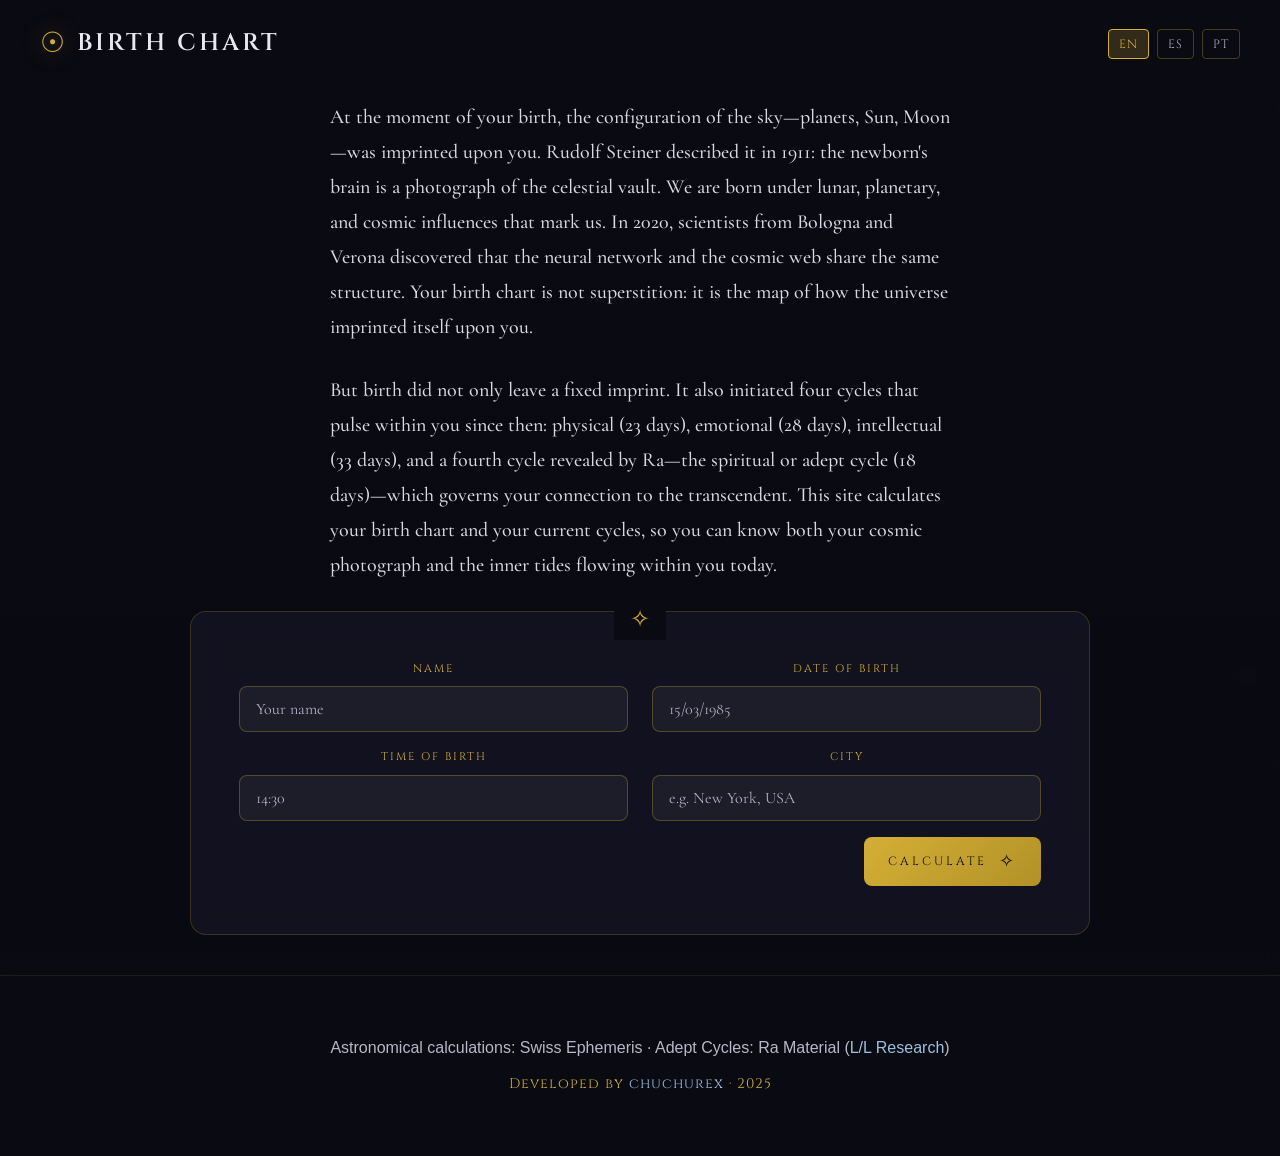
<file: index.html>
<!DOCTYPE html>
<html lang="es">

<head>
    <meta charset="UTF-8">
    <!-- Google Analytics -->
    <script async src="https://www.googletagmanager.com/gtag/js?id=G-T0KJ3RVZ08"></script>
    <script>
        window.dataLayer = window.dataLayer || [];
        function gtag() { dataLayer.push(arguments); }
        gtag('js', new Date());
        gtag('config', 'G-T0KJ3RVZ08');
    </script>
    <meta name="viewport" content="width=device-width, initial-scale=1.0">
    <title>Mapa Natal | Carta Natal Gratis</title>
    <meta name="description" content="Calcula tu carta natal gratis con posiciones planetarias precisas, aspectos, casas y ciclos personales basados en las enseñanzas de Ra. Sin registro, sin costo.">
    <meta name="keywords" content="carta natal, carta astral, horóscopo, astrología, signos zodiacales, ascendente, casas astrológicas, aspectos planetarios, ciclos personales, Ra, Law of One">
    <meta name="author" content="chuchurex">
    <meta name="robots" content="index, follow">
    <link rel="canonical" href="https://mapanatal.org/">
    <link rel="manifest" href="/manifest.webmanifest">
    <meta name="theme-color" content="#d4af37">

    <!-- Open Graph / Facebook -->
    <meta property="og:type" content="website">
    <meta property="og:url" content="https://mapanatal.org/">
    <meta property="og:title" content="Mapa Natal | Carta Natal Gratis">
    <meta property="og:description" content="Calcula tu carta natal gratis con posiciones planetarias precisas, aspectos y ciclos personales. Sin registro, sin costo.">
    <meta property="og:image" content="https://mapanatal.org/share.jpeg">
    <meta property="og:locale" content="es_CL">
    <meta property="og:locale:alternate" content="en_US">
    <meta property="og:locale:alternate" content="pt_BR">

    <!-- Twitter -->
    <meta name="twitter:card" content="summary_large_image">
    <meta name="twitter:url" content="https://mapanatal.org/">
    <meta name="twitter:title" content="Mapa Natal | Carta Natal Gratis">
    <meta name="twitter:description" content="Calcula tu carta natal gratis con posiciones planetarias precisas, aspectos y ciclos personales.">
    <meta name="twitter:image" content="https://mapanatal.org/share.jpeg">

    <!-- Favicon -->
    <link rel="icon" type="image/svg+xml" href="data:image/svg+xml,<svg xmlns='http://www.w3.org/2000/svg' viewBox='0 0 100 100'><text y='.9em' font-size='90'>☉</text></svg>">

    <link rel="preconnect" href="https://fonts.googleapis.com">
    <link rel="preconnect" href="https://fonts.gstatic.com" crossorigin>
    <link href="https://fonts.googleapis.com/css2?family=Cinzel:wght@400;600;700&family=Cormorant+Garamond:ital,wght@0,400;0,500;1,400&display=swap" rel="stylesheet">


    <link rel="stylesheet" href="styles.css?v=1782091375">
    <link rel="stylesheet" href="styles/print.css" media="print">
</head>

<body>
    <!-- Skip Links para accesibilidad -->
    <a href="#birth-form" class="skip-link" data-i18n="a11y.skip_to_form">Saltar al formulario</a>
    <a href="#results" class="skip-link" data-i18n="a11y.skip_to_results">Saltar a resultados</a>

    <div class="stars-container">
        <div class="stars"></div>
        <div class="stars2"></div>
        <div class="stars3"></div>
    </div>

    <header class="header header--expanded" id="calculate" role="banner">
        <div class="header__top">
            <div class="header__logo">
                <span class="header__symbol" aria-hidden="true">☉</span>
                <h1 class="header__title" data-i18n="header.title">Mapa Natal</h1>
            </div>
            <nav class="header__nav hidden" id="results-nav" role="navigation" aria-label="Navegación de resultados" data-i18n-aria="a11y.results_nav">
                <a href="#results" class="header__link" data-i18n="nav.chart">Chart</a>
                <a href="#interpretations" class="header__link" data-i18n="nav.planets">Planets</a>
                <a href="#biorhythms-section" class="header__link" data-i18n="nav.cycles">Personal Cycles</a>
            </nav>
            <div class="lang-selector" role="group" aria-label="Selección de idioma" data-i18n-aria="a11y.lang_selector">
                <button type="button" class="lang-btn" data-lang="en" lang="en" aria-label="English" aria-pressed="false">EN</button>
                <button type="button" class="lang-btn" data-lang="es" lang="es" aria-label="Español" aria-pressed="false">ES</button>
                <button type="button" class="lang-btn" data-lang="pt" lang="pt" aria-label="Português" aria-pressed="false">PT</button>
            </div>
        </div>

        <div class="header__form-container">
            <p class="header__intro" data-i18n="header.intro">En el momento de tu nacimiento, la configuración del cielo —planetas, Sol, Luna— quedó impresa en ti. Rudolf Steiner lo describió en 1911: el cerebro del recién nacido es una fotografía de la bóveda celeste. Nacemos bajo influencias lunares, planetarias y cósmicas que nos marcan. En 2020, científicos de Bolonia y Verona descubrieron que la red neuronal y la red cósmica comparten la misma estructura. Tu carta natal no es superstición: es el mapa de cómo el universo se imprimió en ti.</p>
            <p class="header__intro" data-i18n="header.intro2">Pero el nacimiento no solo dejó una marca fija. También inició cuatro ciclos que pulsan en ti desde entonces: físico (23 días), emocional (28 días), intelectual (33 días) y un cuarto ciclo revelado por Ra —el espiritual o del adepto (18 días)— que gobierna tu conexión con lo trascendente. Este sitio calcula tu carta natal y tus ciclos actuales, para que conozcas tanto tu fotografía cósmica como las mareas internas que fluyen en ti hoy.</p>
            <form id="birth-form" class="birth-form birth-form--compact" role="form" aria-label="Formulario de carta natal" data-i18n-aria="a11y.form_label">
                <div class="form-grid form-grid--inline">
                    <div class="form-group">
                        <label for="name" class="form-label" data-i18n="form.name">Name</label>
                        <input type="text" id="name" name="name" class="form-input" data-i18n-placeholder="form.name_placeholder" placeholder="Your name" required>
                    </div>

                    <div class="form-group">
                        <label for="birth-date" class="form-label" data-i18n="form.date">Date</label>
                        <input type="text" id="birth-date" name="birthDate" class="form-input" data-i18n-placeholder="form.date_placeholder" placeholder="15/03/1985" autocomplete="bday" inputmode="numeric" required>
                    </div>

                    <div class="form-group">
                        <label for="birth-time" class="form-label" data-i18n="form.time">Time</label>
                        <input type="text" id="birth-time" name="birthTime" class="form-input" data-i18n-placeholder="form.time_placeholder" placeholder="14:30" inputmode="numeric" required>
                    </div>

                    <div class="form-group form-group--city">
                        <label for="city" class="form-label" data-i18n="form.city">City</label>
                        <div class="city-autocomplete">
                            <input type="text" id="city" name="city" class="form-input"
                                data-i18n-placeholder="form.city_placeholder" placeholder="e.g. New York, USA"
                                role="combobox" aria-autocomplete="list" aria-expanded="false"
                                aria-controls="city-listbox" autocomplete="off" required>
                            <ul id="city-listbox" class="city-autocomplete__list hidden" role="listbox"></ul>
                        </div>
                    </div>

                    <input type="hidden" id="latitude" name="latitude" value="">
                    <input type="hidden" id="longitude" name="longitude" value="">

                    <div class="form-group form-group--btn">
                        <button type="submit" class="btn btn--primary" id="calculate-btn">
                            <span class="btn__text" data-i18n="form.calculate">Calculate</span>
                            <span class="btn__icon" aria-hidden="true">✧</span>
                        </button>
                    </div>
                </div>
            </form>
        </div>
    </header>

    <div id="loader" class="loader hidden" role="status" aria-live="polite" aria-label="Cargando" data-i18n-aria="a11y.loading">
        <div class="loader__spinner">
            <div class="loader__ring"></div>
            <span class="loader__text" data-i18n="loader.text">Consulting the stars...</span>
        </div>
    </div>

    <main id="results" class="results hidden" role="main" aria-label="Resultados de la carta natal" data-i18n-aria="a11y.main_label">
        <div class="container">
            <div class="results__header">
                <div class="results__actions">
                    <button type="button" id="share-btn" class="btn btn--share">
                        <span class="btn__icon" aria-hidden="true">🔗</span>
                        <span class="btn__text" data-i18n="results.share">Share</span>
                    </button>
                    <button type="button" id="pdf-btn" class="btn btn--pdf">
                        <span class="btn__icon" aria-hidden="true">📄</span>
                        <span class="btn__text" data-i18n="results.pdf">PDF</span>
                    </button>
                </div>
                <h2 class="results__name" id="result-name" data-i18n="results.title">Your Natal Chart</h2>
                <div class="big-three">
                    <div class="big-three__item">
                        <span class="big-three__symbol" aria-hidden="true">☉</span>
                        <span class="big-three__label" data-i18n="results.sun">Sun</span>
                        <span class="big-three__sign" id="sun-sign">--</span>
                    </div>
                    <div class="big-three__item">
                        <span class="big-three__symbol" aria-hidden="true">☽</span>
                        <span class="big-three__label" data-i18n="results.moon">Moon</span>
                        <span class="big-three__sign" id="moon-sign">--</span>
                    </div>
                    <div class="big-three__item">
                        <span class="big-three__symbol" aria-hidden="true">↑</span>
                        <span class="big-three__label" data-i18n="results.ascendant">Ascendant</span>
                        <span class="big-three__sign" id="ascendant">--</span>
                    </div>
                </div>
            </div>

            <div class="summary-section">
                <h3 class="section-title" data-i18n="results.summary">Chart Summary</h3>
                <div id="summary-container"></div>
            </div>

            <div class="chart-container">
                <div id="chart" class="chart"></div>
            </div>

            <div class="planets-table" id="interpretations">
                <h3 class="section-title" data-i18n="results.positions">Planetary Positions</h3>
                <div class="planets-grid" id="planets-grid"></div>
            </div>

            <div class="interpretations interpretations--balance">
                <h3 class="section-title" data-i18n="results.balance">Energy Balance</h3>
                <p class="section-subtitle" data-i18n="results.balance_sub">The distribution of elements and modalities in your chart</p>
                <div id="element-modality-container"></div>
            </div>

            <div class="interpretations">
                <h3 class="section-title" data-i18n="results.essence">Your Essence: Sun, Moon and Ascendant</h3>

                <article class="interpretation-card" id="sun-interpretation">
                    <header class="interpretation-card__header">
                        <span class="interpretation-card__symbol" aria-hidden="true">☉</span>
                        <h4 class="interpretation-card__title" data-i18n="results.your_sun">Your Sun</h4>
                    </header>
                    <p class="interpretation-card__text"></p>
                </article>

                <article class="interpretation-card" id="moon-interpretation">
                    <header class="interpretation-card__header">
                        <span class="interpretation-card__symbol" aria-hidden="true">☽</span>
                        <h4 class="interpretation-card__title" data-i18n="results.your_moon">Your Moon</h4>
                    </header>
                    <p class="interpretation-card__text"></p>
                </article>

                <article class="interpretation-card" id="asc-interpretation">
                    <header class="interpretation-card__header">
                        <span class="interpretation-card__symbol" aria-hidden="true">↑</span>
                        <h4 class="interpretation-card__title" data-i18n="results.your_asc">Your Ascendant</h4>
                    </header>
                    <p class="interpretation-card__text"></p>
                </article>
            </div>

            <div class="interpretations interpretations--planets hidden" id="planets-houses-section">
                <h3 class="section-title" data-i18n="results.houses">Planets in Houses</h3>
                <div id="planets-interpretations" class="planets-interpretations-grid"></div>
            </div>

            <div class="interpretations interpretations--aspects hidden" id="aspects-section">
                <h3 class="section-title" data-i18n="results.aspects">Planetary Aspects</h3>
                <p class="section-subtitle" data-i18n="results.aspects_sub">The relationships between your planets reveal inner dynamics</p>
                <div id="aspects-interpretations" class="aspects-interpretations-grid"></div>
            </div>

            <div class="interpretations interpretations--biorhythms" id="biorhythms-section">
                <h3 class="section-title" data-i18n="results.cycles">Personal Cycles</h3>
                <p class="section-subtitle" data-i18n="results.cycles_sub">The rhythms of being according to Ra's teachings</p>
                <p class="cycles-explanation" data-i18n="results.cycles_explanation">Los tres primeros ciclos fueron propuestos en Occidente entre finales del siglo XIX y los años 1920 por Wilhelm Fliess, Hermann Swoboda y Alfred Teltscher. Aunque populares en los años 70, los estudios científicos no han logrado validarlos de forma concluyente. El cuarto ciclo —el espiritual de 18 días— proviene exclusivamente del Material Ra. Más que predicciones, estos ciclos son una herramienta de auto-observación: un marco para notar patrones en tu energía, ánimo, claridad mental y apertura espiritual. Puedes usarlos para elegir días favorables para esfuerzo físico, conversaciones importantes, decisiones complejas o práctica meditativa. Ra mismo los relativiza: "son interesantes pero no críticos". No determinan nada. Simplemente iluminan.</p>
                <div id="biorhythms-container"></div>
            </div>
        </div>
    </main>

    <footer class="footer" role="contentinfo">
        <div class="container">
            <p class="footer__text">
                <span data-i18n="footer.calculations">Astronomical calculations: Swiss Ephemeris</span> ·
                <span>Adept Cycles: Ra Material (<a href="https://llresearch.org" target="_blank" rel="noopener" class="footer__link" data-i18n="footer.llresearch">L/L Research</a>)</span>
            </p>
            <p class="footer__credits">
                <span data-i18n="footer.developed">Desarrollado por</span> <a href="https://chuchurex.cl" target="_blank" rel="noopener" class="footer__link">chuchurex</a> · 2025
            </p>
        </div>
    </footer>

    <script src="app.js?v=1782091375"></script>
</body>

</html>
</file>
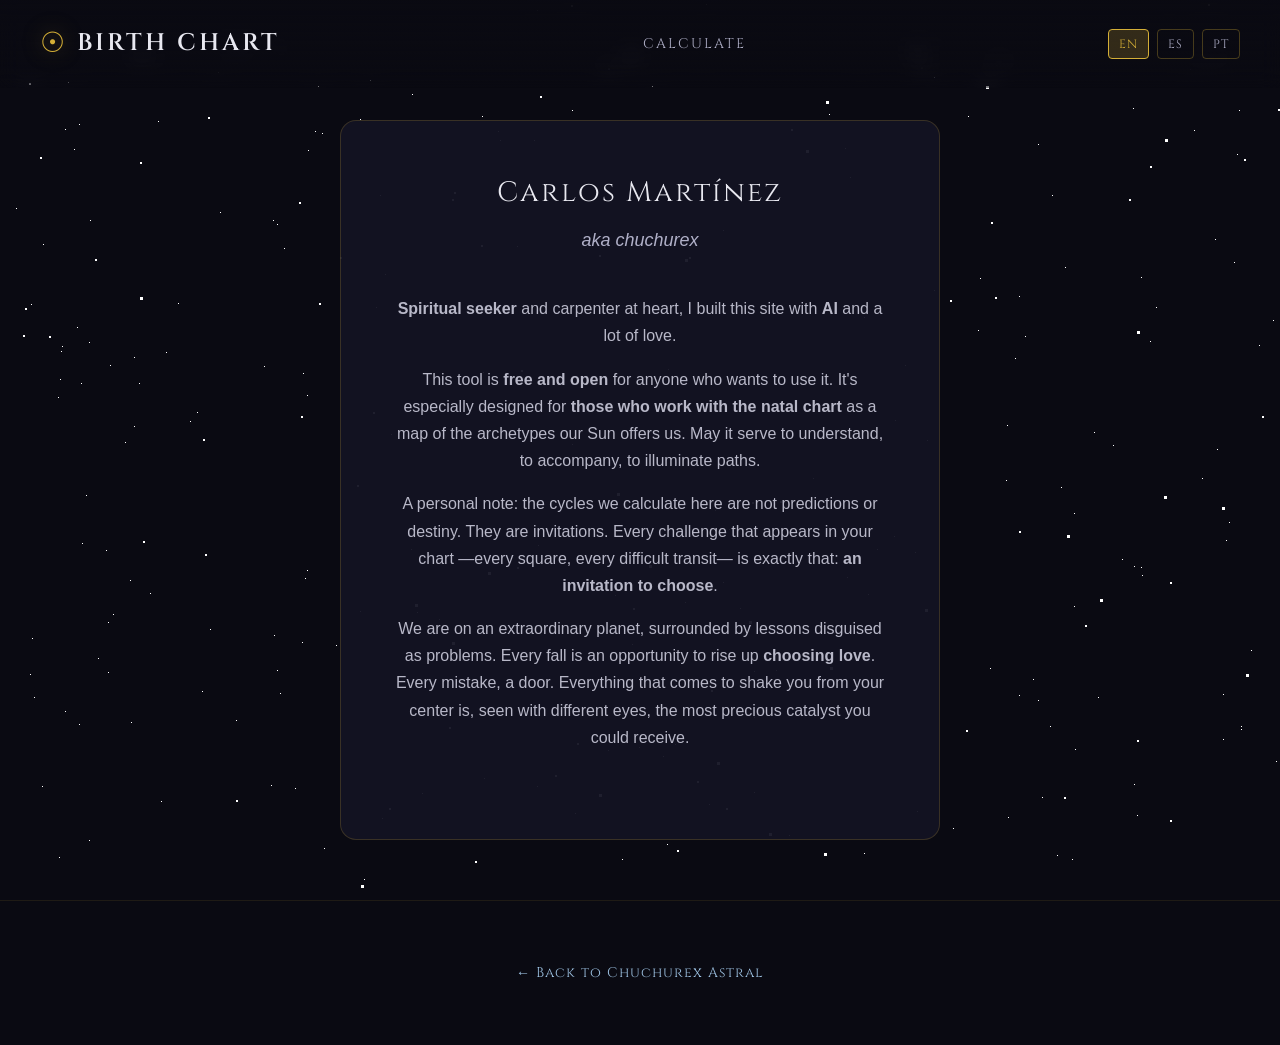
<file: about/index.html>
<!DOCTYPE html>
<html lang="en">
<head>
    <meta charset="UTF-8">
    <!-- Google Analytics -->
    <script async src="https://www.googletagmanager.com/gtag/js?id=G-T0KJ3RVZ08"></script>
    <script>
      window.dataLayer = window.dataLayer || [];
      function gtag(){dataLayer.push(arguments);}
      gtag('js', new Date());
      gtag('config', 'G-T0KJ3RVZ08');
    </script>
    <meta name="viewport" content="width=device-width, initial-scale=1.0">
    <title>About chuchurex | Mapa Natal</title>
    <meta name="description" content="Conoce al creador de Mapa Natal. Un regalo gratuito para explorar tu carta natal y ciclos personales.">
    <meta name="author" content="chuchurex">
    <meta name="robots" content="index, follow">
    <link rel="canonical" href="https://mapanatal.org/about/">

    <!-- Open Graph -->
    <meta property="og:type" content="profile">
    <meta property="og:url" content="https://mapanatal.org/about/">
    <meta property="og:title" content="About chuchurex | Mapa Natal">
    <meta property="og:description" content="Conoce al creador de Mapa Natal. Un regalo gratuito para explorar tu carta natal.">
    <meta property="og:image" content="https://mapanatal.org/share.jpeg">

    <!-- Favicon -->
    <link rel="icon" type="image/svg+xml" href="data:image/svg+xml,<svg xmlns='http://www.w3.org/2000/svg' viewBox='0 0 100 100'><text y='.9em' font-size='90'>☉</text></svg>">

    <link rel="preconnect" href="https://fonts.googleapis.com">
    <link rel="preconnect" href="https://fonts.gstatic.com" crossorigin>
    <link href="https://fonts.googleapis.com/css2?family=Cinzel:wght@400;600;700&family=Cormorant+Garamond:ital,wght@0,400;0,500;1,400&display=swap" rel="stylesheet">

    <link rel="stylesheet" href="/styles.css?v=1782091375">
</head>
<body>
    <div class="stars-container">
        <div class="stars"></div>
        <div class="stars2"></div>
        <div class="stars3"></div>
    </div>

    <header class="header">
        <div class="header__logo">
            <a href="/" style="text-decoration: none; display: flex; align-items: center; gap: 12px;">
                <span class="header__symbol" aria-hidden="true">☉</span>
                <h1 class="header__title" data-i18n="header.title">Mapa Natal</h1>
            </a>
        </div>
        <nav class="header__nav">
            <a href="/" class="header__link" data-i18n="nav.calculate">Calculate</a>
        </nav>
        <div class="lang-selector" role="group" aria-label="Selección de idioma" data-i18n-aria="a11y.lang_selector">
            <button type="button" class="lang-btn" data-lang="en" lang="en" aria-label="English" aria-pressed="false">EN</button>
            <button type="button" class="lang-btn" data-lang="es" lang="es" aria-label="Español" aria-pressed="false">ES</button>
            <button type="button" class="lang-btn" data-lang="pt" lang="pt" aria-label="Português" aria-pressed="false">PT</button>
        </div>
    </header>

    <main class="about">
        <div class="container">
            <div class="about__content">
                <div class="about__header">
                    <h2 class="about__name" data-i18n="about.name">Carlos Martínez</h2>
                    <p class="about__aka" data-i18n="about.aka">aka chuchurex</p>
                </div>

                <div class="about__bio">
                    <p data-i18n="about.bio1" data-i18n-html="true">This site was born from cosmic curiosity and the teachings of Ra.</p>
                </div>
            </div>
        </div>
    </main>

    <footer class="footer">
        <div class="container">
            <p class="footer__credits">
                <a href="/" class="footer__link" data-i18n="about.back">← Back to Natal Chart</a>
            </p>
        </div>
    </footer>

    <script src="/app.js?v=1782091375"></script>
</body>
</html>
</file>
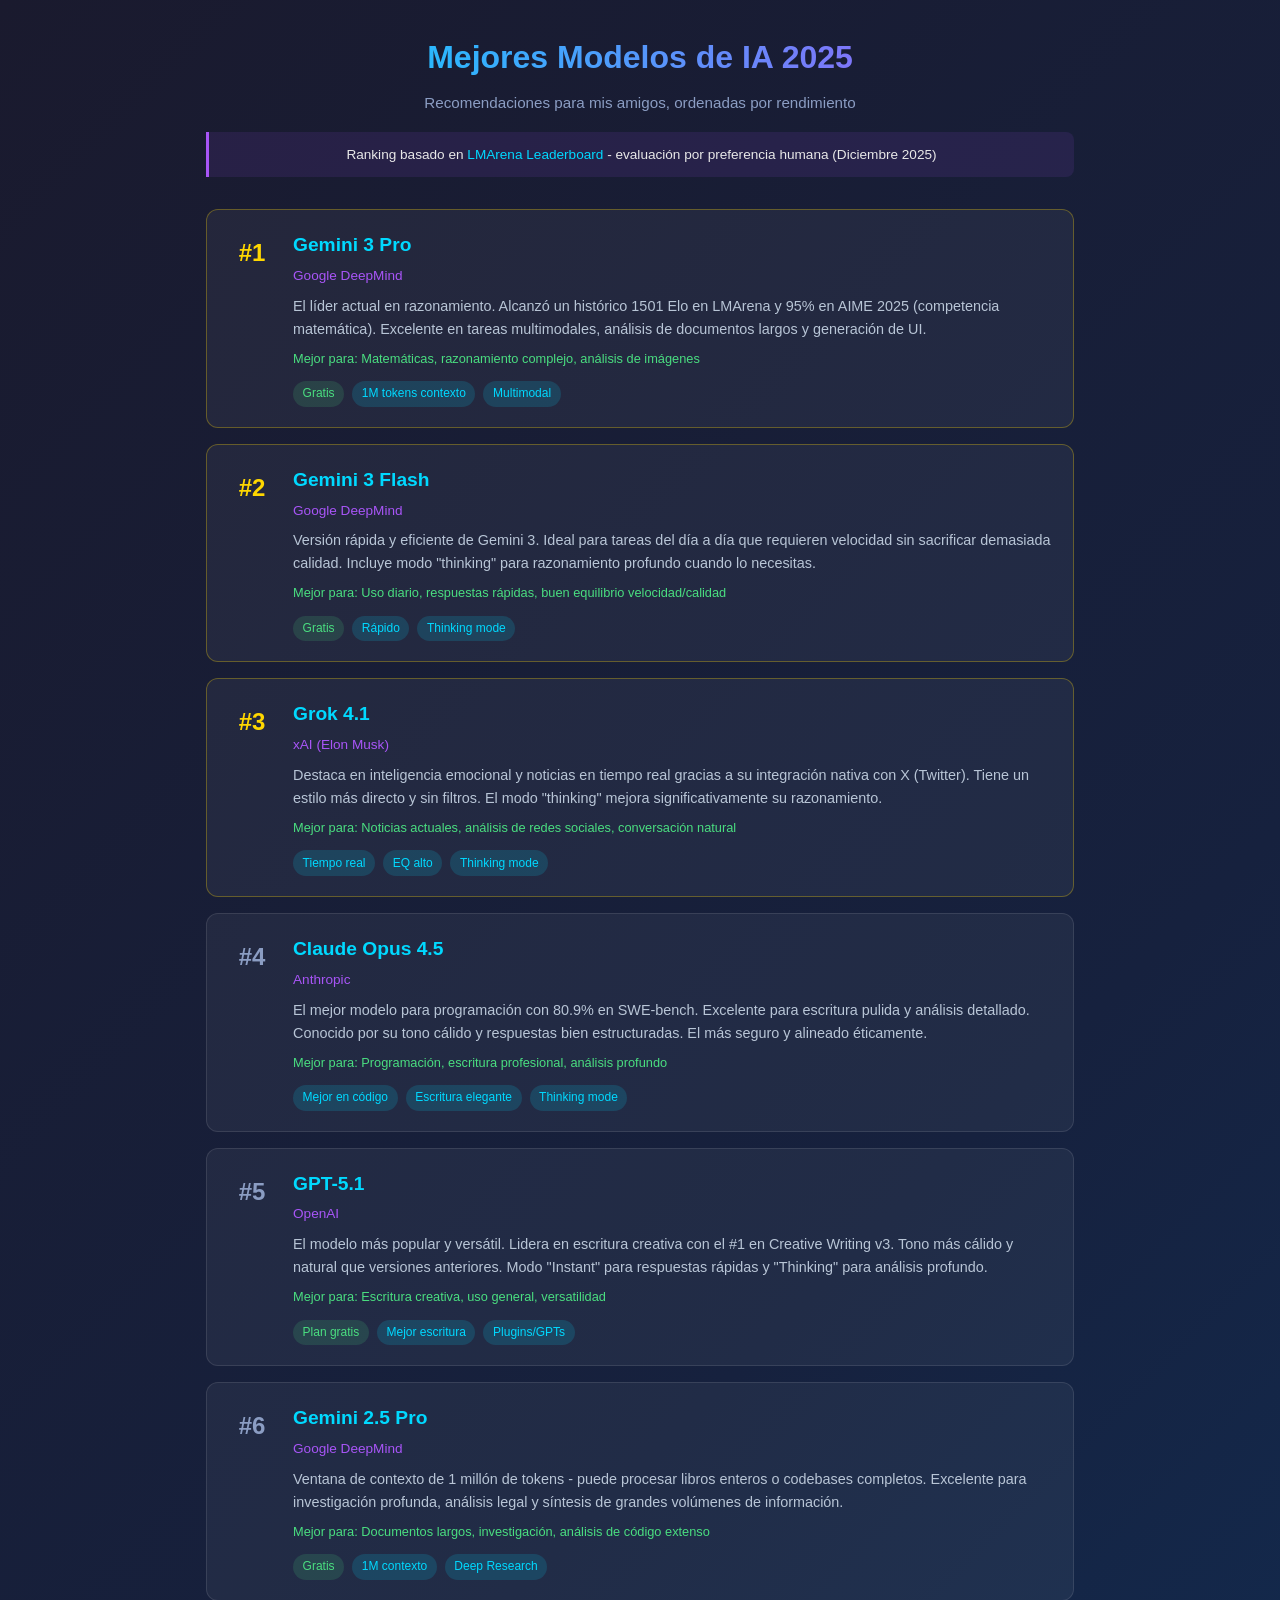
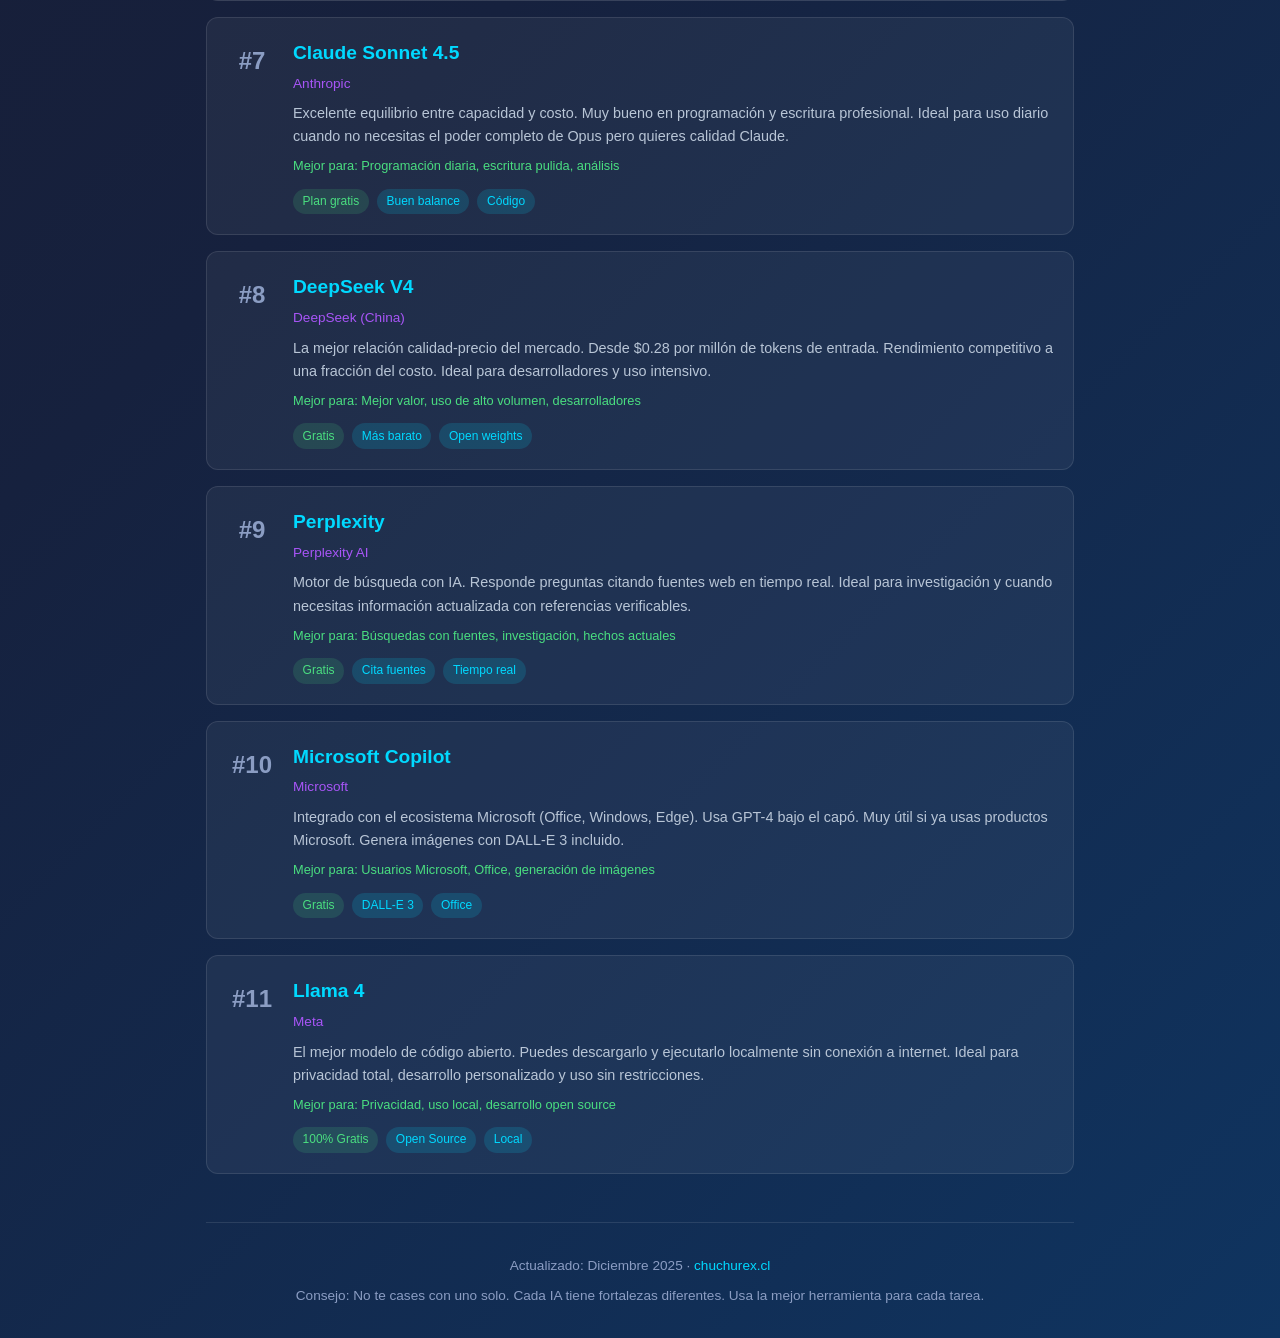
<file: modelos-de-ia/index.html>
<!DOCTYPE html>
<html lang="es">
<head>
    <meta charset="UTF-8">
    <meta name="viewport" content="width=device-width, initial-scale=1.0">
    <title>Mejores Modelos de IA 2025 - Recomendaciones</title>
    <style>
        * {
            margin: 0;
            padding: 0;
            box-sizing: border-box;
        }

        body {
            font-family: -apple-system, BlinkMacSystemFont, 'Segoe UI', Roboto, Oxygen, Ubuntu, sans-serif;
            background: linear-gradient(135deg, #1a1a2e 0%, #16213e 50%, #0f3460 100%);
            min-height: 100vh;
            color: #e8e8e8;
            line-height: 1.6;
        }

        .container {
            max-width: 900px;
            margin: 0 auto;
            padding: 2rem 1rem;
        }

        header {
            text-align: center;
            margin-bottom: 2rem;
        }

        h1 {
            font-size: 2rem;
            margin-bottom: 0.5rem;
            background: linear-gradient(90deg, #00d9ff, #a855f7);
            -webkit-background-clip: text;
            -webkit-text-fill-color: transparent;
            background-clip: text;
        }

        .subtitle {
            color: #8b9dc3;
            font-size: 0.95rem;
        }

        .ranking-source {
            margin-top: 1rem;
            padding: 0.75rem 1rem;
            background: rgba(168, 85, 247, 0.1);
            border-left: 3px solid #a855f7;
            border-radius: 0 8px 8px 0;
            font-size: 0.85rem;
        }

        .ranking-source a {
            color: #00d9ff;
            text-decoration: none;
        }

        .ranking-source a:hover {
            text-decoration: underline;
        }

        .models-list {
            display: flex;
            flex-direction: column;
            gap: 1rem;
        }

        .model-card {
            background: rgba(255, 255, 255, 0.05);
            border: 1px solid rgba(255, 255, 255, 0.1);
            border-radius: 12px;
            padding: 1.25rem;
            transition: transform 0.2s, box-shadow 0.2s;
            display: grid;
            grid-template-columns: 50px 1fr;
            gap: 1rem;
            align-items: start;
        }

        .model-card:hover {
            transform: translateY(-2px);
            box-shadow: 0 8px 25px rgba(0, 217, 255, 0.15);
            border-color: rgba(0, 217, 255, 0.3);
        }

        .model-card.top-3 {
            border-color: rgba(255, 215, 0, 0.3);
        }

        .model-card.top-3:hover {
            box-shadow: 0 8px 25px rgba(255, 215, 0, 0.2);
        }

        .rank {
            font-size: 1.5rem;
            font-weight: 700;
            color: #8b9dc3;
            text-align: center;
            padding-top: 0.25rem;
        }

        .top-3 .rank {
            color: #ffd700;
        }

        .model-info h2 {
            font-size: 1.2rem;
            margin-bottom: 0.25rem;
            color: #fff;
        }

        .model-info h2 a {
            color: #00d9ff;
            text-decoration: none;
        }

        .model-info h2 a:hover {
            text-decoration: underline;
        }

        .company {
            font-size: 0.85rem;
            color: #a855f7;
            margin-bottom: 0.5rem;
        }

        .description {
            font-size: 0.9rem;
            color: #b8c5d6;
        }

        .best-for {
            margin-top: 0.5rem;
            font-size: 0.8rem;
            color: #4ade80;
        }

        .tags {
            display: flex;
            flex-wrap: wrap;
            gap: 0.5rem;
            margin-top: 0.75rem;
        }

        .tag {
            background: rgba(0, 217, 255, 0.15);
            color: #00d9ff;
            padding: 0.2rem 0.6rem;
            border-radius: 20px;
            font-size: 0.75rem;
        }

        .tag.free {
            background: rgba(74, 222, 128, 0.15);
            color: #4ade80;
        }

        footer {
            text-align: center;
            margin-top: 3rem;
            padding-top: 2rem;
            border-top: 1px solid rgba(255, 255, 255, 0.1);
            color: #8b9dc3;
            font-size: 0.85rem;
        }

        footer a {
            color: #00d9ff;
            text-decoration: none;
        }

        footer a:hover {
            text-decoration: underline;
        }

        @media (max-width: 600px) {
            h1 {
                font-size: 1.5rem;
            }

            .model-card {
                grid-template-columns: 40px 1fr;
                padding: 1rem;
            }

            .rank {
                font-size: 1.2rem;
            }
        }
    </style>
</head>
<body>
    <div class="container">
        <header>
            <h1>Mejores Modelos de IA 2025</h1>
            <p class="subtitle">Recomendaciones para mis amigos, ordenadas por rendimiento</p>
            <div class="ranking-source">
                Ranking basado en <a href="https://lmarena.ai/?leaderboard" target="_blank">LMArena Leaderboard</a> -
                evaluación por preferencia humana (Diciembre 2025)
            </div>
        </header>

        <div class="models-list">

            <article class="model-card top-3">
                <div class="rank">#1</div>
                <div class="model-info">
                    <h2><a href="https://gemini.google.com/" target="_blank">Gemini 3 Pro</a></h2>
                    <div class="company">Google DeepMind</div>
                    <p class="description">
                        El líder actual en razonamiento. Alcanzó un histórico 1501 Elo en LMArena y 95% en AIME 2025 (competencia matemática).
                        Excelente en tareas multimodales, análisis de documentos largos y generación de UI.
                    </p>
                    <p class="best-for">Mejor para: Matemáticas, razonamiento complejo, análisis de imágenes</p>
                    <div class="tags">
                        <span class="tag free">Gratis</span>
                        <span class="tag">1M tokens contexto</span>
                        <span class="tag">Multimodal</span>
                    </div>
                </div>
            </article>

            <article class="model-card top-3">
                <div class="rank">#2</div>
                <div class="model-info">
                    <h2><a href="https://gemini.google.com/" target="_blank">Gemini 3 Flash</a></h2>
                    <div class="company">Google DeepMind</div>
                    <p class="description">
                        Versión rápida y eficiente de Gemini 3. Ideal para tareas del día a día que requieren velocidad sin sacrificar demasiada calidad.
                        Incluye modo "thinking" para razonamiento profundo cuando lo necesitas.
                    </p>
                    <p class="best-for">Mejor para: Uso diario, respuestas rápidas, buen equilibrio velocidad/calidad</p>
                    <div class="tags">
                        <span class="tag free">Gratis</span>
                        <span class="tag">Rápido</span>
                        <span class="tag">Thinking mode</span>
                    </div>
                </div>
            </article>

            <article class="model-card top-3">
                <div class="rank">#3</div>
                <div class="model-info">
                    <h2><a href="https://grok.x.ai/" target="_blank">Grok 4.1</a></h2>
                    <div class="company">xAI (Elon Musk)</div>
                    <p class="description">
                        Destaca en inteligencia emocional y noticias en tiempo real gracias a su integración nativa con X (Twitter).
                        Tiene un estilo más directo y sin filtros. El modo "thinking" mejora significativamente su razonamiento.
                    </p>
                    <p class="best-for">Mejor para: Noticias actuales, análisis de redes sociales, conversación natural</p>
                    <div class="tags">
                        <span class="tag">Tiempo real</span>
                        <span class="tag">EQ alto</span>
                        <span class="tag">Thinking mode</span>
                    </div>
                </div>
            </article>

            <article class="model-card">
                <div class="rank">#4</div>
                <div class="model-info">
                    <h2><a href="https://claude.ai/" target="_blank">Claude Opus 4.5</a></h2>
                    <div class="company">Anthropic</div>
                    <p class="description">
                        El mejor modelo para programación con 80.9% en SWE-bench. Excelente para escritura pulida y análisis detallado.
                        Conocido por su tono cálido y respuestas bien estructuradas. El más seguro y alineado éticamente.
                    </p>
                    <p class="best-for">Mejor para: Programación, escritura profesional, análisis profundo</p>
                    <div class="tags">
                        <span class="tag">Mejor en código</span>
                        <span class="tag">Escritura elegante</span>
                        <span class="tag">Thinking mode</span>
                    </div>
                </div>
            </article>

            <article class="model-card">
                <div class="rank">#5</div>
                <div class="model-info">
                    <h2><a href="https://chatgpt.com/" target="_blank">GPT-5.1</a></h2>
                    <div class="company">OpenAI</div>
                    <p class="description">
                        El modelo más popular y versátil. Lidera en escritura creativa con el #1 en Creative Writing v3.
                        Tono más cálido y natural que versiones anteriores. Modo "Instant" para respuestas rápidas y "Thinking" para análisis profundo.
                    </p>
                    <p class="best-for">Mejor para: Escritura creativa, uso general, versatilidad</p>
                    <div class="tags">
                        <span class="tag free">Plan gratis</span>
                        <span class="tag">Mejor escritura</span>
                        <span class="tag">Plugins/GPTs</span>
                    </div>
                </div>
            </article>

            <article class="model-card">
                <div class="rank">#6</div>
                <div class="model-info">
                    <h2><a href="https://gemini.google.com/" target="_blank">Gemini 2.5 Pro</a></h2>
                    <div class="company">Google DeepMind</div>
                    <p class="description">
                        Ventana de contexto de 1 millón de tokens - puede procesar libros enteros o codebases completos.
                        Excelente para investigación profunda, análisis legal y síntesis de grandes volúmenes de información.
                    </p>
                    <p class="best-for">Mejor para: Documentos largos, investigación, análisis de código extenso</p>
                    <div class="tags">
                        <span class="tag free">Gratis</span>
                        <span class="tag">1M contexto</span>
                        <span class="tag">Deep Research</span>
                    </div>
                </div>
            </article>

            <article class="model-card">
                <div class="rank">#7</div>
                <div class="model-info">
                    <h2><a href="https://claude.ai/" target="_blank">Claude Sonnet 4.5</a></h2>
                    <div class="company">Anthropic</div>
                    <p class="description">
                        Excelente equilibrio entre capacidad y costo. Muy bueno en programación y escritura profesional.
                        Ideal para uso diario cuando no necesitas el poder completo de Opus pero quieres calidad Claude.
                    </p>
                    <p class="best-for">Mejor para: Programación diaria, escritura pulida, análisis</p>
                    <div class="tags">
                        <span class="tag free">Plan gratis</span>
                        <span class="tag">Buen balance</span>
                        <span class="tag">Código</span>
                    </div>
                </div>
            </article>

            <article class="model-card">
                <div class="rank">#8</div>
                <div class="model-info">
                    <h2><a href="https://chat.deepseek.com/" target="_blank">DeepSeek V4</a></h2>
                    <div class="company">DeepSeek (China)</div>
                    <p class="description">
                        La mejor relación calidad-precio del mercado. Desde $0.28 por millón de tokens de entrada.
                        Rendimiento competitivo a una fracción del costo. Ideal para desarrolladores y uso intensivo.
                    </p>
                    <p class="best-for">Mejor para: Mejor valor, uso de alto volumen, desarrolladores</p>
                    <div class="tags">
                        <span class="tag free">Gratis</span>
                        <span class="tag">Más barato</span>
                        <span class="tag">Open weights</span>
                    </div>
                </div>
            </article>

            <article class="model-card">
                <div class="rank">#9</div>
                <div class="model-info">
                    <h2><a href="https://www.perplexity.ai/" target="_blank">Perplexity</a></h2>
                    <div class="company">Perplexity AI</div>
                    <p class="description">
                        Motor de búsqueda con IA. Responde preguntas citando fuentes web en tiempo real.
                        Ideal para investigación y cuando necesitas información actualizada con referencias verificables.
                    </p>
                    <p class="best-for">Mejor para: Búsquedas con fuentes, investigación, hechos actuales</p>
                    <div class="tags">
                        <span class="tag free">Gratis</span>
                        <span class="tag">Cita fuentes</span>
                        <span class="tag">Tiempo real</span>
                    </div>
                </div>
            </article>

            <article class="model-card">
                <div class="rank">#10</div>
                <div class="model-info">
                    <h2><a href="https://copilot.microsoft.com/" target="_blank">Microsoft Copilot</a></h2>
                    <div class="company">Microsoft</div>
                    <p class="description">
                        Integrado con el ecosistema Microsoft (Office, Windows, Edge). Usa GPT-4 bajo el capó.
                        Muy útil si ya usas productos Microsoft. Genera imágenes con DALL-E 3 incluido.
                    </p>
                    <p class="best-for">Mejor para: Usuarios Microsoft, Office, generación de imágenes</p>
                    <div class="tags">
                        <span class="tag free">Gratis</span>
                        <span class="tag">DALL-E 3</span>
                        <span class="tag">Office</span>
                    </div>
                </div>
            </article>

            <article class="model-card">
                <div class="rank">#11</div>
                <div class="model-info">
                    <h2><a href="https://llama.meta.com/" target="_blank">Llama 4</a></h2>
                    <div class="company">Meta</div>
                    <p class="description">
                        El mejor modelo de código abierto. Puedes descargarlo y ejecutarlo localmente sin conexión a internet.
                        Ideal para privacidad total, desarrollo personalizado y uso sin restricciones.
                    </p>
                    <p class="best-for">Mejor para: Privacidad, uso local, desarrollo open source</p>
                    <div class="tags">
                        <span class="tag free">100% Gratis</span>
                        <span class="tag">Open Source</span>
                        <span class="tag">Local</span>
                    </div>
                </div>
            </article>

        </div>

        <footer>
            <p>
                Actualizado: Diciembre 2025 ·
                <a href="https://chuchurex.cl/">chuchurex.cl</a>
            </p>
            <p style="margin-top: 0.5rem;">
                Consejo: No te cases con uno solo. Cada IA tiene fortalezas diferentes.
                Usa la mejor herramienta para cada tarea.
            </p>
        </footer>
    </div>
</body>
</html>
</file>
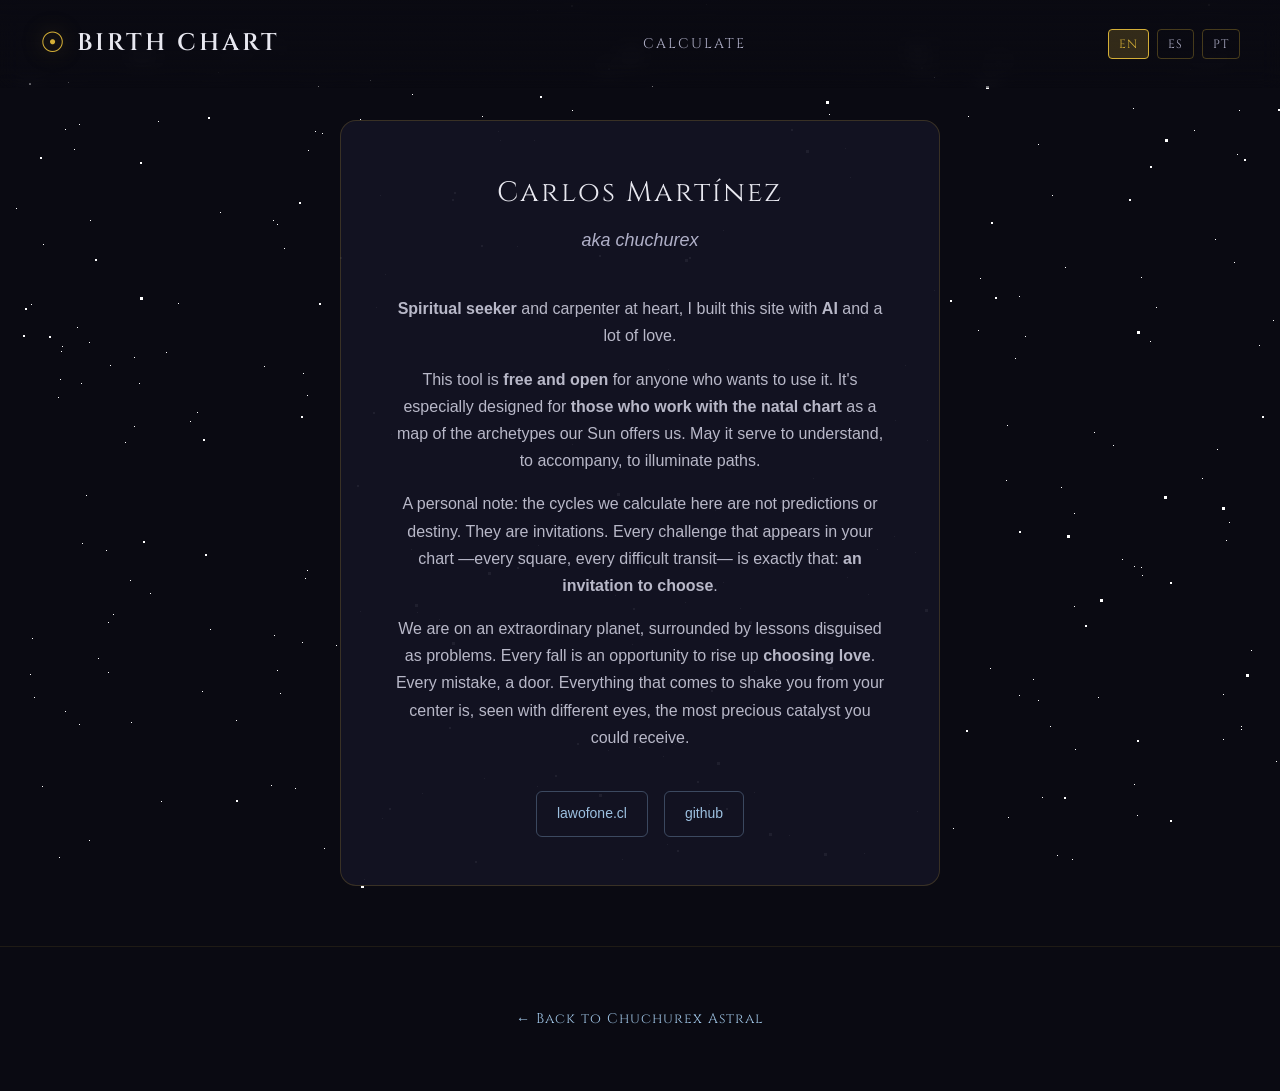
<file: about.html>
<!DOCTYPE html>
<html lang="en">
<head>
    <meta charset="UTF-8">
    <!-- Google Analytics -->
    <script async src="https://www.googletagmanager.com/gtag/js?id=G-T0KJ3RVZ08"></script>
    <script>
      window.dataLayer = window.dataLayer || [];
      function gtag(){dataLayer.push(arguments);}
      gtag('js', new Date());
      gtag('config', 'G-T0KJ3RVZ08');
    </script>
    <meta name="viewport" content="width=device-width, initial-scale=1.0">
    <title>About chuchurex | Chuchurex Astral</title>
    <meta name="description" content="Conoce al creador de Chuchurex Astral. Un regalo gratuito para explorar tu carta natal y ciclos personales.">
    <meta name="author" content="chuchurex">
    <meta name="robots" content="index, follow">
    <link rel="canonical" href="https://chuchurex.cl/about.html">

    <!-- Open Graph -->
    <meta property="og:type" content="profile">
    <meta property="og:url" content="https://chuchurex.cl/about.html">
    <meta property="og:title" content="About chuchurex | Chuchurex Astral">
    <meta property="og:description" content="Conoce al creador de Chuchurex Astral. Un regalo gratuito para explorar tu carta natal.">
    <meta property="og:image" content="https://chuchurex.cl/share.jpeg">

    <!-- Favicon -->
    <link rel="icon" type="image/svg+xml" href="data:image/svg+xml,<svg xmlns='http://www.w3.org/2000/svg' viewBox='0 0 100 100'><text y='.9em' font-size='90'>☉</text></svg>">

    <link rel="preconnect" href="https://fonts.googleapis.com">
    <link rel="preconnect" href="https://fonts.gstatic.com" crossorigin>
    <link href="https://fonts.googleapis.com/css2?family=Cinzel:wght@400;600;700&family=Cormorant+Garamond:ital,wght@0,400;0,500;1,400&display=swap" rel="stylesheet">

    <link rel="stylesheet" href="styles.css?v=1">
</head>
<body>
    <div class="stars-container">
        <div class="stars"></div>
        <div class="stars2"></div>
        <div class="stars3"></div>
    </div>

    <header class="header">
        <div class="header__logo">
            <a href="/" style="text-decoration: none; display: flex; align-items: center; gap: 12px;">
                <span class="header__symbol">☉</span>
                <h1 class="header__title" data-i18n="header.title">Chuchurex Astral</h1>
            </a>
        </div>
        <nav class="header__nav">
            <a href="/" class="header__link" data-i18n="nav.calculate">Calculate</a>
        </nav>
        <div class="lang-selector">
            <button class="lang-btn" data-lang="en">EN</button>
            <button class="lang-btn" data-lang="es">ES</button>
            <button class="lang-btn" data-lang="pt">PT</button>
        </div>
    </header>

    <main class="about">
        <div class="container">
            <div class="about__content">
                <div class="about__header">
                    <h2 class="about__name" data-i18n="about.name">Carlos Martínez</h2>
                    <p class="about__aka" data-i18n="about.aka">aka chuchurex</p>
                </div>

                <div class="about__bio">
                    <p data-i18n="about.bio1" data-i18n-html="true">This site was born from cosmic curiosity and the teachings of Ra.</p>
                </div>

                <div class="about__links">
                    <a href="https://lawofone.cl" target="_blank" rel="noopener" class="about__link">lawofone.cl</a>
                    <a href="https://github.com/chuchurex" target="_blank" rel="noopener" class="about__link" data-i18n="about.github">github</a>
                </div>
            </div>
        </div>
    </main>

    <footer class="footer">
        <div class="container">
            <p class="footer__credits">
                <a href="/" class="footer__link" data-i18n="about.back">← Back to Natal Chart</a>
            </p>
        </div>
    </footer>

    <script src="app.js?v=1"></script>
</body>
</html>
</file>
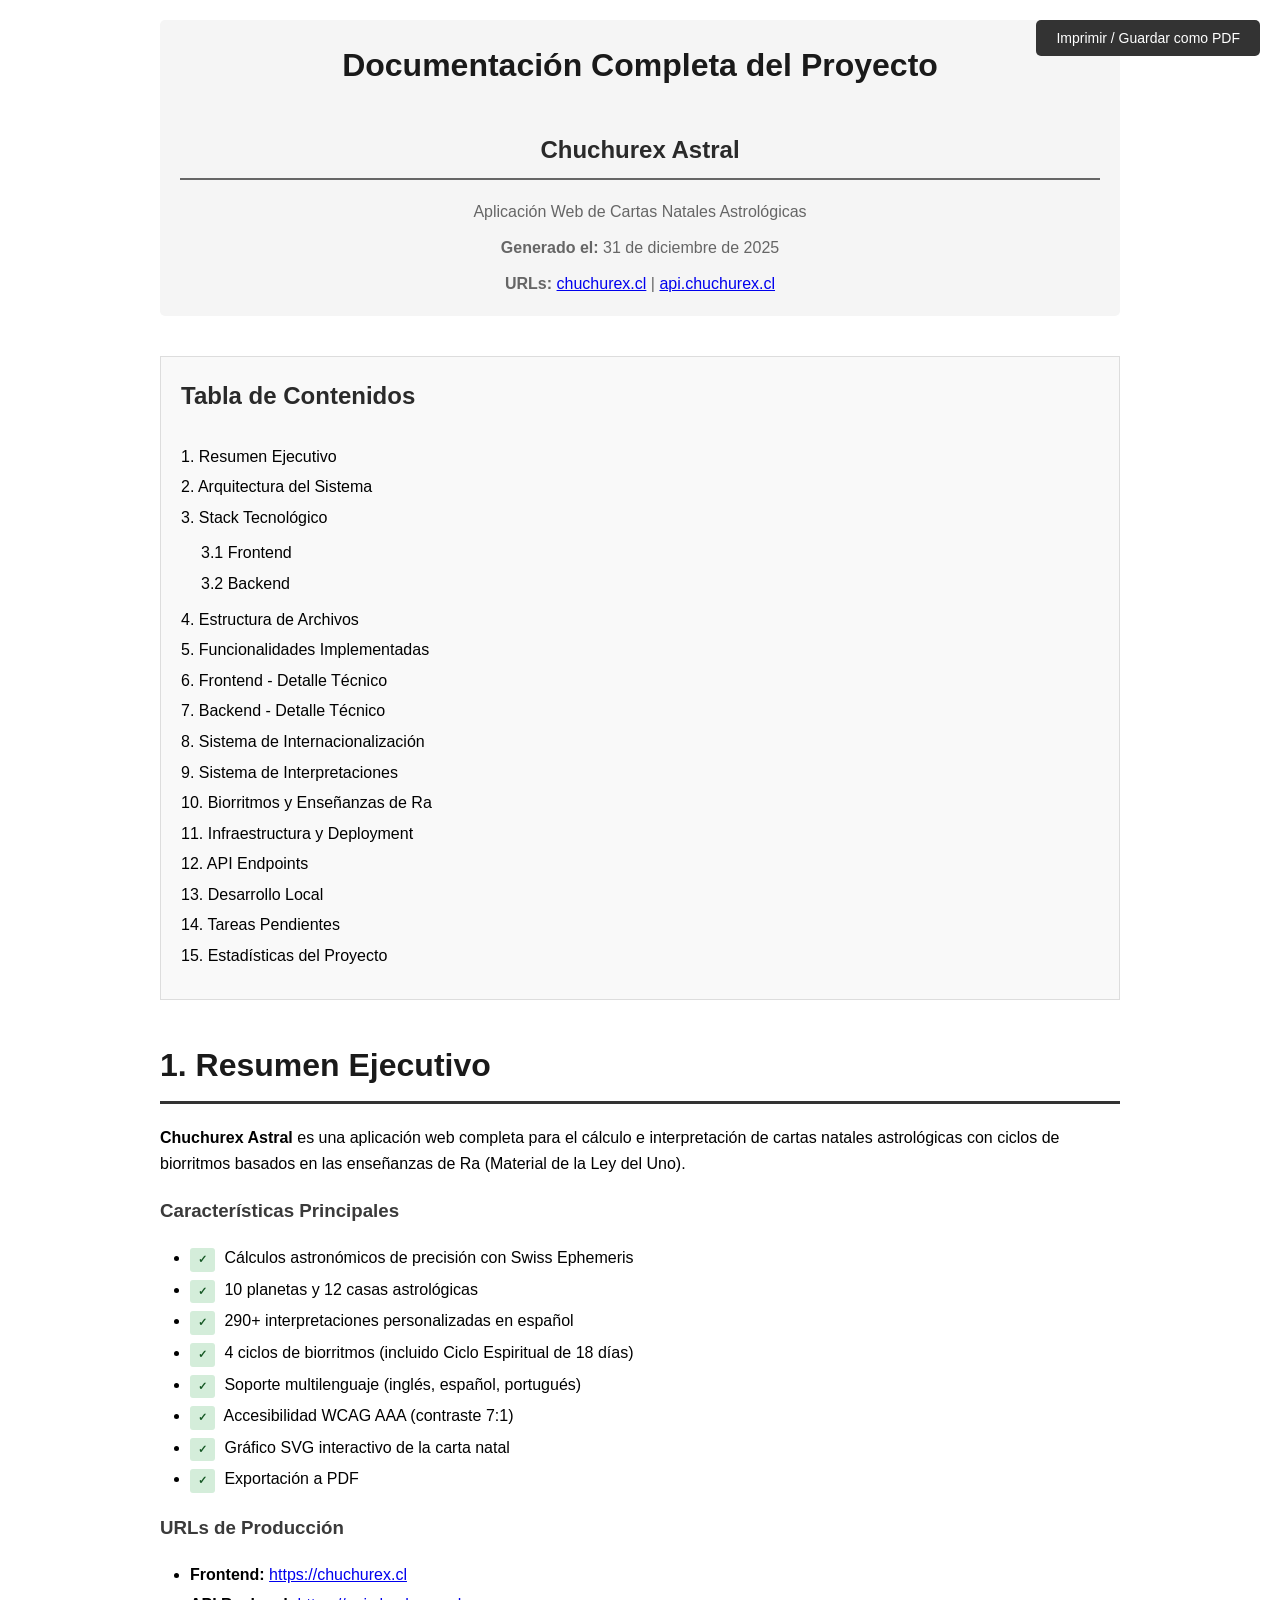
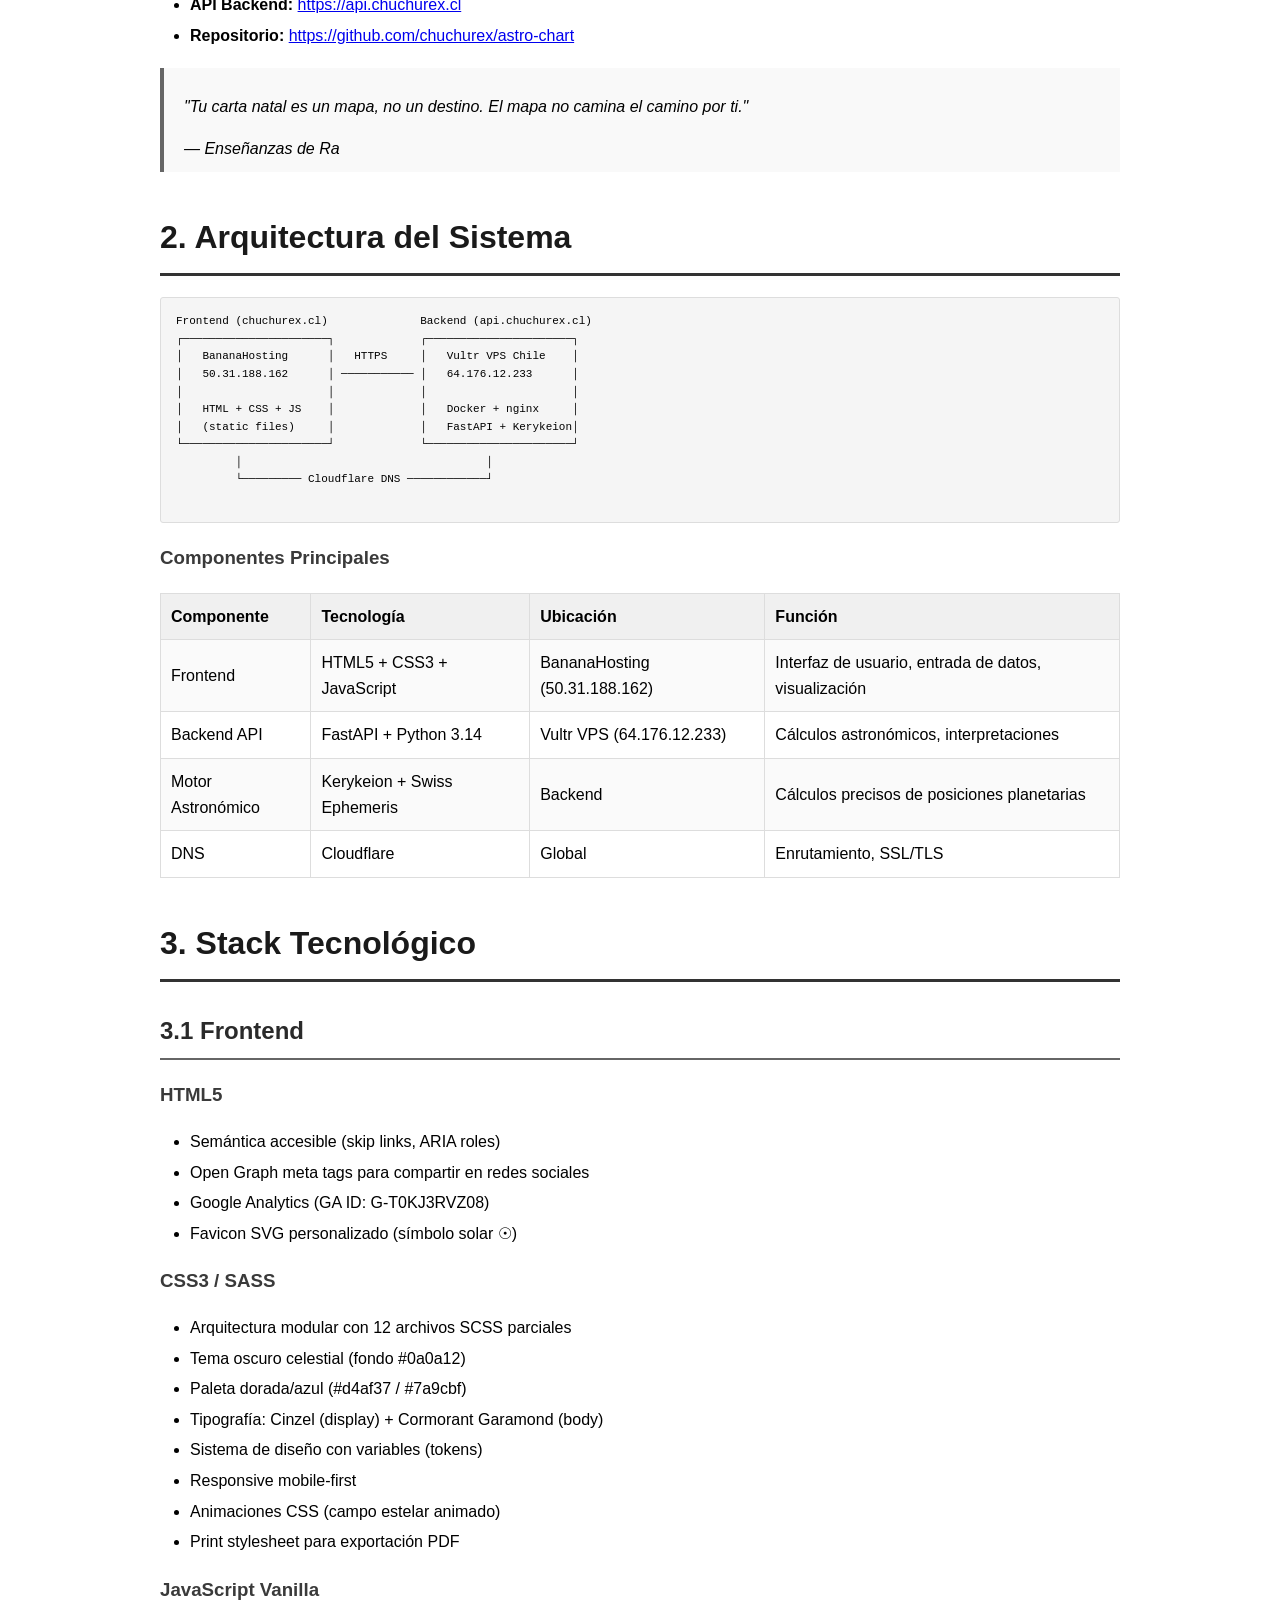
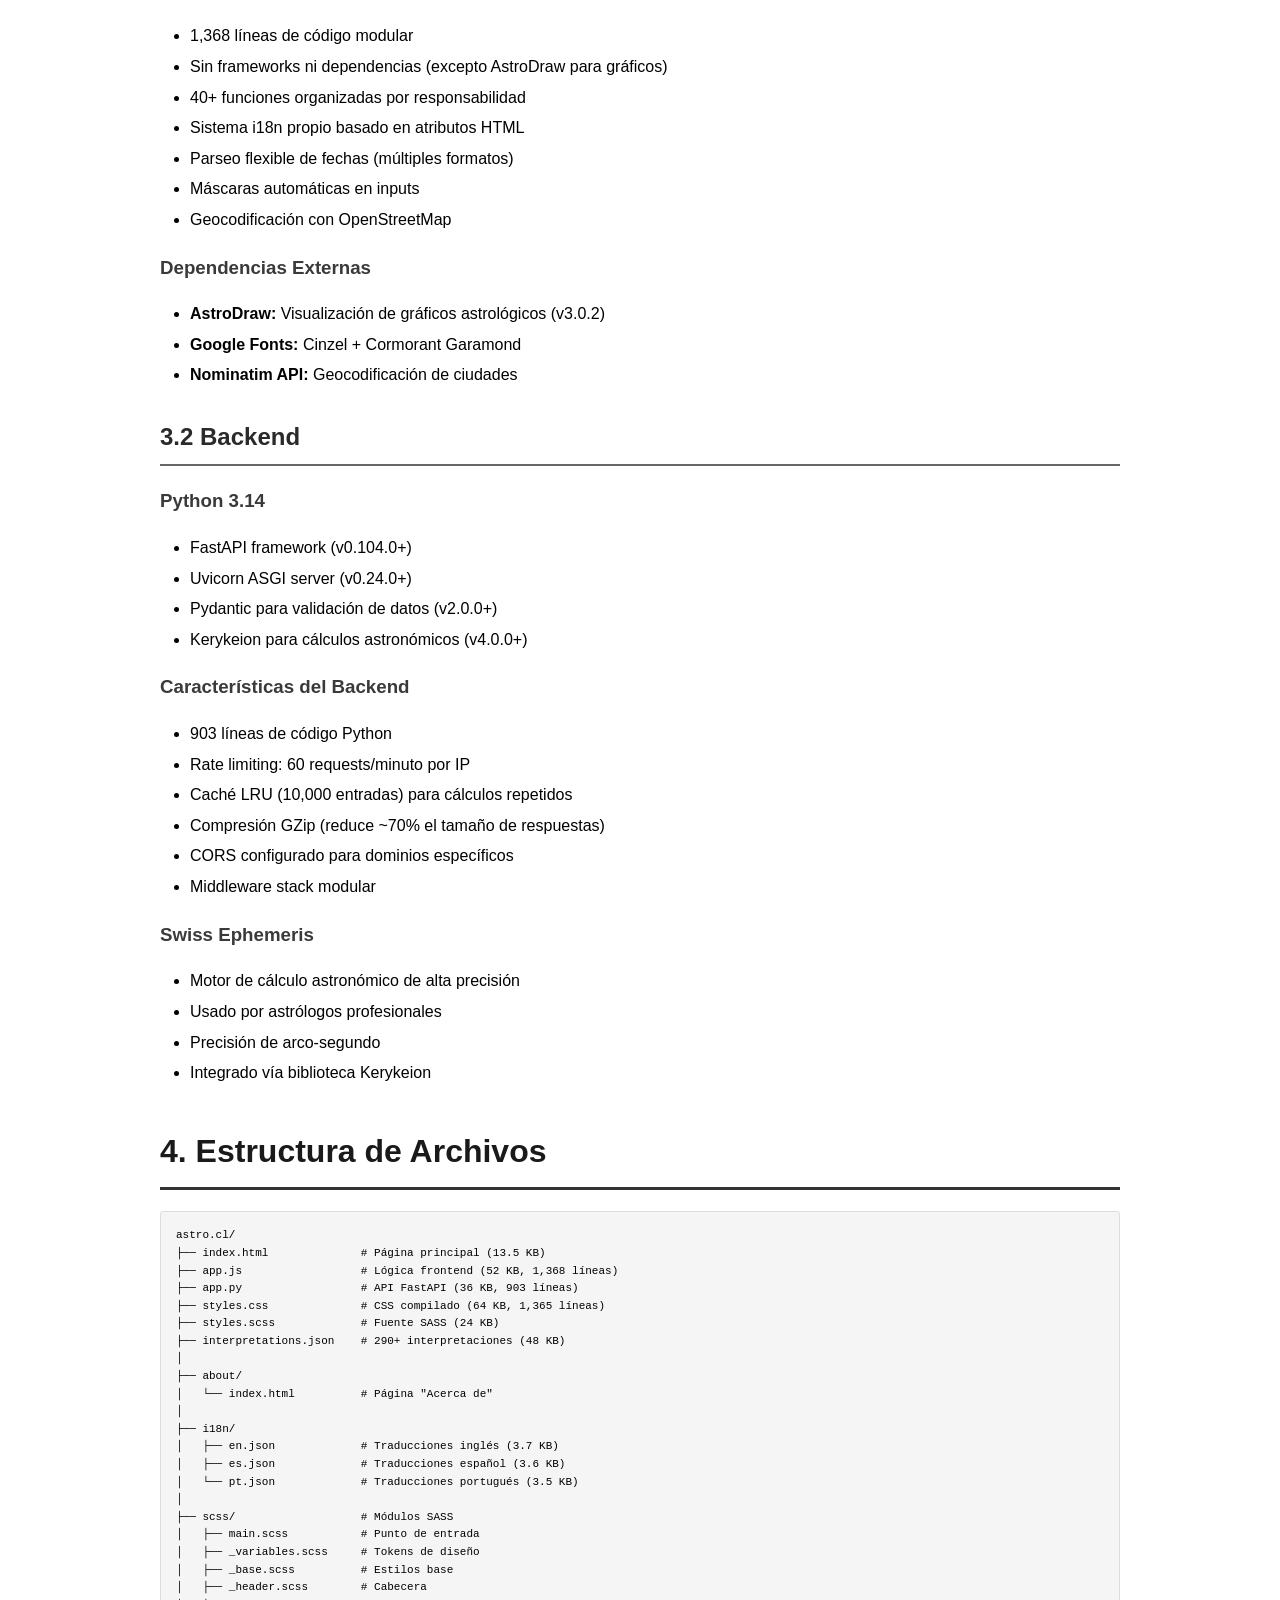
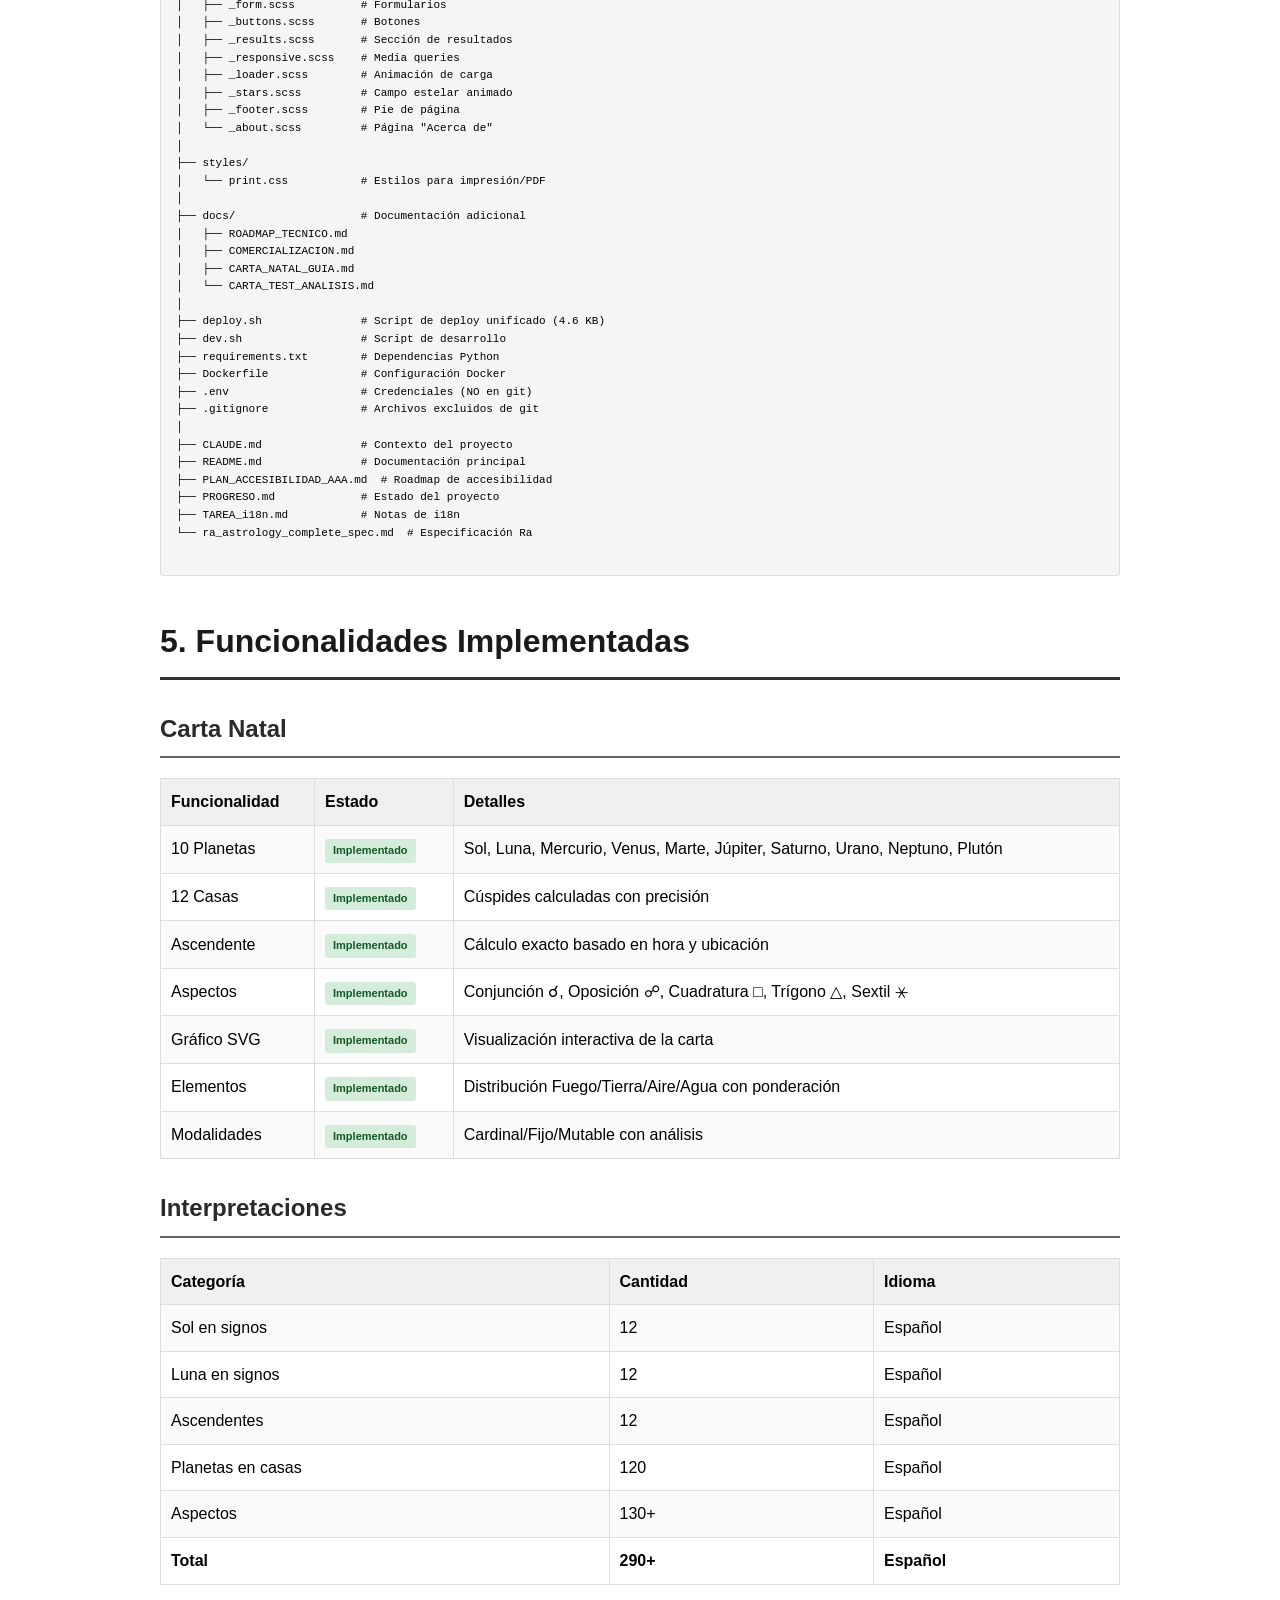
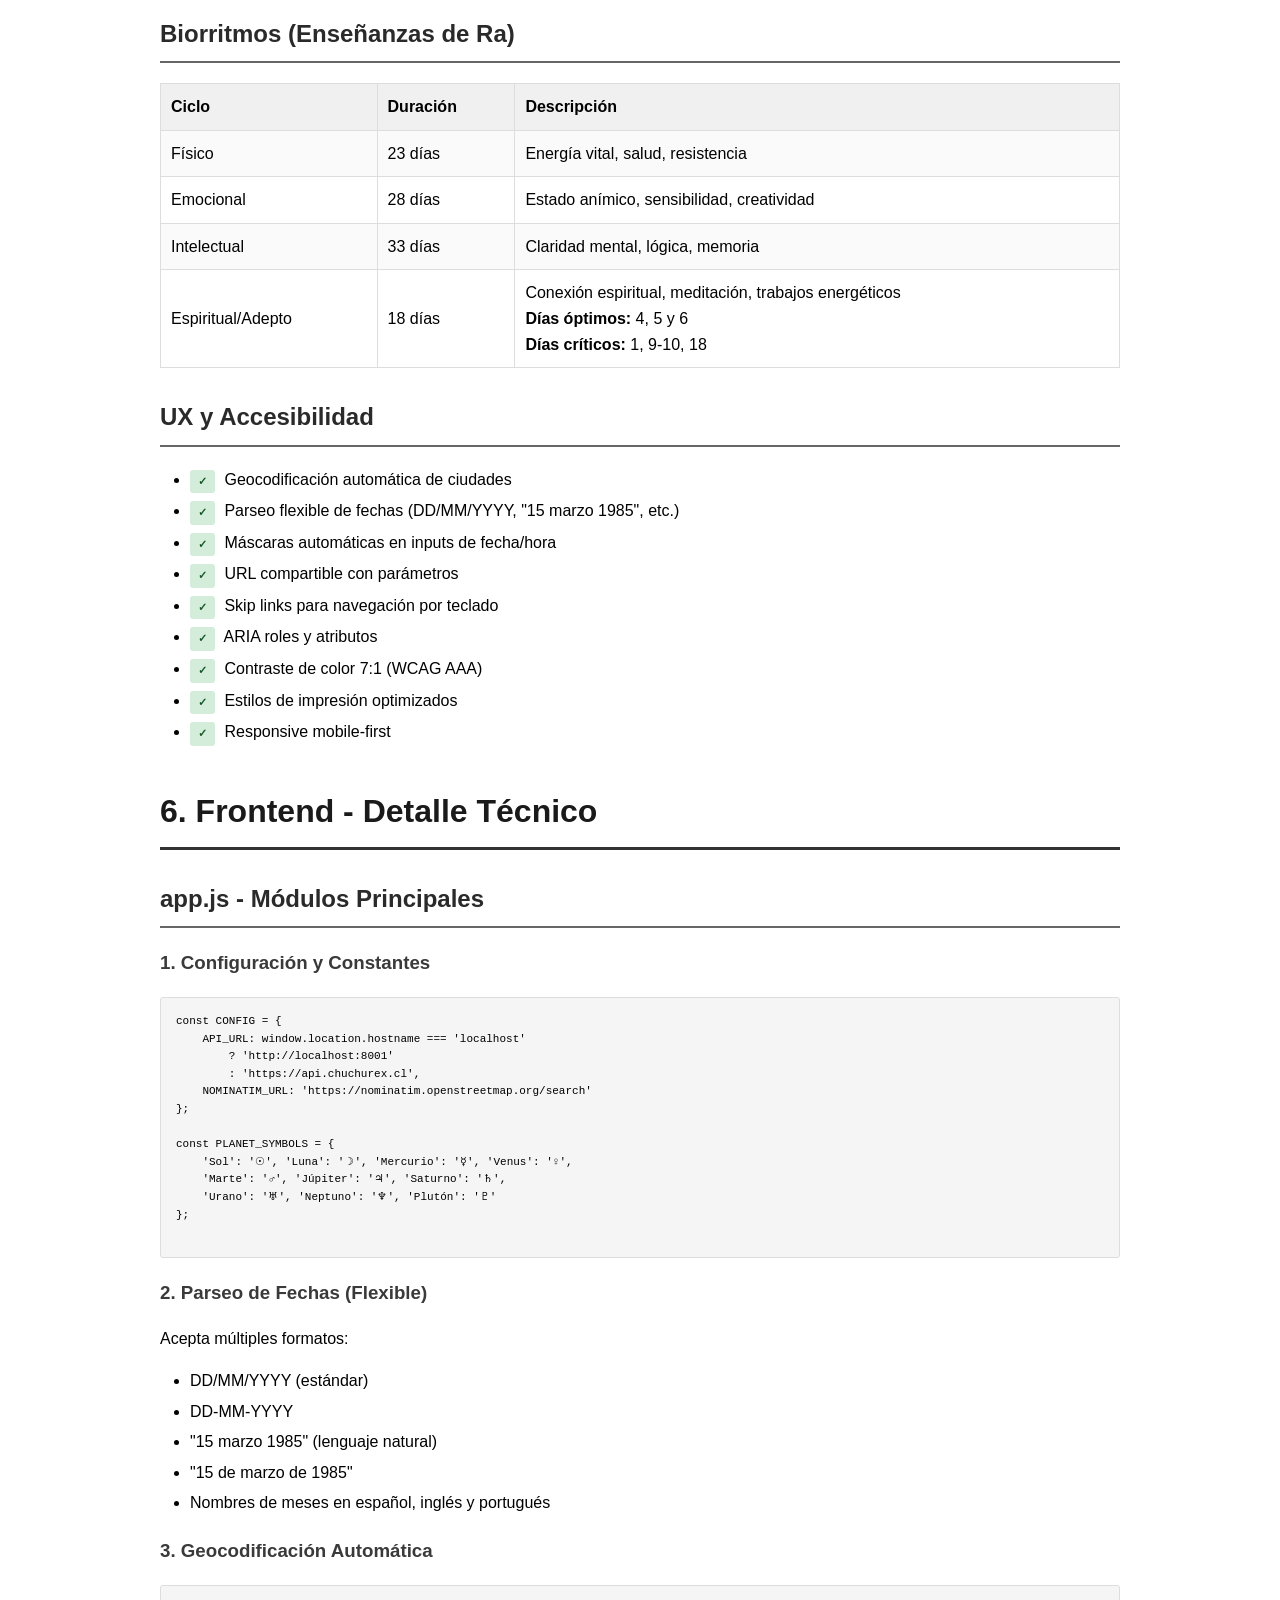
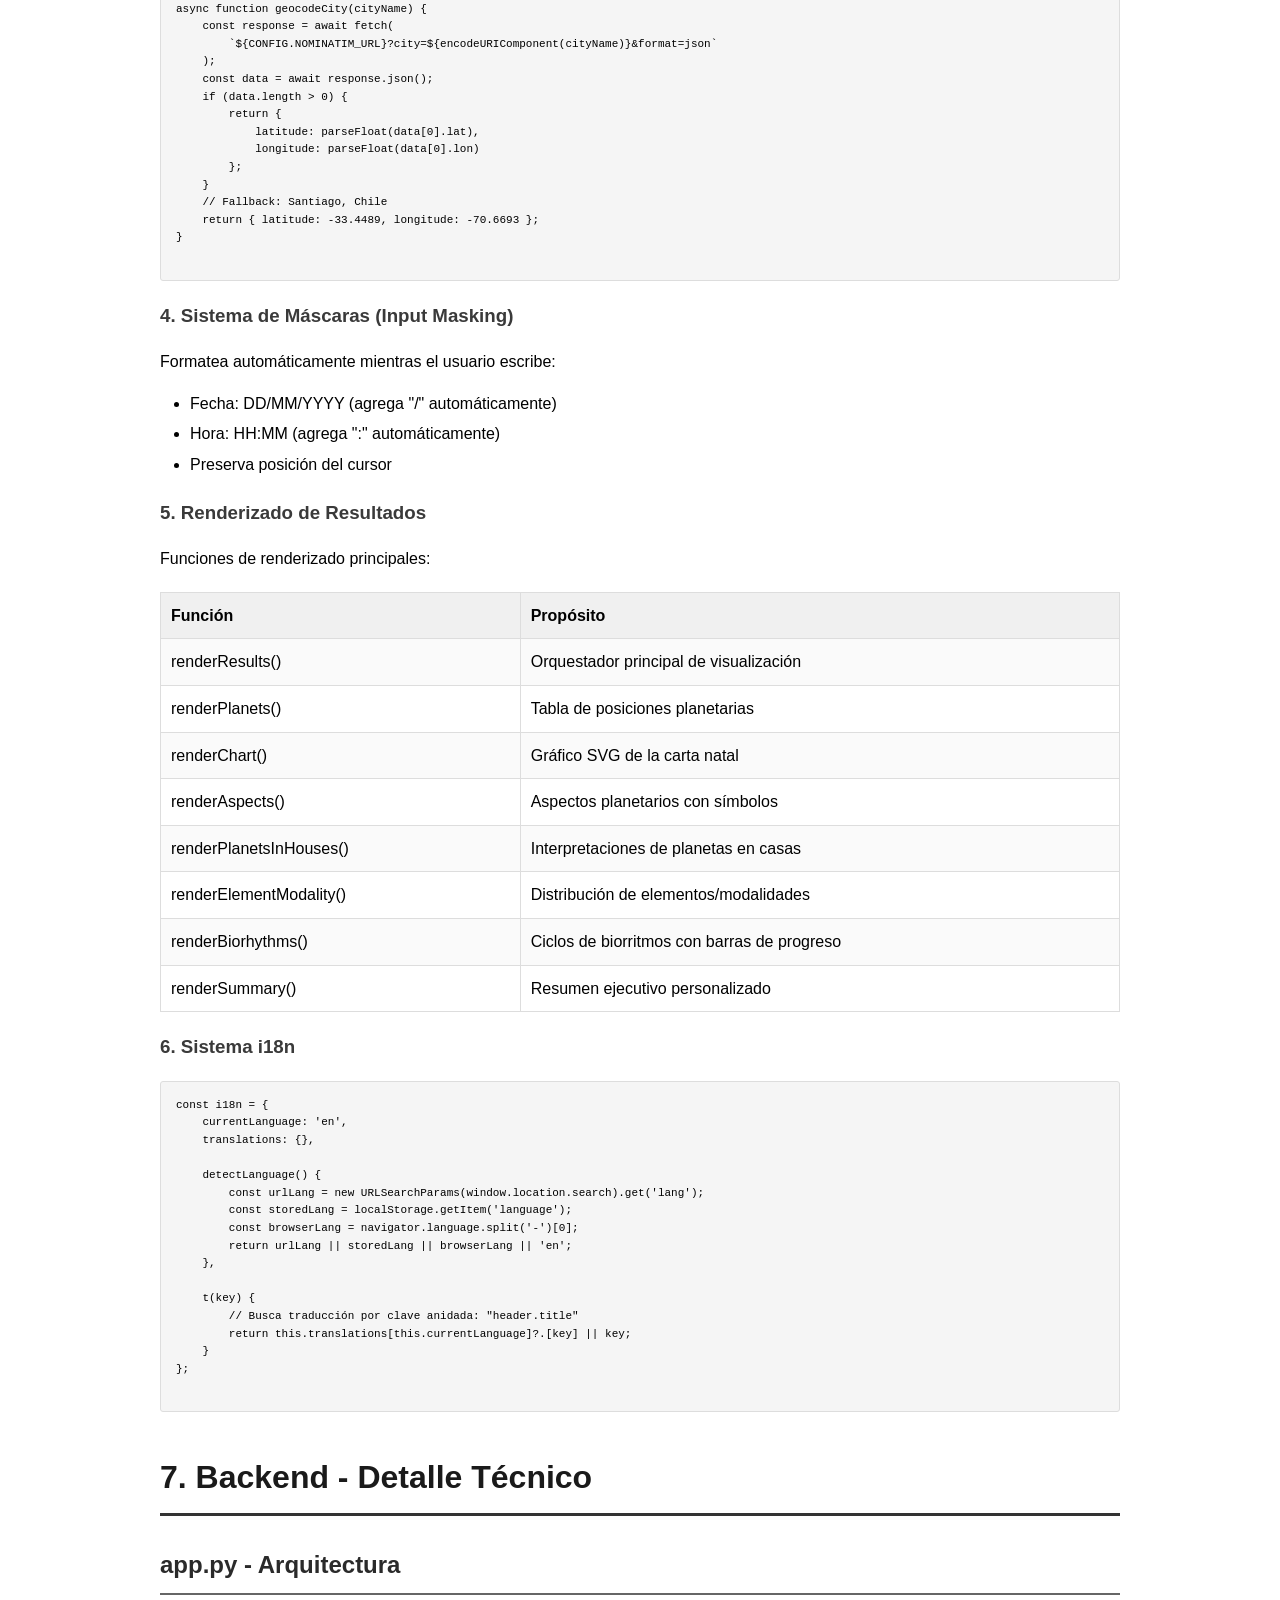
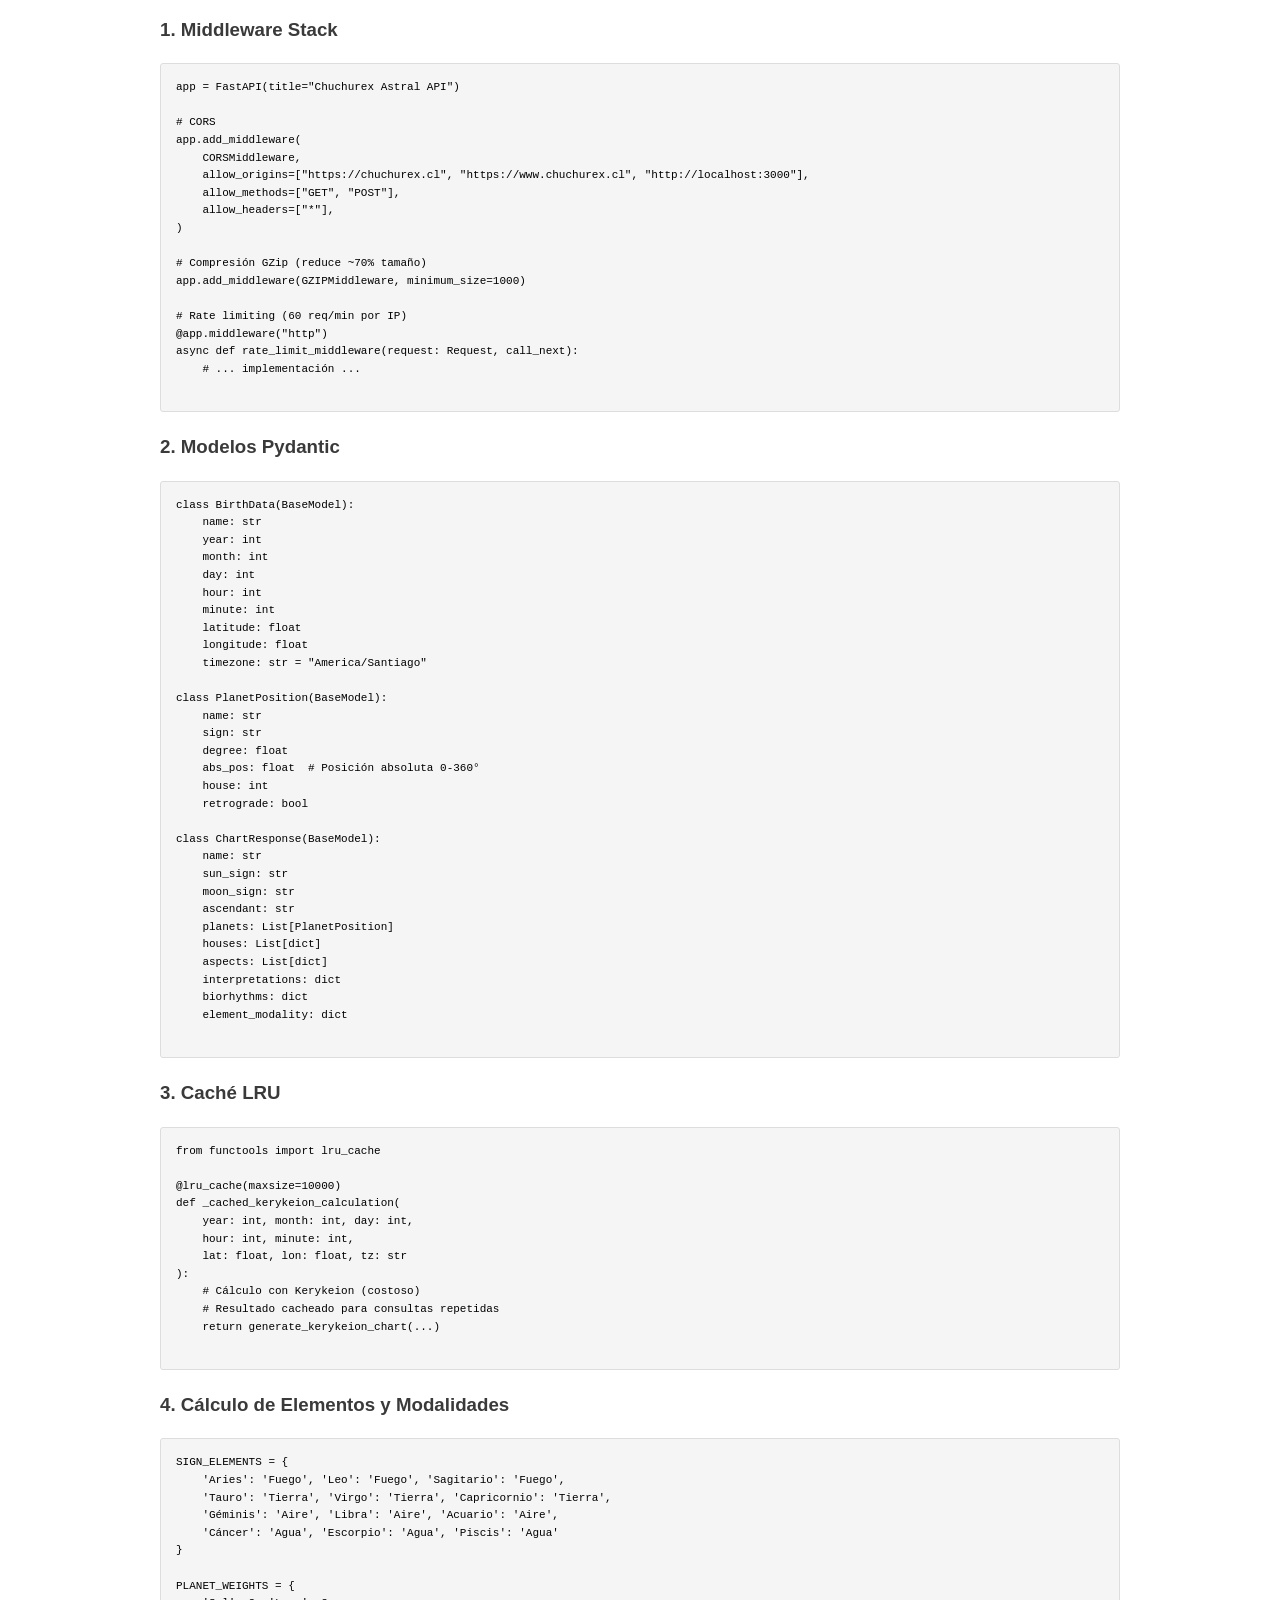
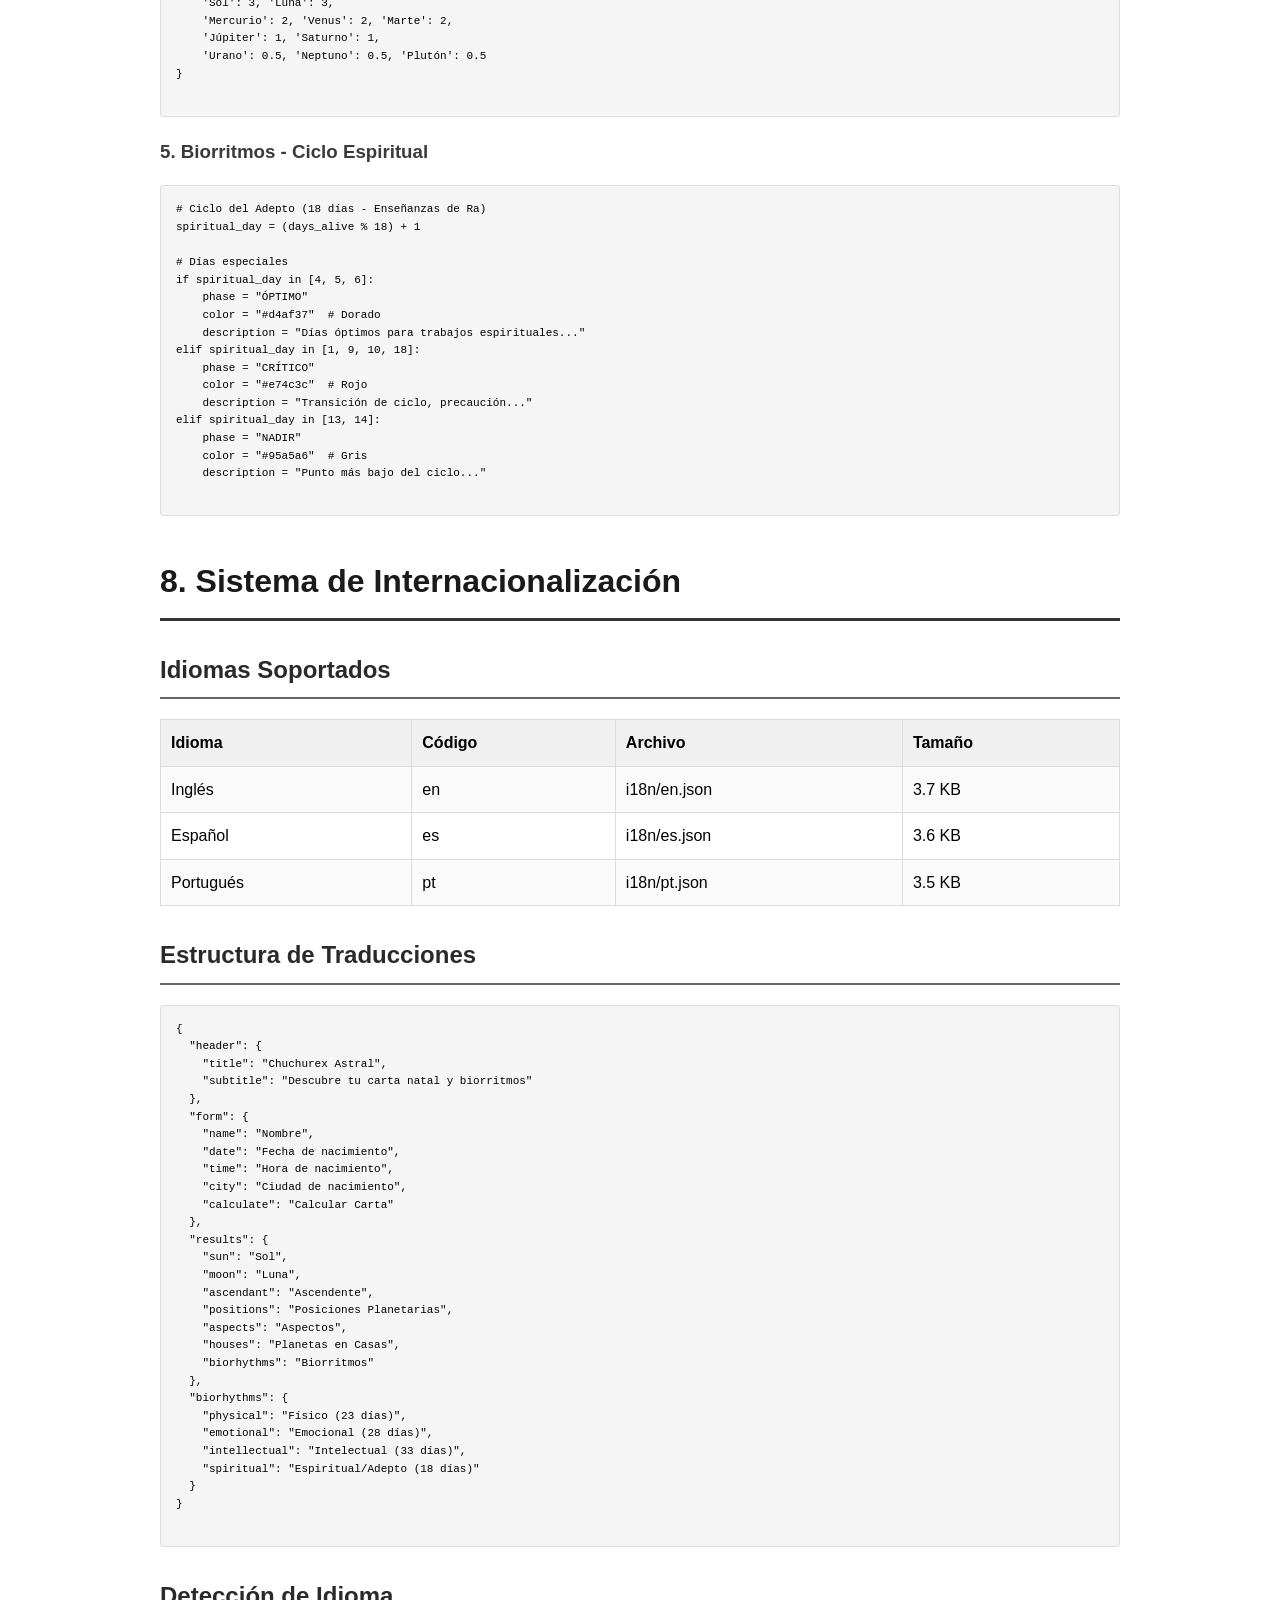
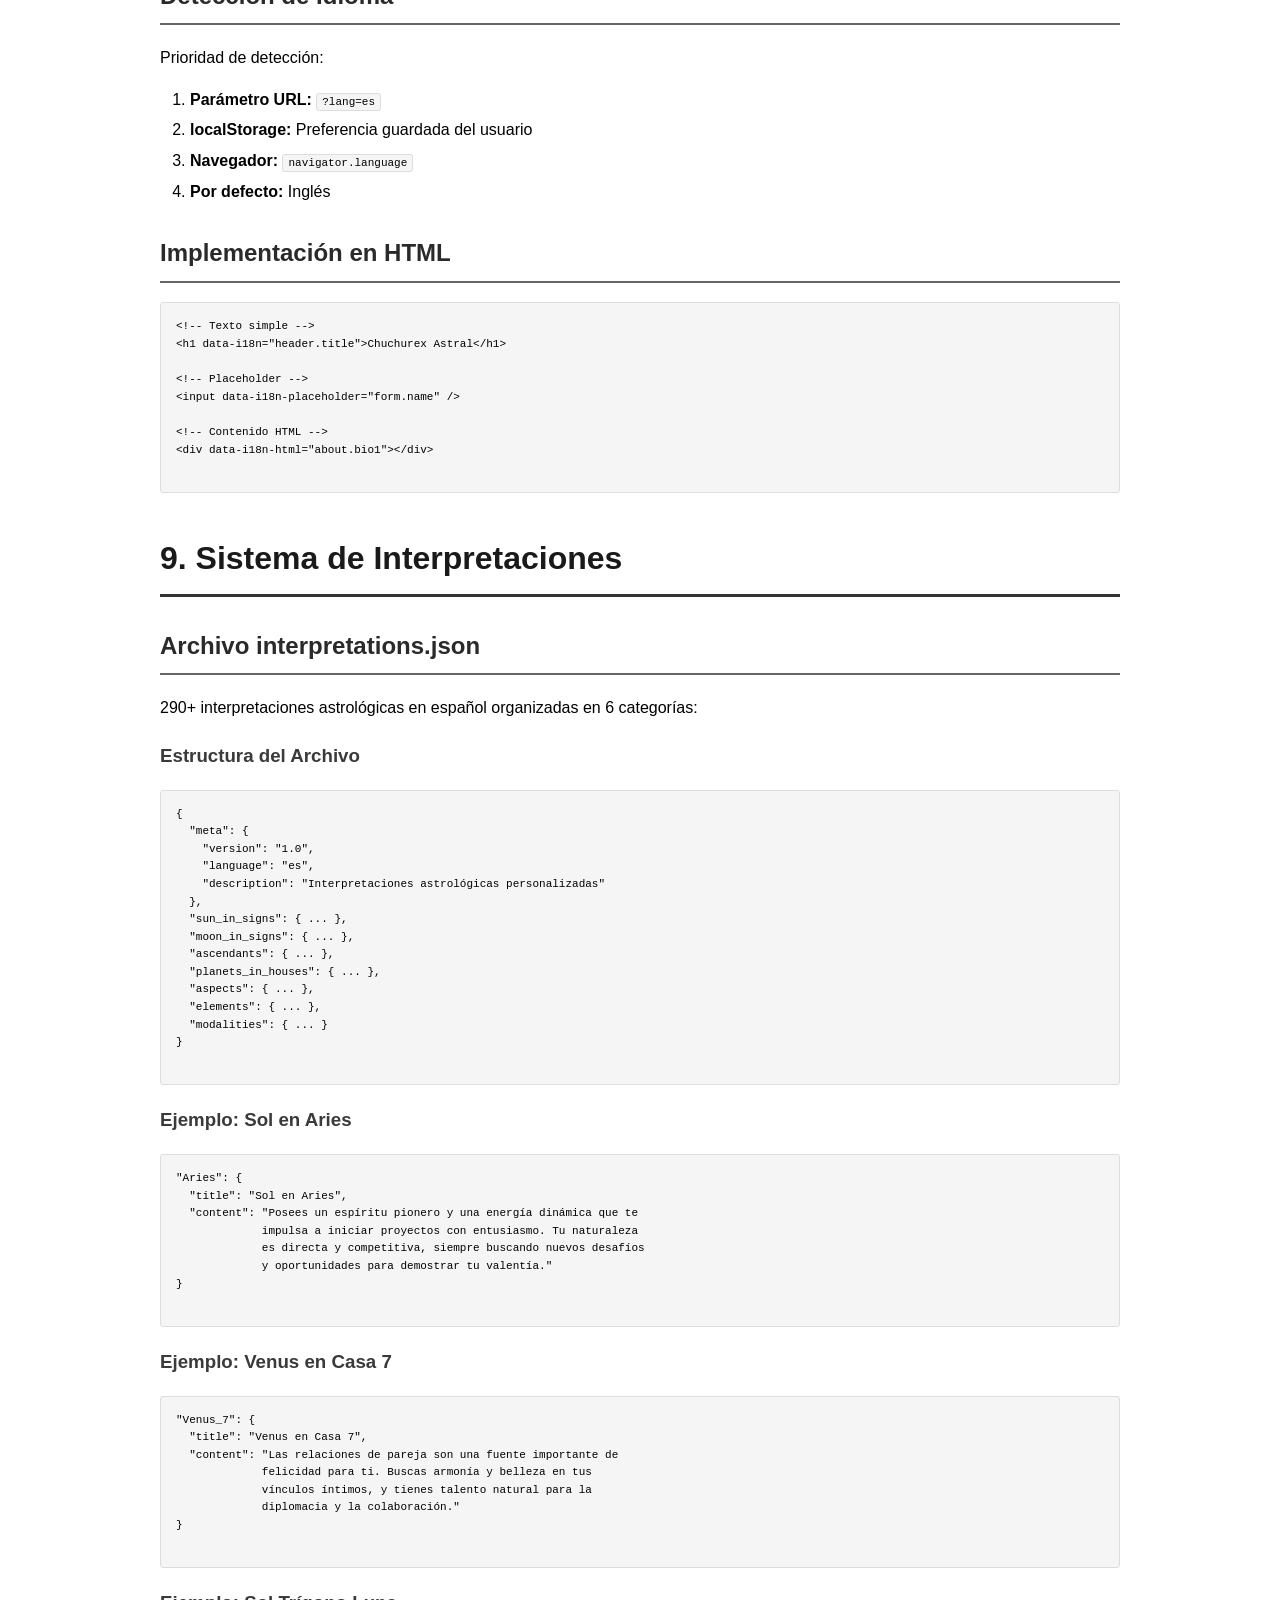
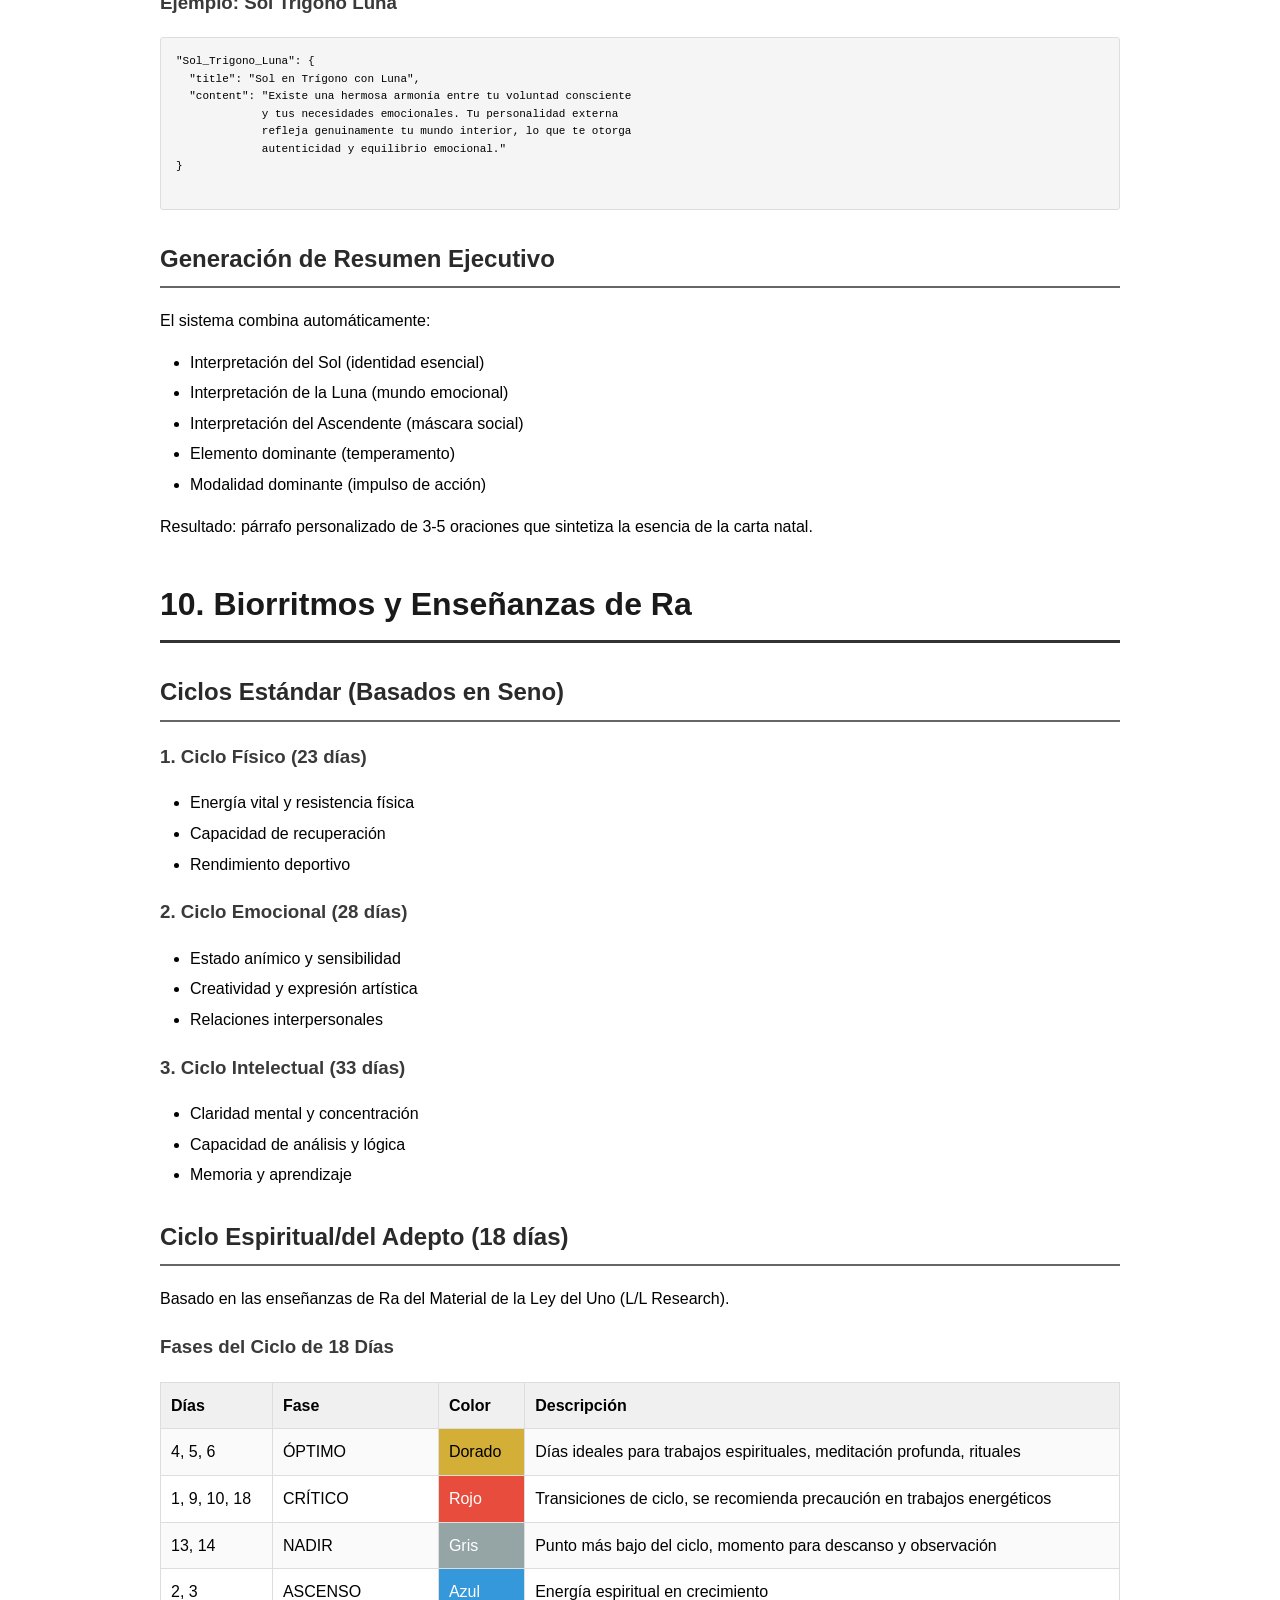
<file: DOCUMENTACION_PROYECTO.html>
<!DOCTYPE html>
<html lang="es">
<head>
    <meta charset="UTF-8">
    <meta name="viewport" content="width=device-width, initial-scale=1.0">
    <title>Documentación Completa - Chuchurex Astral</title>
    <style>
        @page {
            margin: 2cm;
            size: A4;
        }

        * {
            box-sizing: border-box;
        }

        body {
            font-family: -apple-system, BlinkMacSystemFont, "Segoe UI", Arial, sans-serif;
            line-height: 1.6;
            color: #000;
            background: #fff;
            max-width: 1000px;
            margin: 0 auto;
            padding: 20px;
        }

        h1 {
            color: #1a1a1a;
            border-bottom: 3px solid #333;
            padding-bottom: 10px;
            margin-top: 40px;
            page-break-after: avoid;
        }

        h2 {
            color: #2a2a2a;
            border-bottom: 2px solid #666;
            padding-bottom: 8px;
            margin-top: 30px;
            page-break-after: avoid;
        }

        h3 {
            color: #3a3a3a;
            margin-top: 20px;
            page-break-after: avoid;
        }

        h4 {
            color: #4a4a4a;
            margin-top: 15px;
            page-break-after: avoid;
        }

        pre, code {
            background: #f5f5f5;
            border: 1px solid #ddd;
            border-radius: 3px;
            font-family: "Courier New", monospace;
            font-size: 11px;
        }

        pre {
            padding: 15px;
            overflow-x: auto;
            page-break-inside: avoid;
        }

        code {
            padding: 2px 5px;
        }

        table {
            width: 100%;
            border-collapse: collapse;
            margin: 20px 0;
            page-break-inside: avoid;
        }

        th, td {
            border: 1px solid #ddd;
            padding: 10px;
            text-align: left;
        }

        th {
            background: #f0f0f0;
            font-weight: bold;
        }

        tr:nth-child(even) {
            background: #fafafa;
        }

        ul, ol {
            margin: 10px 0;
            padding-left: 30px;
        }

        li {
            margin: 5px 0;
        }

        blockquote {
            border-left: 4px solid #666;
            margin: 20px 0;
            padding: 10px 20px;
            background: #f9f9f9;
            font-style: italic;
        }

        .header {
            text-align: center;
            margin-bottom: 40px;
            padding: 20px;
            background: #f5f5f5;
            border-radius: 5px;
        }

        .header h1 {
            margin: 0;
            border: none;
        }

        .header p {
            margin: 10px 0 0 0;
            color: #666;
        }

        .toc {
            background: #f9f9f9;
            border: 1px solid #ddd;
            padding: 20px;
            margin: 30px 0;
            page-break-inside: avoid;
        }

        .toc h2 {
            margin-top: 0;
            border: none;
        }

        .toc ul {
            list-style: none;
            padding-left: 0;
        }

        .toc ul ul {
            padding-left: 20px;
        }

        .toc a {
            color: #000;
            text-decoration: none;
        }

        .toc a:hover {
            text-decoration: underline;
        }

        .badge {
            display: inline-block;
            padding: 3px 8px;
            border-radius: 3px;
            font-size: 11px;
            font-weight: bold;
            margin-right: 5px;
        }

        .badge-success {
            background: #d4edda;
            color: #155724;
        }

        .badge-warning {
            background: #fff3cd;
            color: #856404;
        }

        .badge-info {
            background: #d1ecf1;
            color: #0c5460;
        }

        .section-break {
            page-break-before: always;
        }

        @media print {
            body {
                padding: 0;
            }

            .no-print {
                display: none;
            }

            a {
                color: #000;
                text-decoration: none;
            }

            a[href^="http"]:after {
                content: " (" attr(href) ")";
                font-size: 10px;
                color: #666;
            }
        }
    </style>
</head>
<body>
    <div class="header">
        <h1>Documentación Completa del Proyecto</h1>
        <h2>Chuchurex Astral</h2>
        <p>Aplicación Web de Cartas Natales Astrológicas</p>
        <p><strong>Generado el:</strong> 31 de diciembre de 2025</p>
        <p><strong>URLs:</strong> <a href="https://chuchurex.cl">chuchurex.cl</a> | <a href="https://api.chuchurex.cl">api.chuchurex.cl</a></p>
    </div>

    <button class="no-print" onclick="window.print()" style="position: fixed; top: 20px; right: 20px; padding: 10px 20px; background: #333; color: #fff; border: none; border-radius: 5px; cursor: pointer; font-size: 14px;">
        Imprimir / Guardar como PDF
    </button>

    <div class="toc">
        <h2>Tabla de Contenidos</h2>
        <ul>
            <li><a href="#resumen">1. Resumen Ejecutivo</a></li>
            <li><a href="#arquitectura">2. Arquitectura del Sistema</a></li>
            <li><a href="#stack">3. Stack Tecnológico</a>
                <ul>
                    <li><a href="#frontend">3.1 Frontend</a></li>
                    <li><a href="#backend">3.2 Backend</a></li>
                </ul>
            </li>
            <li><a href="#estructura">4. Estructura de Archivos</a></li>
            <li><a href="#funcionalidades">5. Funcionalidades Implementadas</a></li>
            <li><a href="#frontend-detalle">6. Frontend - Detalle Técnico</a></li>
            <li><a href="#backend-detalle">7. Backend - Detalle Técnico</a></li>
            <li><a href="#i18n">8. Sistema de Internacionalización</a></li>
            <li><a href="#interpretaciones">9. Sistema de Interpretaciones</a></li>
            <li><a href="#biorritmos">10. Biorritmos y Enseñanzas de Ra</a></li>
            <li><a href="#deploy">11. Infraestructura y Deployment</a></li>
            <li><a href="#api">12. API Endpoints</a></li>
            <li><a href="#desarrollo">13. Desarrollo Local</a></li>
            <li><a href="#pendiente">14. Tareas Pendientes</a></li>
            <li><a href="#estadisticas">15. Estadísticas del Proyecto</a></li>
        </ul>
    </div>

    <div id="resumen" class="section-break">
        <h1>1. Resumen Ejecutivo</h1>

        <p><strong>Chuchurex Astral</strong> es una aplicación web completa para el cálculo e interpretación de cartas natales astrológicas con ciclos de biorritmos basados en las enseñanzas de Ra (Material de la Ley del Uno).</p>

        <h3>Características Principales</h3>
        <ul>
            <li><span class="badge badge-success">✓</span> Cálculos astronómicos de precisión con Swiss Ephemeris</li>
            <li><span class="badge badge-success">✓</span> 10 planetas y 12 casas astrológicas</li>
            <li><span class="badge badge-success">✓</span> 290+ interpretaciones personalizadas en español</li>
            <li><span class="badge badge-success">✓</span> 4 ciclos de biorritmos (incluido Ciclo Espiritual de 18 días)</li>
            <li><span class="badge badge-success">✓</span> Soporte multilenguaje (inglés, español, portugués)</li>
            <li><span class="badge badge-success">✓</span> Accesibilidad WCAG AAA (contraste 7:1)</li>
            <li><span class="badge badge-success">✓</span> Gráfico SVG interactivo de la carta natal</li>
            <li><span class="badge badge-success">✓</span> Exportación a PDF</li>
        </ul>

        <h3>URLs de Producción</h3>
        <ul>
            <li><strong>Frontend:</strong> <a href="https://chuchurex.cl">https://chuchurex.cl</a></li>
            <li><strong>API Backend:</strong> <a href="https://api.chuchurex.cl">https://api.chuchurex.cl</a></li>
            <li><strong>Repositorio:</strong> <a href="https://github.com/chuchurex/astro-chart">https://github.com/chuchurex/astro-chart</a></li>
        </ul>

        <blockquote>
            <p>"Tu carta natal es un mapa, no un destino. El mapa no camina el camino por ti."</p>
            <footer>— Enseñanzas de Ra</footer>
        </blockquote>
    </div>

    <div id="arquitectura">
        <h1>2. Arquitectura del Sistema</h1>

        <pre>
Frontend (chuchurex.cl)              Backend (api.chuchurex.cl)
┌──────────────────────┐             ┌──────────────────────┐
│   BananaHosting      │   HTTPS     │   Vultr VPS Chile    │
│   50.31.188.162      │ ─────────── │   64.176.12.233      │
│                      │             │                      │
│   HTML + CSS + JS    │             │   Docker + nginx     │
│   (static files)     │             │   FastAPI + Kerykeion│
└──────────────────────┘             └──────────────────────┘
         │                                     │
         └───────── Cloudflare DNS ────────────┘
        </pre>

        <h3>Componentes Principales</h3>
        <table>
            <tr>
                <th>Componente</th>
                <th>Tecnología</th>
                <th>Ubicación</th>
                <th>Función</th>
            </tr>
            <tr>
                <td>Frontend</td>
                <td>HTML5 + CSS3 + JavaScript</td>
                <td>BananaHosting (50.31.188.162)</td>
                <td>Interfaz de usuario, entrada de datos, visualización</td>
            </tr>
            <tr>
                <td>Backend API</td>
                <td>FastAPI + Python 3.14</td>
                <td>Vultr VPS (64.176.12.233)</td>
                <td>Cálculos astronómicos, interpretaciones</td>
            </tr>
            <tr>
                <td>Motor Astronómico</td>
                <td>Kerykeion + Swiss Ephemeris</td>
                <td>Backend</td>
                <td>Cálculos precisos de posiciones planetarias</td>
            </tr>
            <tr>
                <td>DNS</td>
                <td>Cloudflare</td>
                <td>Global</td>
                <td>Enrutamiento, SSL/TLS</td>
            </tr>
        </table>
    </div>

    <div id="stack">
        <h1>3. Stack Tecnológico</h1>

        <h2 id="frontend">3.1 Frontend</h2>

        <h3>HTML5</h3>
        <ul>
            <li>Semántica accesible (skip links, ARIA roles)</li>
            <li>Open Graph meta tags para compartir en redes sociales</li>
            <li>Google Analytics (GA ID: G-T0KJ3RVZ08)</li>
            <li>Favicon SVG personalizado (símbolo solar ☉)</li>
        </ul>

        <h3>CSS3 / SASS</h3>
        <ul>
            <li>Arquitectura modular con 12 archivos SCSS parciales</li>
            <li>Tema oscuro celestial (fondo #0a0a12)</li>
            <li>Paleta dorada/azul (#d4af37 / #7a9cbf)</li>
            <li>Tipografía: Cinzel (display) + Cormorant Garamond (body)</li>
            <li>Sistema de diseño con variables (tokens)</li>
            <li>Responsive mobile-first</li>
            <li>Animaciones CSS (campo estelar animado)</li>
            <li>Print stylesheet para exportación PDF</li>
        </ul>

        <h3>JavaScript Vanilla</h3>
        <ul>
            <li>1,368 líneas de código modular</li>
            <li>Sin frameworks ni dependencias (excepto AstroDraw para gráficos)</li>
            <li>40+ funciones organizadas por responsabilidad</li>
            <li>Sistema i18n propio basado en atributos HTML</li>
            <li>Parseo flexible de fechas (múltiples formatos)</li>
            <li>Máscaras automáticas en inputs</li>
            <li>Geocodificación con OpenStreetMap</li>
        </ul>

        <h3>Dependencias Externas</h3>
        <ul>
            <li><strong>AstroDraw:</strong> Visualización de gráficos astrológicos (v3.0.2)</li>
            <li><strong>Google Fonts:</strong> Cinzel + Cormorant Garamond</li>
            <li><strong>Nominatim API:</strong> Geocodificación de ciudades</li>
        </ul>

        <h2 id="backend">3.2 Backend</h2>

        <h3>Python 3.14</h3>
        <ul>
            <li>FastAPI framework (v0.104.0+)</li>
            <li>Uvicorn ASGI server (v0.24.0+)</li>
            <li>Pydantic para validación de datos (v2.0.0+)</li>
            <li>Kerykeion para cálculos astronómicos (v4.0.0+)</li>
        </ul>

        <h3>Características del Backend</h3>
        <ul>
            <li>903 líneas de código Python</li>
            <li>Rate limiting: 60 requests/minuto por IP</li>
            <li>Caché LRU (10,000 entradas) para cálculos repetidos</li>
            <li>Compresión GZip (reduce ~70% el tamaño de respuestas)</li>
            <li>CORS configurado para dominios específicos</li>
            <li>Middleware stack modular</li>
        </ul>

        <h3>Swiss Ephemeris</h3>
        <ul>
            <li>Motor de cálculo astronómico de alta precisión</li>
            <li>Usado por astrólogos profesionales</li>
            <li>Precisión de arco-segundo</li>
            <li>Integrado vía biblioteca Kerykeion</li>
        </ul>
    </div>

    <div id="estructura" class="section-break">
        <h1>4. Estructura de Archivos</h1>

        <pre>
astro.cl/
├── index.html              # Página principal (13.5 KB)
├── app.js                  # Lógica frontend (52 KB, 1,368 líneas)
├── app.py                  # API FastAPI (36 KB, 903 líneas)
├── styles.css              # CSS compilado (64 KB, 1,365 líneas)
├── styles.scss             # Fuente SASS (24 KB)
├── interpretations.json    # 290+ interpretaciones (48 KB)
│
├── about/
│   └── index.html          # Página "Acerca de"
│
├── i18n/
│   ├── en.json             # Traducciones inglés (3.7 KB)
│   ├── es.json             # Traducciones español (3.6 KB)
│   └── pt.json             # Traducciones portugués (3.5 KB)
│
├── scss/                   # Módulos SASS
│   ├── main.scss           # Punto de entrada
│   ├── _variables.scss     # Tokens de diseño
│   ├── _base.scss          # Estilos base
│   ├── _header.scss        # Cabecera
│   ├── _form.scss          # Formularios
│   ├── _buttons.scss       # Botones
│   ├── _results.scss       # Sección de resultados
│   ├── _responsive.scss    # Media queries
│   ├── _loader.scss        # Animación de carga
│   ├── _stars.scss         # Campo estelar animado
│   ├── _footer.scss        # Pie de página
│   └── _about.scss         # Página "Acerca de"
│
├── styles/
│   └── print.css           # Estilos para impresión/PDF
│
├── docs/                   # Documentación adicional
│   ├── ROADMAP_TECNICO.md
│   ├── COMERCIALIZACION.md
│   ├── CARTA_NATAL_GUIA.md
│   └── CARTA_TEST_ANALISIS.md
│
├── deploy.sh               # Script de deploy unificado (4.6 KB)
├── dev.sh                  # Script de desarrollo
├── requirements.txt        # Dependencias Python
├── Dockerfile              # Configuración Docker
├── .env                    # Credenciales (NO en git)
├── .gitignore              # Archivos excluidos de git
│
├── CLAUDE.md               # Contexto del proyecto
├── README.md               # Documentación principal
├── PLAN_ACCESIBILIDAD_AAA.md  # Roadmap de accesibilidad
├── PROGRESO.md             # Estado del proyecto
├── TAREA_i18n.md           # Notas de i18n
└── ra_astrology_complete_spec.md  # Especificación Ra
        </pre>
    </div>

    <div id="funcionalidades">
        <h1>5. Funcionalidades Implementadas</h1>

        <h2>Carta Natal</h2>
        <table>
            <tr>
                <th>Funcionalidad</th>
                <th>Estado</th>
                <th>Detalles</th>
            </tr>
            <tr>
                <td>10 Planetas</td>
                <td><span class="badge badge-success">Implementado</span></td>
                <td>Sol, Luna, Mercurio, Venus, Marte, Júpiter, Saturno, Urano, Neptuno, Plutón</td>
            </tr>
            <tr>
                <td>12 Casas</td>
                <td><span class="badge badge-success">Implementado</span></td>
                <td>Cúspides calculadas con precisión</td>
            </tr>
            <tr>
                <td>Ascendente</td>
                <td><span class="badge badge-success">Implementado</span></td>
                <td>Cálculo exacto basado en hora y ubicación</td>
            </tr>
            <tr>
                <td>Aspectos</td>
                <td><span class="badge badge-success">Implementado</span></td>
                <td>Conjunción ☌, Oposición ☍, Cuadratura □, Trígono △, Sextil ⚹</td>
            </tr>
            <tr>
                <td>Gráfico SVG</td>
                <td><span class="badge badge-success">Implementado</span></td>
                <td>Visualización interactiva de la carta</td>
            </tr>
            <tr>
                <td>Elementos</td>
                <td><span class="badge badge-success">Implementado</span></td>
                <td>Distribución Fuego/Tierra/Aire/Agua con ponderación</td>
            </tr>
            <tr>
                <td>Modalidades</td>
                <td><span class="badge badge-success">Implementado</span></td>
                <td>Cardinal/Fijo/Mutable con análisis</td>
            </tr>
        </table>

        <h2>Interpretaciones</h2>
        <table>
            <tr>
                <th>Categoría</th>
                <th>Cantidad</th>
                <th>Idioma</th>
            </tr>
            <tr>
                <td>Sol en signos</td>
                <td>12</td>
                <td>Español</td>
            </tr>
            <tr>
                <td>Luna en signos</td>
                <td>12</td>
                <td>Español</td>
            </tr>
            <tr>
                <td>Ascendentes</td>
                <td>12</td>
                <td>Español</td>
            </tr>
            <tr>
                <td>Planetas en casas</td>
                <td>120</td>
                <td>Español</td>
            </tr>
            <tr>
                <td>Aspectos</td>
                <td>130+</td>
                <td>Español</td>
            </tr>
            <tr>
                <td><strong>Total</strong></td>
                <td><strong>290+</strong></td>
                <td><strong>Español</strong></td>
            </tr>
        </table>

        <h2>Biorritmos (Enseñanzas de Ra)</h2>
        <table>
            <tr>
                <th>Ciclo</th>
                <th>Duración</th>
                <th>Descripción</th>
            </tr>
            <tr>
                <td>Físico</td>
                <td>23 días</td>
                <td>Energía vital, salud, resistencia</td>
            </tr>
            <tr>
                <td>Emocional</td>
                <td>28 días</td>
                <td>Estado anímico, sensibilidad, creatividad</td>
            </tr>
            <tr>
                <td>Intelectual</td>
                <td>33 días</td>
                <td>Claridad mental, lógica, memoria</td>
            </tr>
            <tr>
                <td>Espiritual/Adepto</td>
                <td>18 días</td>
                <td>Conexión espiritual, meditación, trabajos energéticos<br>
                <strong>Días óptimos:</strong> 4, 5 y 6<br>
                <strong>Días críticos:</strong> 1, 9-10, 18</td>
            </tr>
        </table>

        <h2>UX y Accesibilidad</h2>
        <ul>
            <li><span class="badge badge-success">✓</span> Geocodificación automática de ciudades</li>
            <li><span class="badge badge-success">✓</span> Parseo flexible de fechas (DD/MM/YYYY, "15 marzo 1985", etc.)</li>
            <li><span class="badge badge-success">✓</span> Máscaras automáticas en inputs de fecha/hora</li>
            <li><span class="badge badge-success">✓</span> URL compartible con parámetros</li>
            <li><span class="badge badge-success">✓</span> Skip links para navegación por teclado</li>
            <li><span class="badge badge-success">✓</span> ARIA roles y atributos</li>
            <li><span class="badge badge-success">✓</span> Contraste de color 7:1 (WCAG AAA)</li>
            <li><span class="badge badge-success">✓</span> Estilos de impresión optimizados</li>
            <li><span class="badge badge-success">✓</span> Responsive mobile-first</li>
        </ul>
    </div>

    <div id="frontend-detalle" class="section-break">
        <h1>6. Frontend - Detalle Técnico</h1>

        <h2>app.js - Módulos Principales</h2>

        <h3>1. Configuración y Constantes</h3>
        <pre>
const CONFIG = {
    API_URL: window.location.hostname === 'localhost'
        ? 'http://localhost:8001'
        : 'https://api.chuchurex.cl',
    NOMINATIM_URL: 'https://nominatim.openstreetmap.org/search'
};

const PLANET_SYMBOLS = {
    'Sol': '☉', 'Luna': '☽', 'Mercurio': '☿', 'Venus': '♀',
    'Marte': '♂', 'Júpiter': '♃', 'Saturno': '♄',
    'Urano': '♅', 'Neptuno': '♆', 'Plutón': '♇'
};
        </pre>

        <h3>2. Parseo de Fechas (Flexible)</h3>
        <p>Acepta múltiples formatos:</p>
        <ul>
            <li>DD/MM/YYYY (estándar)</li>
            <li>DD-MM-YYYY</li>
            <li>"15 marzo 1985" (lenguaje natural)</li>
            <li>"15 de marzo de 1985"</li>
            <li>Nombres de meses en español, inglés y portugués</li>
        </ul>

        <h3>3. Geocodificación Automática</h3>
        <pre>
async function geocodeCity(cityName) {
    const response = await fetch(
        `${CONFIG.NOMINATIM_URL}?city=${encodeURIComponent(cityName)}&format=json`
    );
    const data = await response.json();
    if (data.length > 0) {
        return {
            latitude: parseFloat(data[0].lat),
            longitude: parseFloat(data[0].lon)
        };
    }
    // Fallback: Santiago, Chile
    return { latitude: -33.4489, longitude: -70.6693 };
}
        </pre>

        <h3>4. Sistema de Máscaras (Input Masking)</h3>
        <p>Formatea automáticamente mientras el usuario escribe:</p>
        <ul>
            <li>Fecha: DD/MM/YYYY (agrega "/" automáticamente)</li>
            <li>Hora: HH:MM (agrega ":" automáticamente)</li>
            <li>Preserva posición del cursor</li>
        </ul>

        <h3>5. Renderizado de Resultados</h3>
        <p>Funciones de renderizado principales:</p>
        <table>
            <tr>
                <th>Función</th>
                <th>Propósito</th>
            </tr>
            <tr>
                <td>renderResults()</td>
                <td>Orquestador principal de visualización</td>
            </tr>
            <tr>
                <td>renderPlanets()</td>
                <td>Tabla de posiciones planetarias</td>
            </tr>
            <tr>
                <td>renderChart()</td>
                <td>Gráfico SVG de la carta natal</td>
            </tr>
            <tr>
                <td>renderAspects()</td>
                <td>Aspectos planetarios con símbolos</td>
            </tr>
            <tr>
                <td>renderPlanetsInHouses()</td>
                <td>Interpretaciones de planetas en casas</td>
            </tr>
            <tr>
                <td>renderElementModality()</td>
                <td>Distribución de elementos/modalidades</td>
            </tr>
            <tr>
                <td>renderBiorhythms()</td>
                <td>Ciclos de biorritmos con barras de progreso</td>
            </tr>
            <tr>
                <td>renderSummary()</td>
                <td>Resumen ejecutivo personalizado</td>
            </tr>
        </table>

        <h3>6. Sistema i18n</h3>
        <pre>
const i18n = {
    currentLanguage: 'en',
    translations: {},

    detectLanguage() {
        const urlLang = new URLSearchParams(window.location.search).get('lang');
        const storedLang = localStorage.getItem('language');
        const browserLang = navigator.language.split('-')[0];
        return urlLang || storedLang || browserLang || 'en';
    },

    t(key) {
        // Busca traducción por clave anidada: "header.title"
        return this.translations[this.currentLanguage]?.[key] || key;
    }
};
        </pre>
    </div>

    <div id="backend-detalle">
        <h1>7. Backend - Detalle Técnico</h1>

        <h2>app.py - Arquitectura</h2>

        <h3>1. Middleware Stack</h3>
        <pre>
app = FastAPI(title="Chuchurex Astral API")

# CORS
app.add_middleware(
    CORSMiddleware,
    allow_origins=["https://chuchurex.cl", "https://www.chuchurex.cl", "http://localhost:3000"],
    allow_methods=["GET", "POST"],
    allow_headers=["*"],
)

# Compresión GZip (reduce ~70% tamaño)
app.add_middleware(GZIPMiddleware, minimum_size=1000)

# Rate limiting (60 req/min por IP)
@app.middleware("http")
async def rate_limit_middleware(request: Request, call_next):
    # ... implementación ...
        </pre>

        <h3>2. Modelos Pydantic</h3>
        <pre>
class BirthData(BaseModel):
    name: str
    year: int
    month: int
    day: int
    hour: int
    minute: int
    latitude: float
    longitude: float
    timezone: str = "America/Santiago"

class PlanetPosition(BaseModel):
    name: str
    sign: str
    degree: float
    abs_pos: float  # Posición absoluta 0-360°
    house: int
    retrograde: bool

class ChartResponse(BaseModel):
    name: str
    sun_sign: str
    moon_sign: str
    ascendant: str
    planets: List[PlanetPosition]
    houses: List[dict]
    aspects: List[dict]
    interpretations: dict
    biorhythms: dict
    element_modality: dict
        </pre>

        <h3>3. Caché LRU</h3>
        <pre>
from functools import lru_cache

@lru_cache(maxsize=10000)
def _cached_kerykeion_calculation(
    year: int, month: int, day: int,
    hour: int, minute: int,
    lat: float, lon: float, tz: str
):
    # Cálculo con Kerykeion (costoso)
    # Resultado cacheado para consultas repetidas
    return generate_kerykeion_chart(...)
        </pre>

        <h3>4. Cálculo de Elementos y Modalidades</h3>
        <pre>
SIGN_ELEMENTS = {
    'Aries': 'Fuego', 'Leo': 'Fuego', 'Sagitario': 'Fuego',
    'Tauro': 'Tierra', 'Virgo': 'Tierra', 'Capricornio': 'Tierra',
    'Géminis': 'Aire', 'Libra': 'Aire', 'Acuario': 'Aire',
    'Cáncer': 'Agua', 'Escorpio': 'Agua', 'Piscis': 'Agua'
}

PLANET_WEIGHTS = {
    'Sol': 3, 'Luna': 3,
    'Mercurio': 2, 'Venus': 2, 'Marte': 2,
    'Júpiter': 1, 'Saturno': 1,
    'Urano': 0.5, 'Neptuno': 0.5, 'Plutón': 0.5
}
        </pre>

        <h3>5. Biorritmos - Ciclo Espiritual</h3>
        <pre>
# Ciclo del Adepto (18 días - Enseñanzas de Ra)
spiritual_day = (days_alive % 18) + 1

# Días especiales
if spiritual_day in [4, 5, 6]:
    phase = "ÓPTIMO"
    color = "#d4af37"  # Dorado
    description = "Días óptimos para trabajos espirituales..."
elif spiritual_day in [1, 9, 10, 18]:
    phase = "CRÍTICO"
    color = "#e74c3c"  # Rojo
    description = "Transición de ciclo, precaución..."
elif spiritual_day in [13, 14]:
    phase = "NADIR"
    color = "#95a5a6"  # Gris
    description = "Punto más bajo del ciclo..."
        </pre>
    </div>

    <div id="i18n" class="section-break">
        <h1>8. Sistema de Internacionalización</h1>

        <h2>Idiomas Soportados</h2>
        <table>
            <tr>
                <th>Idioma</th>
                <th>Código</th>
                <th>Archivo</th>
                <th>Tamaño</th>
            </tr>
            <tr>
                <td>Inglés</td>
                <td>en</td>
                <td>i18n/en.json</td>
                <td>3.7 KB</td>
            </tr>
            <tr>
                <td>Español</td>
                <td>es</td>
                <td>i18n/es.json</td>
                <td>3.6 KB</td>
            </tr>
            <tr>
                <td>Portugués</td>
                <td>pt</td>
                <td>i18n/pt.json</td>
                <td>3.5 KB</td>
            </tr>
        </table>

        <h2>Estructura de Traducciones</h2>
        <pre>
{
  "header": {
    "title": "Chuchurex Astral",
    "subtitle": "Descubre tu carta natal y biorritmos"
  },
  "form": {
    "name": "Nombre",
    "date": "Fecha de nacimiento",
    "time": "Hora de nacimiento",
    "city": "Ciudad de nacimiento",
    "calculate": "Calcular Carta"
  },
  "results": {
    "sun": "Sol",
    "moon": "Luna",
    "ascendant": "Ascendente",
    "positions": "Posiciones Planetarias",
    "aspects": "Aspectos",
    "houses": "Planetas en Casas",
    "biorhythms": "Biorritmos"
  },
  "biorhythms": {
    "physical": "Físico (23 días)",
    "emotional": "Emocional (28 días)",
    "intellectual": "Intelectual (33 días)",
    "spiritual": "Espiritual/Adepto (18 días)"
  }
}
        </pre>

        <h2>Detección de Idioma</h2>
        <p>Prioridad de detección:</p>
        <ol>
            <li><strong>Parámetro URL:</strong> <code>?lang=es</code></li>
            <li><strong>localStorage:</strong> Preferencia guardada del usuario</li>
            <li><strong>Navegador:</strong> <code>navigator.language</code></li>
            <li><strong>Por defecto:</strong> Inglés</li>
        </ol>

        <h2>Implementación en HTML</h2>
        <pre>
&lt;!-- Texto simple --&gt;
&lt;h1 data-i18n="header.title"&gt;Chuchurex Astral&lt;/h1&gt;

&lt;!-- Placeholder --&gt;
&lt;input data-i18n-placeholder="form.name" /&gt;

&lt;!-- Contenido HTML --&gt;
&lt;div data-i18n-html="about.bio1"&gt;&lt;/div&gt;
        </pre>
    </div>

    <div id="interpretaciones">
        <h1>9. Sistema de Interpretaciones</h1>

        <h2>Archivo interpretations.json</h2>
        <p>290+ interpretaciones astrológicas en español organizadas en 6 categorías:</p>

        <h3>Estructura del Archivo</h3>
        <pre>
{
  "meta": {
    "version": "1.0",
    "language": "es",
    "description": "Interpretaciones astrológicas personalizadas"
  },
  "sun_in_signs": { ... },
  "moon_in_signs": { ... },
  "ascendants": { ... },
  "planets_in_houses": { ... },
  "aspects": { ... },
  "elements": { ... },
  "modalities": { ... }
}
        </pre>

        <h3>Ejemplo: Sol en Aries</h3>
        <pre>
"Aries": {
  "title": "Sol en Aries",
  "content": "Posees un espíritu pionero y una energía dinámica que te
             impulsa a iniciar proyectos con entusiasmo. Tu naturaleza
             es directa y competitiva, siempre buscando nuevos desafíos
             y oportunidades para demostrar tu valentía."
}
        </pre>

        <h3>Ejemplo: Venus en Casa 7</h3>
        <pre>
"Venus_7": {
  "title": "Venus en Casa 7",
  "content": "Las relaciones de pareja son una fuente importante de
             felicidad para ti. Buscas armonía y belleza en tus
             vínculos íntimos, y tienes talento natural para la
             diplomacia y la colaboración."
}
        </pre>

        <h3>Ejemplo: Sol Trígono Luna</h3>
        <pre>
"Sol_Trigono_Luna": {
  "title": "Sol en Trígono con Luna",
  "content": "Existe una hermosa armonía entre tu voluntad consciente
             y tus necesidades emocionales. Tu personalidad externa
             refleja genuinamente tu mundo interior, lo que te otorga
             autenticidad y equilibrio emocional."
}
        </pre>

        <h2>Generación de Resumen Ejecutivo</h2>
        <p>El sistema combina automáticamente:</p>
        <ul>
            <li>Interpretación del Sol (identidad esencial)</li>
            <li>Interpretación de la Luna (mundo emocional)</li>
            <li>Interpretación del Ascendente (máscara social)</li>
            <li>Elemento dominante (temperamento)</li>
            <li>Modalidad dominante (impulso de acción)</li>
        </ul>

        <p>Resultado: párrafo personalizado de 3-5 oraciones que sintetiza la esencia de la carta natal.</p>
    </div>

    <div id="biorritmos" class="section-break">
        <h1>10. Biorritmos y Enseñanzas de Ra</h1>

        <h2>Ciclos Estándar (Basados en Seno)</h2>

        <h3>1. Ciclo Físico (23 días)</h3>
        <ul>
            <li>Energía vital y resistencia física</li>
            <li>Capacidad de recuperación</li>
            <li>Rendimiento deportivo</li>
        </ul>

        <h3>2. Ciclo Emocional (28 días)</h3>
        <ul>
            <li>Estado anímico y sensibilidad</li>
            <li>Creatividad y expresión artística</li>
            <li>Relaciones interpersonales</li>
        </ul>

        <h3>3. Ciclo Intelectual (33 días)</h3>
        <ul>
            <li>Claridad mental y concentración</li>
            <li>Capacidad de análisis y lógica</li>
            <li>Memoria y aprendizaje</li>
        </ul>

        <h2>Ciclo Espiritual/del Adepto (18 días)</h2>
        <p>Basado en las enseñanzas de Ra del Material de la Ley del Uno (L/L Research).</p>

        <h3>Fases del Ciclo de 18 Días</h3>
        <table>
            <tr>
                <th>Días</th>
                <th>Fase</th>
                <th>Color</th>
                <th>Descripción</th>
            </tr>
            <tr>
                <td>4, 5, 6</td>
                <td>ÓPTIMO</td>
                <td style="background: #d4af37; color: #000;">Dorado</td>
                <td>Días ideales para trabajos espirituales, meditación profunda, rituales</td>
            </tr>
            <tr>
                <td>1, 9, 10, 18</td>
                <td>CRÍTICO</td>
                <td style="background: #e74c3c; color: #fff;">Rojo</td>
                <td>Transiciones de ciclo, se recomienda precaución en trabajos energéticos</td>
            </tr>
            <tr>
                <td>13, 14</td>
                <td>NADIR</td>
                <td style="background: #95a5a6; color: #fff;">Gris</td>
                <td>Punto más bajo del ciclo, momento para descanso y observación</td>
            </tr>
            <tr>
                <td>2, 3</td>
                <td>ASCENSO</td>
                <td style="background: #3498db; color: #fff;">Azul</td>
                <td>Energía espiritual en crecimiento</td>
            </tr>
            <tr>
                <td>7, 8</td>
                <td>DESCENSO</td>
                <td style="background: #9b59b6; color: #fff;">Púrpura</td>
                <td>Integración de experiencias espirituales</td>
            </tr>
            <tr>
                <td>11, 12</td>
                <td>DESCENSO</td>
                <td style="background: #9b59b6; color: #fff;">Púrpura</td>
                <td>Continuación del descenso energético</td>
            </tr>
            <tr>
                <td>15, 16, 17</td>
                <td>RECUPERACIÓN</td>
                <td style="background: #27ae60; color: #fff;">Verde</td>
                <td>Renovación y preparación para nuevo ciclo</td>
            </tr>
        </table>

        <h3>Citas de Ra Incluidas</h3>
        <p>El sistema incluye 4 citas traducidas del Material Ra:</p>

        <blockquote>
            <p><strong>Cita 1:</strong> "El ciclo del adepto es de dieciocho días. Dentro de este ciclo, los días cuarto, quinto y sexto son aquellos en los que los trabajos son más apropiadamente emprendidos."</p>
        </blockquote>

        <blockquote>
            <p><strong>Cita 2:</strong> "El ciclo natural de dieciocho días descansa sobre la premisa básica de la naturaleza acuática del vehículo físico."</p>
        </blockquote>

        <blockquote>
            <p><strong>Cita 3:</strong> "Este es un ritmo que puede ser observado en muchos de vuestros procesos biológicos y psíquicos."</p>
        </blockquote>

        <blockquote>
            <p><strong>Cita 4:</strong> "Sugerimos que el trabajo se lleve a cabo precisamente en el cuarto, el quinto y el sexto día del ciclo del adepto."</p>
        </blockquote>

        <h3>Análisis de Días Críticos</h3>
        <p>El sistema analiza automáticamente si múltiples ciclos están en puntos críticos simultáneamente:</p>
        <ul>
            <li><strong>NIVEL BAJO:</strong> 0-1 ciclos en punto crítico</li>
            <li><strong>NIVEL MODERADO:</strong> 2 ciclos en punto crítico</li>
            <li><strong>NIVEL ALTO:</strong> 3-4 ciclos en punto crítico (requiere especial atención)</li>
        </ul>

        <h2>Visualización en Frontend</h2>
        <p>Los biorritmos se muestran con:</p>
        <ul>
            <li>Barras de progreso coloreadas (verde/rojo según positivo/negativo)</li>
            <li>Porcentaje numérico (-100% a +100%)</li>
            <li>Indicadores de tendencia (📈 ascenso / 📉 descenso)</li>
            <li>Descripción de la fase actual</li>
            <li>Cita de Ra correspondiente (para ciclo espiritual)</li>
        </ul>
    </div>

    <div id="deploy">
        <h1>11. Infraestructura y Deployment</h1>

        <h2>Servidor Frontend - BananaHosting</h2>
        <table>
            <tr>
                <th>Parámetro</th>
                <th>Valor</th>
            </tr>
            <tr>
                <td>Servidor</td>
                <td>50.31.188.162</td>
            </tr>
            <tr>
                <td>Usuario FTP</td>
                <td>hfnfzzyg</td>
            </tr>
            <tr>
                <td>Directorio</td>
                <td>/chuchurex.cl</td>
            </tr>
            <tr>
                <td>Protocolo</td>
                <td>FTP (vía lftp)</td>
            </tr>
            <tr>
                <td>Dominio</td>
                <td>chuchurex.cl</td>
            </tr>
        </table>

        <h2>Servidor Backend - Vultr VPS</h2>
        <table>
            <tr>
                <th>Parámetro</th>
                <th>Valor</th>
            </tr>
            <tr>
                <td>IP</td>
                <td>64.176.12.233</td>
            </tr>
            <tr>
                <td>Usuario SSH</td>
                <td>root</td>
            </tr>
            <tr>
                <td>Ubicación</td>
                <td>Santiago, Chile</td>
            </tr>
            <tr>
                <td>Puerto Docker</td>
                <td>8001 (interno)</td>
            </tr>
            <tr>
                <td>Web Server</td>
                <td>nginx (proxy inverso)</td>
            </tr>
            <tr>
                <td>SSL</td>
                <td>Let's Encrypt</td>
            </tr>
            <tr>
                <td>Dominio</td>
                <td>api.chuchurex.cl</td>
            </tr>
        </table>

        <h2>DNS - Cloudflare</h2>
        <ul>
            <li>chuchurex.cl → 50.31.188.162</li>
            <li>api.chuchurex.cl → 64.176.12.233</li>
            <li>SSL/TLS: Full (strict)</li>
            <li>Proxy habilitado</li>
        </ul>

        <h2>Script de Deploy (deploy.sh)</h2>

        <h3>Uso</h3>
        <pre>
# Deploy completo (frontend + backend)
./deploy.sh

# Solo frontend
./deploy.sh frontend

# Solo backend
./deploy.sh backend

# Verificar estado
./deploy.sh status
        </pre>

        <h3>Flujo de Deploy Frontend</h3>
        <ol>
            <li>Actualiza timestamps para cache busting</li>
            <li>Conecta vía FTP a BananaHosting</li>
            <li>Sube archivos:
                <ul>
                    <li>index.html</li>
                    <li>app.js</li>
                    <li>styles.css</li>
                    <li>i18n/*.json</li>
                    <li>styles/print.css</li>
                    <li>about/index.html</li>
                </ul>
            </li>
            <li>Verifica subida exitosa</li>
        </ol>

        <h3>Flujo de Deploy Backend</h3>
        <ol>
            <li>Conecta vía SSH a Vultr VPS</li>
            <li>Navega a directorio /root/astro-chart</li>
            <li>Ejecuta <code>git pull</code></li>
            <li>Reconstruye imagen Docker</li>
            <li>Detiene contenedor anterior</li>
            <li>Inicia nuevo contenedor en puerto 8001</li>
            <li>Verifica que el servicio responda</li>
        </ol>

        <h2>Dockerfile</h2>
        <pre>
FROM python:3.12-slim

WORKDIR /app

COPY requirements.txt .
RUN pip install --no-cache-dir -r requirements.txt

COPY app.py .
COPY interpretations.json .

EXPOSE 8001

CMD ["uvicorn", "app:app", "--host", "0.0.0.0", "--port", "8001"]
        </pre>
    </div>

    <div id="api" class="section-break">
        <h1>12. API Endpoints</h1>

        <h2>Endpoints Disponibles</h2>
        <table>
            <tr>
                <th>Método</th>
                <th>Endpoint</th>
                <th>Descripción</th>
                <th>Autenticación</th>
            </tr>
            <tr>
                <td>GET</td>
                <td>/</td>
                <td>Información de bienvenida de la API</td>
                <td>No</td>
            </tr>
            <tr>
                <td>GET</td>
                <td>/health</td>
                <td>Estado del servidor + estadísticas de caché</td>
                <td>No</td>
            </tr>
            <tr>
                <td>GET</td>
                <td>/signs</td>
                <td>Lista de 12 signos zodiacales</td>
                <td>No</td>
            </tr>
            <tr>
                <td>GET</td>
                <td>/planets</td>
                <td>Lista de 10 planetas</td>
                <td>No</td>
            </tr>
            <tr>
                <td>POST</td>
                <td>/chart</td>
                <td>Calcular carta natal (endpoint principal)</td>
                <td>No</td>
            </tr>
            <tr>
                <td>GET</td>
                <td>/chart/example</td>
                <td>Carta de ejemplo (Carlos, 1980-08-22)</td>
                <td>No</td>
            </tr>
        </table>

        <h2>POST /chart - Ejemplo de Request</h2>
        <pre>
POST https://api.chuchurex.cl/chart
Content-Type: application/json

{
  "name": "Carlos",
  "year": 1980,
  "month": 8,
  "day": 22,
  "hour": 0,
  "minute": 0,
  "latitude": -33.4489,
  "longitude": -70.6693,
  "timezone": "America/Santiago"
}
        </pre>

        <h2>Response (Estructura)</h2>
        <pre>
{
  "name": "Carlos",
  "sun_sign": "Leo",
  "moon_sign": "Sagitario",
  "ascendant": "Géminis",

  "planets": [
    {
      "name": "Sol",
      "sign": "Leo",
      "degree": 28.5,
      "abs_pos": 148.5,
      "house": 3,
      "retrograde": false
    },
    // ... 9 planetas más
  ],

  "houses": [
    {
      "number": 1,
      "sign": "Géminis",
      "degree": 12.3
    },
    // ... 11 casas más
  ],

  "aspects": [
    {
      "planet1": "Sol",
      "planet2": "Luna",
      "aspect": "Trígono",
      "orb": 2.1
    },
    // ... aspectos detectados
  ],

  "interpretations": {
    "sun": { "title": "...", "content": "..." },
    "moon": { "title": "...", "content": "..." },
    "ascendant": { "title": "...", "content": "..." },
    "summary": "...",
    "element_modality": { ... },
    "planets_in_houses": [ ... ],
    "aspects": [ ... ]
  },

  "biorhythms": {
    "physical": {
      "value": 45.2,
      "phase": "ascenso",
      "days_in_cycle": 12
    },
    "emotional": { ... },
    "intellectual": { ... },
    "spiritual": {
      "value": 0,
      "day": 4,
      "phase": "ÓPTIMO",
      "description": "...",
      "color": "#d4af37",
      "ra_quote": "..."
    }
  },

  "element_modality": {
    "elements": {
      "Fuego": 35.5,
      "Tierra": 22.3,
      "Aire": 28.1,
      "Agua": 14.1
    },
    "modalities": {
      "Cardinal": 40.2,
      "Fijo": 38.7,
      "Mutable": 21.1
    },
    "dominant_element": "Fuego",
    "dominant_modality": "Cardinal"
  }
}
        </pre>

        <h2>Rate Limiting</h2>
        <ul>
            <li>Límite: 60 requests por minuto por IP</li>
            <li>Headers de respuesta:
                <ul>
                    <li><code>X-RateLimit-Limit: 60</code></li>
                    <li><code>X-RateLimit-Remaining: 59</code></li>
                </ul>
            </li>
            <li>Respuesta al exceder límite: HTTP 429 (Too Many Requests)</li>
        </ul>

        <h2>CORS</h2>
        <p>Orígenes permitidos:</p>
        <ul>
            <li>https://chuchurex.cl</li>
            <li>https://www.chuchurex.cl</li>
            <li>http://localhost:3000 (desarrollo)</li>
        </ul>
    </div>

    <div id="desarrollo">
        <h1>13. Desarrollo Local</h1>

        <h2>Requisitos</h2>
        <ul>
            <li>Python 3.14 (o 3.12+)</li>
            <li>SASS (para compilar estilos)</li>
            <li>Git</li>
            <li>Navegador moderno (Chrome, Firefox, Safari, Edge)</li>
        </ul>

        <h2>Setup Inicial</h2>
        <pre>
# 1. Clonar repositorio
git clone https://github.com/chuchurex/astro-chart.git
cd astro-chart

# 2. Crear y activar entorno virtual
python3 -m venv venv
source venv/bin/activate  # macOS/Linux
# o en Windows: venv\Scripts\activate

# 3. Instalar dependencias Python
pip install -r requirements.txt

# 4. Crear archivo .env (para deploy)
echo "FTP_PASSWORD=tu_password_aqui" > .env
        </pre>

        <h2>Ejecutar Backend</h2>
        <pre>
# En terminal 1
source venv/bin/activate
uvicorn app:app --reload --port 8001

# El servidor estará en http://localhost:8001
# Swagger docs en http://localhost:8001/docs
        </pre>

        <h2>Ejecutar Frontend</h2>
        <pre>
# En terminal 2
python -m http.server 3000

# El frontend estará en http://localhost:3000
        </pre>

        <h2>Compilar SASS</h2>
        <pre>
# Compilación única
sass styles.scss styles.css

# Watch mode (recompila automáticamente)
sass styles.scss styles.css --watch
        </pre>

        <h2>Estructura de Desarrollo</h2>
        <pre>
Terminal 1: Backend API (puerto 8001)
Terminal 2: Frontend Server (puerto 3000)
Terminal 3: SASS Watcher (opcional)
Terminal 4: Git, comandos generales
        </pre>

        <h2>Testing</h2>
        <pre>
# Test de carta de ejemplo
curl http://localhost:8001/chart/example

# Test de health check
curl http://localhost:8001/health

# Test manual con navegador
# Abrir http://localhost:3000
# Completar formulario y calcular carta
        </pre>

        <h2>Hot Reload</h2>
        <ul>
            <li><strong>Backend:</strong> Uvicorn con <code>--reload</code> detecta cambios en app.py</li>
            <li><strong>Frontend:</strong> Refrescar navegador manualmente (F5)</li>
            <li><strong>CSS:</strong> SASS watch recompila automáticamente, luego refrescar navegador</li>
        </ul>
    </div>

    <div id="pendiente" class="section-break">
        <h1>14. Tareas Pendientes</h1>

        <h2>Prioridad Alta</h2>
        <table>
            <tr>
                <th>Tarea</th>
                <th>Estado</th>
                <th>Notas</th>
            </tr>
            <tr>
                <td>Verificar biorritmos en producción</td>
                <td><span class="badge badge-warning">Pendiente</span></td>
                <td>Confirmar que los cálculos coincidan entre local y producción</td>
            </tr>
        </table>

        <h2>Prioridad Media</h2>
        <table>
            <tr>
                <th>Tarea</th>
                <th>Estado</th>
                <th>Notas</th>
            </tr>
            <tr>
                <td>Exportar carta a PDF nativo</td>
                <td><span class="badge badge-warning">Pendiente</span></td>
                <td>Actualmente usa window.print(), considerar jsPDF o backend PDF</td>
            </tr>
            <tr>
                <td>Mejorar responsive en tablets</td>
                <td><span class="badge badge-warning">Pendiente</span></td>
                <td>Optimizar layouts entre móvil y desktop</td>
            </tr>
            <tr>
                <td>Migrar password SSH a claves</td>
                <td><span class="badge badge-warning">Pendiente</span></td>
                <td>Actualmente hardcoded en deploy.sh</td>
            </tr>
        </table>

        <h2>Prioridad Baja / Futuro</h2>
        <table>
            <tr>
                <th>Feature</th>
                <th>Estimación</th>
                <th>Descripción</th>
            </tr>
            <tr>
                <td>Tránsitos Planetarios</td>
                <td><span class="badge badge-info">Grande</span></td>
                <td>Comparar posiciones actuales vs carta natal</td>
            </tr>
            <tr>
                <td>Sinastría</td>
                <td><span class="badge badge-info">Grande</span></td>
                <td>Comparación de dos cartas natales (compatibilidad)</td>
            </tr>
            <tr>
                <td>Calendario del Ciclo del Adepto</td>
                <td><span class="badge badge-info">Media</span></td>
                <td>Vista de calendario mensual con días óptimos marcados</td>
            </tr>
            <tr>
                <td>PWA (Progressive Web App)</td>
                <td><span class="badge badge-info">Media</span></td>
                <td>Instalable, funciona offline, notificaciones</td>
            </tr>
            <tr>
                <td>Modo claro/oscuro toggle</td>
                <td><span class="badge badge-info">Pequeña</span></td>
                <td>Actualmente solo tema oscuro</td>
            </tr>
            <tr>
                <td>Guardar cartas (cuenta de usuario)</td>
                <td><span class="badge badge-info">Grande</span></td>
                <td>Requiere backend de autenticación y base de datos</td>
            </tr>
            <tr>
                <td>Backend i18n</td>
                <td><span class="badge badge-info">Media</span></td>
                <td>Interpretaciones en inglés y portugués</td>
            </tr>
        </table>

        <h2>Accesibilidad (WCAG AAA)</h2>
        <table>
            <tr>
                <th>Fase</th>
                <th>Estado</th>
                <th>Elementos</th>
            </tr>
            <tr>
                <td>Fase 1: Fundamentos</td>
                <td><span class="badge badge-success">Completado</span></td>
                <td>Skip links, ARIA roles, estructura semántica</td>
            </tr>
            <tr>
                <td>Fase 2: Contraste</td>
                <td><span class="badge badge-success">Completado</span></td>
                <td>Contraste 7:1 en todos los elementos</td>
            </tr>
            <tr>
                <td>Fase 3: Interacción</td>
                <td><span class="badge badge-warning">Pendiente</span></td>
                <td>Navegación por teclado mejorada, lectores de pantalla</td>
            </tr>
        </table>
    </div>

    <div id="estadisticas">
        <h1>15. Estadísticas del Proyecto</h1>

        <h2>Métricas de Código</h2>
        <table>
            <tr>
                <th>Archivo</th>
                <th>Líneas</th>
                <th>Tamaño</th>
                <th>Lenguaje</th>
            </tr>
            <tr>
                <td>app.js</td>
                <td>1,368</td>
                <td>52 KB</td>
                <td>JavaScript</td>
            </tr>
            <tr>
                <td>app.py</td>
                <td>903</td>
                <td>36 KB</td>
                <td>Python</td>
            </tr>
            <tr>
                <td>styles.css (compilado)</td>
                <td>1,365</td>
                <td>64 KB</td>
                <td>CSS</td>
            </tr>
            <tr>
                <td>styles.scss (fuente)</td>
                <td>~800</td>
                <td>24 KB</td>
                <td>SCSS</td>
            </tr>
            <tr>
                <td>interpretations.json</td>
                <td>393</td>
                <td>48 KB</td>
                <td>JSON</td>
            </tr>
            <tr>
                <td>index.html</td>
                <td>~400</td>
                <td>13.5 KB</td>
                <td>HTML</td>
            </tr>
            <tr>
                <td><strong>Total</strong></td>
                <td><strong>~5,229</strong></td>
                <td><strong>~238 KB</strong></td>
                <td>-</td>
            </tr>
        </table>

        <h2>Contenido</h2>
        <table>
            <tr>
                <th>Categoría</th>
                <th>Cantidad</th>
            </tr>
            <tr>
                <td>Planetas calculados</td>
                <td>10</td>
            </tr>
            <tr>
                <td>Casas astrológicas</td>
                <td>12</td>
            </tr>
            <tr>
                <td>Signos zodiacales</td>
                <td>12</td>
            </tr>
            <tr>
                <td>Tipos de aspectos</td>
                <td>6</td>
            </tr>
            <tr>
                <td>Ciclos de biorritmos</td>
                <td>4</td>
            </tr>
            <tr>
                <td>Interpretaciones totales</td>
                <td>290+</td>
            </tr>
            <tr>
                <td>Idiomas soportados</td>
                <td>3</td>
            </tr>
            <tr>
                <td>Claves de traducción</td>
                <td>50+</td>
            </tr>
            <tr>
                <td>Citas de Ra</td>
                <td>4</td>
            </tr>
            <tr>
                <td>API endpoints</td>
                <td>10+</td>
            </tr>
        </table>

        <h2>Componentes SCSS</h2>
        <table>
            <tr>
                <th>Componente</th>
                <th>Archivo</th>
            </tr>
            <tr><td>Variables</td><td>_variables.scss</td></tr>
            <tr><td>Base</td><td>_base.scss</td></tr>
            <tr><td>Header</td><td>_header.scss</td></tr>
            <tr><td>Formularios</td><td>_form.scss</td></tr>
            <tr><td>Botones</td><td>_buttons.scss</td></tr>
            <tr><td>Resultados</td><td>_results.scss</td></tr>
            <tr><td>Responsive</td><td>_responsive.scss</td></tr>
            <tr><td>Loader</td><td>_loader.scss</td></tr>
            <tr><td>Estrellas</td><td>_stars.scss</td></tr>
            <tr><td>Footer</td><td>_footer.scss</td></tr>
            <tr><td>About</td><td>_about.scss</td></tr>
            <tr><td><strong>Total</strong></td><td><strong>12 módulos</strong></td></tr>
        </table>

        <h2>Funciones JavaScript (Principales)</h2>
        <table>
            <tr>
                <th>Categoría</th>
                <th>Cantidad</th>
                <th>Ejemplos</th>
            </tr>
            <tr>
                <td>Parseo</td>
                <td>6</td>
                <td>parseFlexibleDate, maskDate, maskTime</td>
            </tr>
            <tr>
                <td>Cálculo</td>
                <td>5</td>
                <td>calculateChart, calculateSunSign, calculateMoonSign</td>
            </tr>
            <tr>
                <td>Renderizado</td>
                <td>10</td>
                <td>renderResults, renderPlanets, renderChart, renderBiorhythms</td>
            </tr>
            <tr>
                <td>Geocodificación</td>
                <td>2</td>
                <td>geocodeCity, handleCityChange</td>
            </tr>
            <tr>
                <td>i18n</td>
                <td>5</td>
                <td>i18n.init, i18n.setLanguage, i18n.t</td>
            </tr>
            <tr>
                <td>URL/Sharing</td>
                <td>3</td>
                <td>parseURLParams, generateShareURL, handleShare</td>
            </tr>
            <tr>
                <td>SVG/Gráficos</td>
                <td>5</td>
                <td>renderSimpleChart, drawCircle, drawLine, drawText</td>
            </tr>
            <tr>
                <td>Utilidades</td>
                <td>4+</td>
                <td>Event handlers, validación, formateo</td>
            </tr>
            <tr>
                <td><strong>Total</strong></td>
                <td><strong>40+</strong></td>
                <td>-</td>
            </tr>
        </table>

        <h2>Performance</h2>
        <table>
            <tr>
                <th>Métrica</th>
                <th>Valor</th>
            </tr>
            <tr>
                <td>Tamaño total frontend (sin comprimir)</td>
                <td>~130 KB</td>
            </tr>
            <tr>
                <td>Caché LRU (backend)</td>
                <td>10,000 entradas</td>
            </tr>
            <tr>
                <td>Reducción GZip</td>
                <td>~70%</td>
            </tr>
            <tr>
                <td>Rate limit</td>
                <td>60 req/min por IP</td>
            </tr>
            <tr>
                <td>Tiempo de respuesta API</td>
                <td>&lt; 500ms (con caché)</td>
            </tr>
        </table>

        <h2>Historial de Commits Recientes</h2>
        <ul>
            <li>feat(ux): add auto-format masks for date and time inputs</li>
            <li>feat(ux): implement flexible text input for date/time per NN/G guidelines</li>
            <li>feat(a11y): improve date/time input icon contrast</li>
            <li>feat(a11y): implement WCAG AAA Phase 2 - Contrast ratios 7:1</li>
            <li>feat(a11y): implement WCAG AAA Phase 1 - Foundations</li>
        </ul>
    </div>

    <div style="margin-top: 60px; padding: 30px; background: #f5f5f5; border-top: 3px solid #333; text-align: center;">
        <h2>Fin de la Documentación</h2>
        <p><strong>Proyecto Chuchurex Astral</strong></p>
        <p>Generado el 31 de diciembre de 2025</p>
        <p style="margin-top: 20px; font-style: italic; color: #666;">
            "Tu carta natal es un mapa, no un destino.<br>
            El mapa no camina el camino por ti."<br>
            — Enseñanzas de Ra
        </p>
    </div>

</body>
</html>
</file>
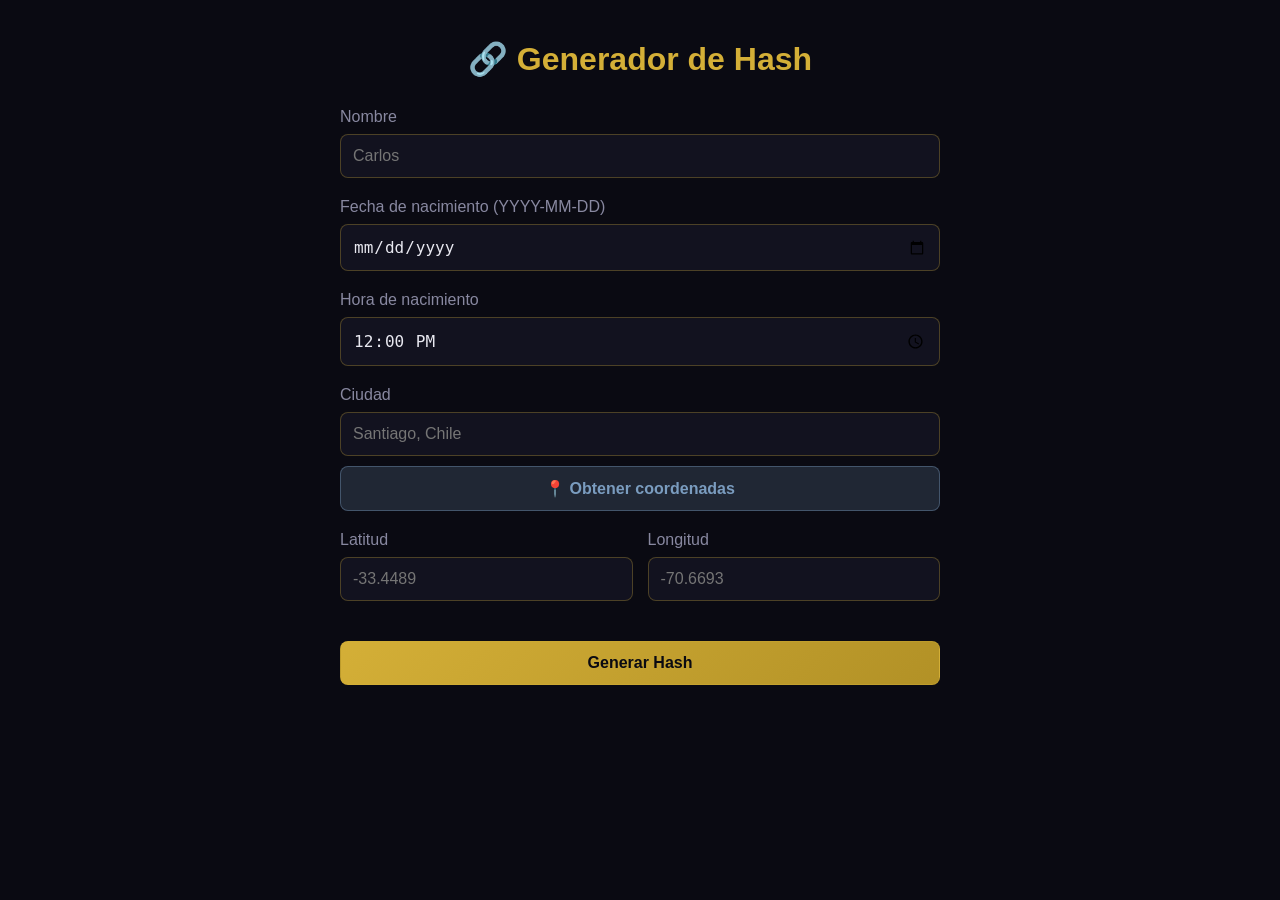
<file: hash.html>
<!DOCTYPE html>
<html lang="es">
<head>
    <meta charset="UTF-8">
    <meta name="viewport" content="width=device-width, initial-scale=1.0">
    <title>Generador de Hash - Astro Chart</title>
    <style>
        * { box-sizing: border-box; margin: 0; padding: 0; }
        body {
            font-family: -apple-system, BlinkMacSystemFont, "Segoe UI", Roboto, sans-serif;
            background: #0a0a12;
            color: #e8e8f0;
            min-height: 100vh;
            padding: 40px 20px;
        }
        .container {
            max-width: 600px;
            margin: 0 auto;
        }
        h1 {
            color: #d4af37;
            margin-bottom: 30px;
            text-align: center;
        }
        .form-group {
            margin-bottom: 20px;
        }
        label {
            display: block;
            margin-bottom: 8px;
            color: #8888a0;
        }
        input, button {
            width: 100%;
            padding: 12px;
            border: 1px solid rgba(212, 175, 55, 0.3);
            border-radius: 8px;
            background: rgba(20, 20, 35, 0.8);
            color: #e8e8f0;
            font-size: 16px;
        }
        input:focus {
            outline: none;
            border-color: #d4af37;
        }
        button {
            background: linear-gradient(135deg, #d4af37, #b29126);
            color: #0a0a12;
            cursor: pointer;
            font-weight: bold;
            margin-top: 20px;
        }
        button:hover {
            opacity: 0.9;
        }
        .result {
            margin-top: 30px;
            padding: 20px;
            background: rgba(20, 20, 35, 0.8);
            border: 1px solid rgba(212, 175, 55, 0.3);
            border-radius: 8px;
        }
        .result h3 {
            color: #d4af37;
            margin-bottom: 15px;
        }
        .result-url {
            word-break: break-all;
            background: rgba(0,0,0,0.3);
            padding: 15px;
            border-radius: 4px;
            margin-bottom: 15px;
            font-family: monospace;
            font-size: 14px;
        }
        .result-url a {
            color: #7a9cbf;
        }
        .copy-btn {
            width: auto;
            padding: 10px 20px;
            font-size: 14px;
        }
        .coords {
            display: grid;
            grid-template-columns: 1fr 1fr;
            gap: 15px;
        }
        .geocode-btn {
            margin-top: 10px;
            background: rgba(122, 156, 191, 0.2);
            border-color: rgba(122, 156, 191, 0.4);
            color: #7a9cbf;
        }
        .status {
            font-size: 14px;
            color: #8888a0;
            margin-top: 10px;
        }
        .status.success { color: #10B981; }
        .status.error { color: #EF4444; }
    </style>
</head>
<body>
    <div class="container">
        <h1>🔗 Generador de Hash</h1>
        
        <div class="form-group">
            <label>Nombre</label>
            <input type="text" id="name" placeholder="Carlos">
        </div>
        
        <div class="form-group">
            <label>Fecha de nacimiento (YYYY-MM-DD)</label>
            <input type="date" id="date">
        </div>
        
        <div class="form-group">
            <label>Hora de nacimiento</label>
            <input type="time" id="time" value="12:00">
        </div>
        
        <div class="form-group">
            <label>Ciudad</label>
            <input type="text" id="city" placeholder="Santiago, Chile">
            <button class="geocode-btn" onclick="geocode()">📍 Obtener coordenadas</button>
            <div id="geocode-status" class="status"></div>
        </div>
        
        <div class="form-group coords">
            <div>
                <label>Latitud</label>
                <input type="text" id="lat" placeholder="-33.4489">
            </div>
            <div>
                <label>Longitud</label>
                <input type="text" id="lon" placeholder="-70.6693">
            </div>
        </div>
        
        <button onclick="generate()">Generar Hash</button>
        
        <div id="result" class="result" style="display: none;">
            <h3>URL generada:</h3>
            <div class="result-url">
                <a id="result-link" href="#" target="_blank"></a>
            </div>
            <button class="copy-btn" onclick="copyURL()">📋 Copiar URL</button>
            <div id="copy-status" class="status"></div>
        </div>
    </div>
    
    <script>
        async function geocode() {
            const city = document.getElementById('city').value;
            const status = document.getElementById('geocode-status');
            
            if (!city) {
                status.textContent = 'Ingresa una ciudad';
                status.className = 'status error';
                return;
            }
            
            status.textContent = 'Buscando...';
            status.className = 'status';
            
            try {
                const response = await fetch(
                    `https://nominatim.openstreetmap.org/search?format=json&q=${encodeURIComponent(city)}&limit=1`
                );
                const data = await response.json();
                
                if (data.length > 0) {
                    document.getElementById('lat').value = parseFloat(data[0].lat).toFixed(4);
                    document.getElementById('lon').value = parseFloat(data[0].lon).toFixed(4);
                    status.textContent = `✓ Encontrado: ${data[0].display_name}`;
                    status.className = 'status success';
                } else {
                    status.textContent = 'Ciudad no encontrada';
                    status.className = 'status error';
                }
            } catch (e) {
                status.textContent = 'Error de conexión';
                status.className = 'status error';
            }
        }
        
        function generate() {
            const data = {
                n: document.getElementById('name').value,
                d: document.getElementById('date').value.replace(/-/g, ''),
                t: document.getElementById('time').value,
                c: document.getElementById('city').value,
                lat: document.getElementById('lat').value,
                lon: document.getElementById('lon').value
            };
            
            const jsonStr = JSON.stringify(data);
            const base64 = btoa(unescape(encodeURIComponent(jsonStr)))
                .replace(/\+/g, '-')
                .replace(/\//g, '_')
                .replace(/=+$/, '');
            
            const url = `https://chuchurex.cl/#${base64}`;
            
            document.getElementById('result').style.display = 'block';
            document.getElementById('result-link').href = url;
            document.getElementById('result-link').textContent = url;
        }
        
        async function copyURL() {
            const url = document.getElementById('result-link').href;
            const status = document.getElementById('copy-status');
            
            try {
                await navigator.clipboard.writeText(url);
                status.textContent = '✓ Copiado!';
                status.className = 'status success';
            } catch (e) {
                prompt('Copia esta URL:', url);
            }
        }
    </script>
</body>
</html>
</file>
<file: styles.css>
@charset "UTF-8";
*, *::before, *::after {
  box-sizing: border-box;
  margin: 0;
  padding: 0;
}

html {
  scroll-behavior: smooth;
}

body {
  font-family: "Cormorant Garamond", serif;
  font-size: 18px;
  line-height: 1.7;
  color: #e8e8f0;
  background: #0a0a12;
  min-height: 100vh;
  overflow-x: hidden;
}

/* === ACCESIBILIDAD === */

/* Skip Links - visibles solo con focus */
.skip-link {
  position: absolute;
  top: -100px;
  left: 50%;
  transform: translateX(-50%);
  background: #d4af37;
  color: #0a0a12;
  padding: 12px 24px;
  font-family: "Cinzel", serif;
  font-weight: 600;
  text-decoration: none;
  border-radius: 4px;
  z-index: 9999;
  transition: top 0.3s ease;
}

.skip-link:focus {
  top: 10px;
  outline: 3px solid #e8e8f0;
  outline-offset: 2px;
}

/* Focus visible global - WCAG AAA */
:focus-visible {
  outline: 3px solid #d4af37;
  outline-offset: 3px;
}

/* Focus para inputs (sobrescribe el outline: none existente) */
.form-input:focus-visible {
  outline: 3px solid #d4af37;
  outline-offset: 2px;
  border-color: #d4af37;
}

/* Focus para botones */
.btn:focus-visible,
.lang-btn:focus-visible {
  outline: 3px solid #d4af37;
  outline-offset: 3px;
}

/* Focus para links */
a:focus-visible {
  outline: 3px solid #d4af37;
  outline-offset: 3px;
}

.stars-container {
  position: fixed;
  top: 0;
  left: 0;
  width: 100%;
  height: 100%;
  pointer-events: none;
  z-index: 0;
  overflow: hidden;
}

.stars {
  width: 1px;
  height: 1px;
  background: transparent;
  box-shadow: 1285px 1652px #FFF, 1587px 523px #FFF, 643px 1314px #FFF, 46px 948px #FFF, 30px 674px #FFF, 264px 1183px #FFF, 859px 1300px #FFF, 561px 1675px #FFF, 862px 1740px #FFF, 1549px 1970px #FFF, 1075px 749px #FFF, 1833px 458px #FFF, 1470px 1168px #FFF, 1399px 432px #FFF, 572px 1819px #FFF, 691px 1290px #FFF, 1340px 571px #FFF, 1770px 1099px #FFF, 159px 59px #FFF, 385px 274px #FFF, 504px 1787px #FFF, 685px 602px #FFF, 1729px 1256px #FFF, 1416px 1812px #FFF, 945px 1629px #FFF, 380px 195px #FFF, 1134px 784px #FFF, 98px 658px #FFF, 536px 44px #FFF, 1612px 173px #FFF, 318px 86px #FFF, 1098px 697px #FFF, 921px 1787px #FFF, 1142px 575px #FFF, 931px 1609px #FFF, 1491px 1721px #FFF, 1477px 17px #FFF, 864px 853px #FFF, 166px 352px #FFF, 113px 614px #FFF, 1276px 1444px #FFF, 1608px 23px #FFF, 915px 552px #FFF, 1072px 859px #FFF, 389px 1804px #FFF, 1360px 1516px #FFF, 428px 1648px #FFF, 968px 116px #FFF, 734px 1804px #FFF, 1759px 1949px #FFF, 1947px 1159px #FFF, 1975px 851px #FFF, 1760px 1836px #FFF, 1864px 1100px #FFF, 1768px 556px #FFF, 284px 248px #FFF, 293px 1285px #FFF, 106px 1860px #FFF, 772px 1974px #FFF, 1565px 93px #FFF, 1730px 454px #FFF, 1007px 425px #FFF, 602px 1522px #FFF, 108px 622px #FFF, 1055px 1056px #FFF, 500px 1513px #FFF, 675px 744px #FFF, 1789px 1547px #FFF, 1137px 1797px #FFF, 1303px 1445px #FFF, 639px 747px #FFF, 1965px 961px #FFF, 1182px 47px #FFF, 269px 1982px #FFF, 877px 549px #FFF, 4px 1380px #FFF, 1875px 289px #FFF, 850px 177px #FFF, 574px 1804px #FFF, 927px 440px #FFF, 25px 943px #FFF, 894px 536px #FFF, 526px 1473px #FFF, 1809px 1516px #FFF, 274px 635px #FFF, 482px 116px #FFF, 983px 1547px #FFF, 108px 672px #FFF, 877px 1759px #FFF, 925px 1983px #FFF, 1852px 564px #FFF, 1774px 263px #FFF, 1688px 851px #FFF, 1237px 154px #FFF, 1320px 1266px #FFF, 219px 1758px #FFF, 977px 1123px #FFF, 1422px 859px #FFF, 1509px 94px #FFF, 1501px 552px #FFF, 1065px 267px #FFF, 277px 670px #FFF, 1852px 965px #FFF, 1254px 1890px #FFF, 646px 1056px #FFF, 421px 1708px #FFF, 1671px 803px #FFF, 770px 1122px #FFF, 868px 594px #FFF, 1781px 694px #FFF, 1386px 157px #FFF, 121px 1535px #FFF, 1919px 1959px #FFF, 1147px 1876px #FFF, 1255px 1522px #FFF, 76px 1992px #FFF, 922px 1748px #FFF, 1679px 1834px #FFF, 724px 462px #FFF, 496px 930px #FFF, 1481px 1512px #FFF, 1681px 473px #FFF, 1393px 181px #FFF, 106px 550px #FFF, 715px 510px #FFF, 953px 828px #FFF, 500px 140px #FFF, 1578px 272px #FFF, 362px 38px #FFF, 1553px 432px #FFF, 1244px 1233px #FFF, 1476px 435px #FFF, 1680px 879px #FFF, 1875px 551px #FFF, 503px 1026px #FFF, 1523px 1561px #FFF, 1366px 158px #FFF, 146px 1083px #FFF, 118px 1882px #FFF, 1985px 1523px #FFF, 1575px 675px #FFF, 538px 545px #FFF, 1097px 928px #FFF, 706px 4px #FFF, 330px 1001px #FFF, 176px 1418px #FFF, 1019px 695px #FFF, 336px 645px #FFF, 787px 1306px #FFF, 1967px 1875px #FFF, 1723px 1098px #FFF, 495px 1631px #FFF, 191px 1562px #FFF, 164px 1372px #FFF, 1137px 815px #FFF, 1954px 1042px #FFF, 1141px 277px #FFF, 61px 351px #FFF, 1342px 930px #FFF, 202px 691px #FFF, 1688px 1414px #FFF, 1287px 1596px #FFF, 1038px 144px #FFF, 723px 582px #FFF, 484px 778px #FFF, 1569px 681px #FFF, 652px 86px #FFF, 89px 1434px #FFF, 702px 53px #FFF, 417px 612px #FFF, 1487px 1559px #FFF, 570px 1742px #FFF, 1493px 379px #FFF, 1560px 1708px #FFF, 132px 931px #FFF, 1176px 927px #FFF, 1882px 187px #FFF, 261px 1963px #FFF, 139px 383px #FFF, 396px 1821px #FFF, 130px 931px #FFF, 236px 720px #FFF, 815px 1986px #FFF, 1750px 189px #FFF, 1584px 1634px #FFF, 1562px 1225px #FFF, 1161px 1936px #FFF, 268px 1258px #FFF, 1811px 315px #FFF, 89px 342px #FFF, 423px 1089px #FFF, 77px 327px #FFF, 1893px 1941px #FFF, 1559px 1298px #FFF, 1565px 1745px #FFF, 1799px 1962px #FFF, 1909px 1160px #FFF, 1403px 1627px #FFF, 1470px 119px #FFF, 1731px 1435px #FFF, 1921px 1260px #FFF, 1126px 1987px #FFF, 422px 1092px #FFF, 1731px 415px #FFF, 990px 668px #FFF, 1989px 1649px #FFF, 1133px 108px #FFF, 307px 395px #FFF, 1647px 413px #FFF, 507px 1529px #FFF, 860px 63px #FFF, 1194px 938px #FFF, 1632px 450px #FFF, 1141px 567px #FFF, 575px 813px #FFF, 1361px 151px #FFF, 32px 638px #FFF, 758px 1292px #FFF, 1489px 1831px #FFF, 1607px 816px #FFF, 364px 879px #FFF, 934px 290px #FFF, 970px 1643px #FFF, 789px 835px #FFF, 259px 1581px #FFF, 32px 1763px #FFF, 1948px 441px #FFF, 1223px 694px #FFF, 857px 1769px #FFF, 1160px 1673px #FFF, 1315px 1985px #FFF, 1448px 984px #FFF, 1338px 251px #FFF, 59px 857px #FFF, 1968px 1099px #FFF, 1274px 1137px #FFF, 315px 131px #FFF, 681px 1501px #FFF, 110px 1207px #FFF, 1344px 460px #FFF, 1217px 449px #FFF, 265px 1099px #FFF, 1674px 1113px #FFF, 1160px 1558px #FFF, 273px 1771px #FFF, 1457px 246px #FFF, 1809px 433px #FFF, 614px 928px #FFF, 1506px 434px #FFF, 411px 549px #FFF, 1778px 1658px #FFF, 266px 1250px #FFF, 1150px 341px #FFF, 1905px 1555px #FFF, 3px 1055px #FFF, 1637px 953px #FFF, 74px 149px #FFF, 1918px 1999px #FFF, 1138px 1905px #FFF, 1935px 1841px #FFF, 439px 619px #FFF, 934px 1089px #FFF, 1538px 51px #FFF, 622px 717px #FFF, 289px 1844px #FFF, 1283px 1200px #FFF, 1695px 96px #FFF, 1419px 1029px #FFF, 1646px 1438px #FFF, 1414px 1116px #FFF, 1766px 1909px #FFF, 242px 1759px #FFF, 590px 1449px #FFF, 1510px 1455px #FFF, 1311px 319px #FFF, 1229px 522px #FFF, 124px 1873px #FFF, 498px 131px #FFF, 1317px 853px #FFF, 816px 1040px #FFF, 693px 1460px #FFF, 926px 1391px #FFF, 1475px 426px #FFF, 709px 804px #FFF, 1259px 345px #FFF, 322px 133px #FFF, 919px 1056px #FFF, 1576px 1278px #FFF, 303px 373px #FFF, 236px 1583px #FFF, 663px 756px #FFF, 1094px 432px #FFF, 1530px 1496px #FFF, 1358px 1032px #FFF, 859px 1614px #FFF, 220px 212px #FFF, 632px 644px #FFF, 34px 697px #FFF, 1113px 445px #FFF, 1349px 255px #FFF, 1530px 371px #FFF, 126px 1469px #FFF, 1666px 1154px #FFF, 1038px 700px #FFF, 576px 1980px #FFF, 905px 365px #FFF, 1921px 48px #FFF, 1687px 485px #FFF, 1080px 1204px #FFF, 845px 148px #FFF, 1122px 559px #FFF, 667px 844px #FFF, 1763px 889px #FFF, 717px 44px #FFF, 1420px 313px #FFF, 1241px 726px #FFF, 767px 1034px #FFF, 1918px 103px #FFF, 273px 920px #FFF, 1966px 348px #FFF, 197px 1999px #FFF, 414px 1995px #FFF, 1600px 1464px #FFF, 1743px 1162px #FFF, 422px 528px #FFF, 1328px 1457px #FFF, 966px 1272px #FFF, 373px 1230px #FFF, 1169px 26px #FFF, 353px 1701px #FFF, 813px 478px #FFF, 1428px 1286px #FFF, 1973px 157px #FFF, 210px 629px #FFF, 328px 1610px #FFF, 150px 593px #FFF, 273px 220px #FFF, 1540px 822px #FFF, 1346px 1671px #FFF, 331px 1566px #FFF, 1970px 260px #FFF, 1561px 1345px #FFF, 427px 901px #FFF, 1799px 1761px #FFF, 89px 1046px #FFF, 338px 950px #FFF, 1604px 1982px #FFF, 1467px 1861px #FFF, 131px 722px #FFF, 517px 246px #FFF, 1373px 726px #FFF, 552px 952px #FFF, 844px 1438px #FFF, 284px 49px #FFF, 1993px 894px #FFF, 1138px 1416px #FFF, 610px 1444px #FFF, 1119px 988px #FFF, 1567px 703px #FFF, 291px 1212px #FFF, 1074px 513px #FFF, 62px 346px #FFF, 1589px 847px #FFF, 189px 1385px #FFF, 423px 1966px #FFF, 79px 724px #FFF, 716px 1475px #FFF, 1794px 1853px #FFF, 917px 811px #FFF, 1859px 1828px #FFF, 1534px 649px #FFF, 542px 1843px #FFF, 1623px 1053px #FFF, 664px 29px #FFF, 1457px 347px #FFF, 1950px 323px #FFF, 1194px 130px #FFF, 1215px 239px #FFF, 1781px 686px #FFF, 175px 1671px #FFF, 841px 1814px #FFF, 1907px 1680px #FFF, 877px 1932px #FFF, 1549px 435px #FFF, 279px 1385px #FFF, 1914px 1389px #FFF, 1365px 921px #FFF, 1750px 1151px #FFF, 1088px 1914px #FFF, 1782px 106px #FFF, 608px 750px #FFF, 1553px 1835px #FFF, 365px 1207px #FFF, 537px 786px #FFF, 1010px 1285px #FFF, 1776px 1155px #FFF, 89px 840px #FFF, 1616px 761px #FFF, 905px 1753px #FFF, 1459px 1268px #FFF, 1033px 679px #FFF, 1057px 855px #FFF, 1052px 195px #FFF, 302px 642px #FFF, 1643px 400px #FFF, 483px 372px #FFF, 295px 788px #FFF, 546px 1433px #FFF, 913px 1207px #FFF, 630px 1090px #FFF, 1551px 1265px #FFF, 1008px 817px #FFF, 1251px 650px #FFF, 1716px 786px #FFF, 742px 1222px #FFF, 1565px 656px #FFF, 1127px 1053px #FFF, 1822px 53px #FFF, 1563px 1521px #FFF, 1922px 758px #FFF, 1772px 902px #FFF, 1273px 1187px #FFF, 81px 383px #FFF, 110px 365px #FFF, 778px 1026px #FFF, 835px 1288px #FFF, 1374px 1605px #FFF, 1772px 257px #FFF, 65px 129px #FFF, 239px 1652px #FFF, 1276px 761px #FFF, 572px 110px #FFF, 1852px 596px #FFF, 1686px 1463px #FFF, 1855px 339px #FFF, 1895px 1327px #FFF, 81px 1434px #FFF, 1234px 262px #FFF, 374px 1407px #FFF, 286px 1295px #FFF, 84px 47px #FFF, 158px 121px #FFF, 1422px 1283px #FFF, 277px 224px #FFF, 391px 434px #FFF, 1536px 1946px #FFF, 1241px 729px #FFF, 1893px 1778px #FFF, 83px 1900px #FFF, 1226px 540px #FFF, 1025px 336px #FFF, 1573px 319px #FFF, 291px 1896px #FFF, 412px 94px #FFF, 1732px 1952px #FFF, 671px 1521px #FFF, 1752px 685px #FFF, 90px 220px #FFF, 980px 278px #FFF, 1588px 1150px #FFF, 764px 1106px #FFF, 1575px 1021px #FFF, 42px 786px #FFF, 1061px 487px #FFF, 142px 1672px #FFF, 307px 570px #FFF, 823px 1401px #FFF, 1322px 516px #FFF, 884px 1213px #FFF, 1295px 1443px #FFF, 1831px 1078px #FFF, 1986px 992px #FFF, 1015px 358px #FFF, 382px 818px #FFF, 1990px 454px #FFF, 847px 577px #FFF, 63px 1478px #FFF, 829px 114px #FFF, 1829px 77px #FFF, 271px 785px #FFF, 1264px 1773px #FFF, 1301px 1870px #FFF, 379px 1546px #FFF, 1743px 580px #FFF, 139px 1660px #FFF, 360px 119px #FFF, 1610px 788px #FFF, 948px 1006px #FFF, 1962px 1305px #FFF, 41px 1574px #FFF, 190px 421px #FFF, 572px 444px #FFF, 108px 1733px #FFF, 1789px 1235px #FFF, 1782px 217px #FFF, 385px 940px #FFF, 945px 1576px #FFF, 1861px 1825px #FFF, 1134px 566px #FFF, 1294px 1823px #FFF, 1809px 430px #FFF, 483px 1388px #FFF, 1223px 739px #FFF, 324px 848px #FFF, 754px 671px #FFF, 280px 693px #FFF, 1934px 1860px #FFF, 134px 426px #FFF, 1830px 618px #FFF, 274px 43px #FFF, 680px 1053px #FFF, 1970px 66px #FFF, 864px 317px #FFF, 1517px 231px #FFF, 989px 995px #FFF, 1380px 103px #FFF, 575px 1370px #FFF, 1638px 456px #FFF, 302px 1848px #FFF, 510px 1872px #FFF, 264px 366px #FFF, 743px 1729px #FFF, 174px 1405px #FFF, 58px 397px #FFF, 31px 304px #FFF, 1595px 1923px #FFF, 577px 1999px #FFF, 1301px 1220px #FFF, 1428px 1711px #FFF, 622px 859px #FFF, 1957px 137px #FFF, 1934px 1592px #FFF, 729px 529px #FFF, 1623px 1695px #FFF, 528px 1333px #FFF, 1595px 1621px #FFF, 1966px 1457px #FFF, 891px 1356px #FFF, 934px 77px #FFF, 1360px 1991px #FFF, 1506px 871px #FFF, 1382px 678px #FFF, 1628px 200px #FFF, 322px 1220px #FFF, 805px 1671px #FFF, 1710px 1135px #FFF, 82px 543px #FFF, 1921px 1375px #FFF, 895px 420px #FFF, 1716px 836px #FFF, 1205px 1229px #FFF, 305px 578px #FFF, 213px 1717px #FFF, 1751px 1570px #FFF, 1596px 1883px #FFF, 848px 1629px #FFF, 1315px 1639px #FFF, 1617px 1191px #FFF, 572px 923px #FFF, 1547px 616px #FFF, 130px 580px #FFF, 766px 1778px #FFF, 78px 1005px #FFF, 171px 1275px #FFF, 68px 82px #FFF, 896px 1141px #FFF, 1074px 606px #FFF, 313px 1928px #FFF, 944px 37px #FFF, 125px 442px #FFF, 1412px 1794px #FFF, 1475px 540px #FFF, 1482px 526px #FFF, 88px 1043px #FFF, 134px 357px #FFF, 197px 412px #FFF, 370px 80px #FFF, 1490px 619px #FFF, 1927px 941px #FFF, 399px 935px #FFF, 695px 1640px #FFF, 1699px 1915px #FFF, 1156px 307px #FFF, 578px 1575px #FFF, 106px 1925px #FFF, 762px 1904px #FFF, 1336px 223px #FFF, 1759px 1113px #FFF, 754px 792px #FFF, 978px 330px #FFF, 1019px 296px #FFF, 1386px 1670px #FFF, 1042px 1090px #FFF, 1671px 471px #FFF, 1985px 670px #FFF, 597px 1640px #FFF, 1399px 1625px #FFF, 137px 1218px #FFF, 1273px 320px #FFF, 423px 1878px #FFF, 1877px 966px #FFF, 1043px 1564px #FFF, 1990px 1302px #FFF, 49px 1843px #FFF, 41px 1139px #FFF, 161px 801px #FFF, 16px 208px #FFF, 178px 303px #FFF, 1513px 1064px #FFF, 1875px 955px #FFF, 668px 369px #FFF, 1331px 1554px #FFF, 1703px 1891px #FFF, 196px 1589px #FFF, 1804px 1898px #FFF, 295px 1977px #FFF, 1050px 726px #FFF, 340px 937px #FFF, 776px 670px #FFF, 1922px 465px #FFF, 1612px 1997px #FFF, 376px 307px #FFF, 1672px 1608px #FFF, 1202px 478px #FFF, 504px 1504px #FFF, 1936px 334px #FFF, 218px 72px #FFF, 1006px 480px #FFF, 1743px 200px #FFF, 201px 993px #FFF, 79px 124px #FFF, 1042px 797px #FFF, 227px 1161px #FFF, 615px 595px #FFF, 422px 793px #FFF, 1532px 464px #FFF, 1382px 1322px #FFF, 1261px 1920px #FFF, 130px 1339px #FFF, 537px 10px #FFF, 1176px 1602px #FFF, 1645px 1907px #FFF, 43px 244px #FFF, 1436px 349px #FFF, 108px 1459px #FFF, 1640px 309px #FFF, 65px 711px #FFF, 1556px 1934px #FFF, 308px 150px #FFF, 310px 1204px #FFF, 549px 1273px #FFF, 1px 955px #FFF, 534px 140px #FFF, 1070px 980px #FFF, 1508px 232px #FFF, 1300px 52px #FFF, 912px 1607px #FFF, 1884px 1494px #FFF, 840px 1331px #FFF, 1840px 1938px #FFF, 60px 379px #FFF, 219px 1868px #FFF, 1305px 34px #FFF, 86px 495px #FFF, 1055px 1310px #FFF, 723px 230px #FFF, 328px 1217px #FFF, 1647px 1584px #FFF, 1285px 621px #FFF, 1950px 1862px #FFF, 1283px 111px #FFF, 828px 1034px #FFF, 550px 1460px #FFF, 360px 611px #FFF, 1065px 1239px #FFF, 1217px 1727px #FFF, 596px 1415px #FFF, 1619px 530px #FFF, 366px 1776px #FFF, 1815px 231px #FFF, 124px 984px #FFF, 1528px 1671px #FFF, 1068px 1573px #FFF, 1239px 110px #FFF, 226px 1404px #FFF, 1190px 69px #FFF, 643px 990px #FFF, 1914px 1370px #FFF, 740px 608px #FFF, 1038px 1563px #FFF, 1117px 1993px #FFF, 1950px 477px #FFF, 590px 1620px #FFF, 1689px 186px #FFF, 1198px 971px #FFF, 573px 1354px #FFF, 754px 717px #FFF, 614px 1992px #FFF, 1305px 940px #FFF, 1088px 1889px #FFF;
  animation: animStar 50s linear infinite;
}
.stars::after {
  content: "";
  position: absolute;
  top: 2000px;
  width: 1px;
  height: 1px;
  background: transparent;
  box-shadow: 1787px 921px #FFF, 803px 1865px #FFF, 817px 1613px #FFF, 1833px 945px #FFF, 1780px 949px #FFF, 920px 343px #FFF, 474px 18px #FFF, 739px 697px #FFF, 693px 1293px #FFF, 1900px 1399px #FFF, 438px 142px #FFF, 1794px 502px #FFF, 1611px 1115px #FFF, 1747px 1464px #FFF, 1112px 936px #FFF, 645px 523px #FFF, 1321px 1257px #FFF, 841px 1871px #FFF, 1737px 1489px #FFF, 760px 1420px #FFF, 285px 388px #FFF, 250px 1569px #FFF, 1819px 1164px #FFF, 690px 1185px #FFF, 1038px 1859px #FFF, 90px 1958px #FFF, 367px 371px #FFF, 140px 1174px #FFF, 565px 1423px #FFF, 1387px 188px #FFF, 1132px 641px #FFF, 646px 1409px #FFF, 1813px 1263px #FFF, 551px 1271px #FFF, 183px 1098px #FFF, 1587px 199px #FFF, 248px 1873px #FFF, 343px 1684px #FFF, 765px 1688px #FFF, 1633px 1628px #FFF, 782px 1032px #FFF, 1329px 1882px #FFF, 1551px 988px #FFF, 985px 900px #FFF, 390px 1480px #FFF, 490px 1250px #FFF, 739px 480px #FFF, 1372px 548px #FFF, 345px 1307px #FFF, 1681px 29px #FFF, 1476px 1735px #FFF, 542px 590px #FFF, 720px 1065px #FFF, 1468px 1588px #FFF, 520px 591px #FFF, 1898px 3px #FFF, 1956px 148px #FFF, 1752px 1123px #FFF, 958px 318px #FFF, 581px 1067px #FFF, 411px 1314px #FFF, 1585px 1219px #FFF, 911px 626px #FFF, 637px 484px #FFF, 370px 1386px #FFF, 1203px 1616px #FFF, 1341px 740px #FFF, 120px 79px #FFF, 614px 161px #FFF, 1283px 789px #FFF, 488px 1405px #FFF, 307px 1039px #FFF, 1681px 512px #FFF, 152px 1146px #FFF, 234px 628px #FFF, 784px 615px #FFF, 938px 1484px #FFF, 1473px 1574px #FFF, 600px 587px #FFF, 1654px 500px #FFF, 125px 308px #FFF, 645px 1206px #FFF, 1488px 1726px #FFF, 1170px 23px #FFF, 509px 183px #FFF, 475px 1999px #FFF, 1277px 1244px #FFF, 1534px 444px #FFF, 1212px 699px #FFF, 806px 1697px #FFF, 977px 17px #FFF, 916px 557px #FFF, 801px 1231px #FFF, 834px 1558px #FFF, 1970px 100px #FFF, 1985px 1701px #FFF, 939px 1124px #FFF, 1371px 745px #FFF, 498px 549px #FFF, 1147px 1660px #FFF, 1541px 1674px #FFF, 1702px 1141px #FFF, 495px 427px #FFF, 1267px 351px #FFF, 121px 497px #FFF, 1460px 928px #FFF, 651px 1948px #FFF, 934px 1119px #FFF, 749px 346px #FFF, 688px 474px #FFF, 775px 258px #FFF, 920px 23px #FFF, 265px 808px #FFF, 1862px 474px #FFF, 833px 1964px #FFF, 779px 1228px #FFF, 286px 516px #FFF, 247px 1167px #FFF, 807px 1723px #FFF, 685px 1803px #FFF, 48px 308px #FFF, 854px 1195px #FFF, 969px 1162px #FFF, 1317px 447px #FFF, 1691px 1220px #FFF, 869px 1362px #FFF, 1518px 1412px #FFF, 477px 1691px #FFF, 561px 1483px #FFF, 1458px 844px #FFF, 1717px 1867px #FFF, 149px 486px #FFF, 1843px 408px #FFF, 1354px 1357px #FFF, 1880px 1346px #FFF, 1341px 1415px #FFF, 1167px 374px #FFF, 773px 744px #FFF, 822px 919px #FFF, 128px 5px #FFF, 1393px 914px #FFF, 1848px 1704px #FFF, 1350px 59px #FFF, 128px 315px #FFF, 252px 35px #FFF, 1456px 1570px #FFF, 1832px 323px #FFF, 1268px 436px #FFF, 348px 1860px #FFF, 473px 1925px #FFF, 815px 549px #FFF, 1335px 1754px #FFF, 172px 462px #FFF, 201px 185px #FFF, 1816px 1332px #FFF, 1904px 1304px #FFF, 1654px 675px #FFF, 1196px 401px #FFF, 258px 46px #FFF, 1900px 1484px #FFF, 1571px 1880px #FFF, 149px 384px #FFF, 211px 1653px #FFF, 746px 295px #FFF, 1131px 148px #FFF, 1415px 224px #FFF, 1019px 1494px #FFF, 1382px 85px #FFF, 188px 1345px #FFF, 911px 294px #FFF, 164px 289px #FFF, 1825px 285px #FFF, 1903px 90px #FFF, 523px 577px #FFF, 77px 647px #FFF, 1188px 1683px #FFF, 625px 249px #FFF, 1659px 1458px #FFF, 9px 363px #FFF, 1339px 902px #FFF, 688px 1144px #FFF, 338px 1983px #FFF, 828px 850px #FFF, 561px 1770px #FFF, 290px 533px #FFF, 397px 1846px #FFF, 71px 1579px #FFF, 1119px 842px #FFF, 784px 1263px #FFF, 978px 846px #FFF, 132px 1089px #FFF, 1358px 390px #FFF, 672px 1724px #FFF, 1288px 1569px #FFF, 350px 1246px #FFF, 529px 1839px #FFF, 1662px 539px #FFF, 1713px 1668px #FFF, 480px 1150px #FFF, 1512px 805px #FFF, 1037px 28px #FFF, 1246px 1764px #FFF, 124px 440px #FFF, 177px 1157px #FFF, 1655px 798px #FFF, 1229px 899px #FFF, 48px 1438px #FFF, 1541px 225px #FFF, 77px 40px #FFF, 384px 16px #FFF, 1400px 514px #FFF, 74px 1468px #FFF, 167px 1297px #FFF, 1671px 733px #FFF, 679px 930px #FFF, 94px 1769px #FFF, 1483px 815px #FFF, 874px 1718px #FFF, 14px 585px #FFF, 548px 406px #FFF, 1575px 856px #FFF, 580px 390px #FFF, 1784px 147px #FFF, 1535px 1601px #FFF, 1215px 555px #FFF, 1924px 857px #FFF, 61px 1691px #FFF, 222px 491px #FFF, 594px 305px #FFF, 1900px 1488px #FFF, 302px 1390px #FFF, 1418px 1608px #FFF, 1804px 1187px #FFF, 1108px 1123px #FFF, 1287px 1653px #FFF, 378px 237px #FFF, 624px 724px #FFF, 997px 777px #FFF, 1901px 706px #FFF, 984px 386px #FFF, 445px 1904px #FFF, 1506px 1463px #FFF, 1784px 1618px #FFF, 1150px 859px #FFF, 917px 333px #FFF, 1298px 991px #FFF, 185px 788px #FFF, 1148px 1639px #FFF, 1461px 1368px #FFF, 1353px 899px #FFF, 951px 1247px #FFF, 192px 467px #FFF, 1984px 911px #FFF, 528px 656px #FFF, 1319px 1326px #FFF, 465px 1937px #FFF, 1925px 1612px #FFF, 1476px 1087px #FFF, 110px 399px #FFF, 1330px 1315px #FFF, 540px 1119px #FFF, 1845px 441px #FFF, 1920px 983px #FFF, 1057px 409px #FFF, 1183px 828px #FFF, 1649px 1044px #FFF, 1114px 1349px #FFF, 1379px 71px #FFF, 656px 1560px #FFF, 554px 635px #FFF, 1138px 729px #FFF, 1062px 544px #FFF, 342px 872px #FFF, 1804px 657px #FFF, 1724px 516px #FFF, 986px 1020px #FFF, 497px 1533px #FFF, 974px 1555px #FFF, 986px 987px #FFF, 1185px 1939px #FFF, 397px 1998px #FFF, 922px 527px #FFF, 777px 1583px #FFF, 555px 1520px #FFF, 317px 972px #FFF, 1665px 195px #FFF, 1080px 178px #FFF, 1915px 1962px #FFF, 464px 595px #FFF, 216px 1668px #FFF, 1122px 524px #FFF, 1932px 564px #FFF, 1512px 1332px #FFF, 1193px 890px #FFF, 1687px 57px #FFF, 156px 1731px #FFF, 1580px 648px #FFF, 1543px 774px #FFF, 686px 631px #FFF, 53px 773px #FFF, 635px 1602px #FFF, 193px 1090px #FFF, 241px 760px #FFF, 732px 1174px #FFF, 1794px 1974px #FFF, 334px 1630px #FFF, 338px 1378px #FFF, 1556px 1447px #FFF, 1161px 1814px #FFF, 1458px 964px #FFF, 134px 1361px #FFF, 389px 1096px #FFF, 37px 422px #FFF, 1190px 710px #FFF, 1998px 279px #FFF, 1560px 1313px #FFF, 1401px 791px #FFF, 193px 1219px #FFF, 894px 1599px #FFF, 984px 98px #FFF, 585px 110px #FFF, 1647px 972px #FFF, 56px 380px #FFF, 1833px 829px #FFF, 642px 252px #FFF, 1882px 1221px #FFF, 572px 1472px #FFF, 544px 252px #FFF, 943px 1039px #FFF, 1960px 336px #FFF, 1087px 1262px #FFF, 1134px 48px #FFF, 1038px 674px #FFF, 22px 605px #FFF, 507px 654px #FFF, 382px 273px #FFF, 856px 305px #FFF, 397px 1652px #FFF, 614px 1216px #FFF, 1643px 643px #FFF, 509px 1027px #FFF, 1118px 276px #FFF, 1299px 479px #FFF, 665px 615px #FFF, 1720px 1852px #FFF, 240px 1493px #FFF, 1649px 275px #FFF, 981px 1965px #FFF, 818px 517px #FFF, 150px 688px #FFF, 19px 1381px #FFF, 1651px 86px #FFF, 1596px 1772px #FFF, 987px 580px #FFF, 912px 1017px #FFF, 1814px 1926px #FFF, 1556px 260px #FFF, 1297px 1315px #FFF, 1809px 1565px #FFF, 1537px 1774px #FFF, 195px 303px #FFF, 1948px 551px #FFF, 117px 979px #FFF, 1944px 973px #FFF, 1466px 914px #FFF, 354px 708px #FFF, 1978px 1550px #FFF, 601px 530px #FFF, 1242px 721px #FFF, 332px 1565px #FFF, 1810px 1977px #FFF, 265px 155px #FFF, 267px 539px #FFF, 896px 1398px #FFF, 929px 1992px #FFF, 1240px 1732px #FFF, 89px 609px #FFF, 1021px 1511px #FFF, 182px 1347px #FFF, 1498px 1169px #FFF, 1078px 722px #FFF, 1838px 1715px #FFF, 1863px 1866px #FFF, 1186px 355px #FFF, 1297px 183px #FFF, 1452px 321px #FFF, 1814px 267px #FFF, 926px 780px #FFF, 1222px 1014px #FFF, 413px 33px #FFF, 424px 738px #FFF, 1651px 1109px #FFF, 62px 10px #FFF, 147px 19px #FFF, 1029px 459px #FFF, 975px 1487px #FFF, 300px 32px #FFF, 613px 1369px #FFF, 1713px 283px #FFF, 1685px 1116px #FFF, 851px 358px #FFF, 988px 1865px #FFF, 94px 1325px #FFF, 234px 1179px #FFF, 195px 1309px #FFF, 1631px 1893px #FFF, 342px 391px #FFF, 1898px 674px #FFF, 1054px 612px #FFF, 1891px 1788px #FFF, 305px 609px #FFF, 794px 994px #FFF, 1258px 104px #FFF, 392px 1042px #FFF, 1071px 1074px #FFF, 1545px 277px #FFF, 418px 712px #FFF, 1663px 1710px #FFF, 1615px 1320px #FFF, 1676px 866px #FFF, 110px 827px #FFF, 1671px 1659px #FFF, 311px 1227px #FFF, 1017px 1733px #FFF, 1055px 405px #FFF, 847px 1170px #FFF, 1493px 1372px #FFF, 524px 1811px #FFF, 757px 1071px #FFF, 802px 1552px #FFF, 1582px 409px #FFF, 942px 882px #FFF, 6px 31px #FFF, 158px 309px #FFF, 432px 1787px #FFF, 45px 150px #FFF, 644px 1255px #FFF, 1399px 1287px #FFF, 552px 358px #FFF, 839px 593px #FFF, 314px 974px #FFF, 663px 1889px #FFF, 1891px 425px #FFF, 609px 789px #FFF, 167px 1711px #FFF, 1059px 450px #FFF, 834px 386px #FFF, 1243px 1900px #FFF, 307px 1092px #FFF, 1148px 615px #FFF, 637px 1482px #FFF, 532px 227px #FFF, 490px 99px #FFF, 1971px 72px #FFF, 1057px 266px #FFF, 530px 683px #FFF, 25px 194px #FFF, 1336px 705px #FFF, 787px 648px #FFF, 57px 719px #FFF, 1804px 780px #FFF, 969px 1252px #FFF, 1821px 849px #FFF, 80px 1772px #FFF, 1188px 1880px #FFF, 642px 1979px #FFF, 859px 264px #FFF, 1207px 1377px #FFF, 1990px 369px #FFF, 296px 1677px #FFF, 783px 1190px #FFF, 1670px 1372px #FFF, 997px 822px #FFF, 1114px 1551px #FFF, 997px 306px #FFF, 1018px 1120px #FFF, 379px 1449px #FFF, 118px 209px #FFF, 1499px 1925px #FFF, 1199px 279px #FFF, 310px 1253px #FFF, 1482px 1999px #FFF, 769px 127px #FFF, 221px 297px #FFF, 1035px 1972px #FFF, 466px 1285px #FFF, 510px 1777px #FFF, 1102px 1001px #FFF, 1870px 129px #FFF, 1157px 1562px #FFF, 1021px 1638px #FFF, 994px 617px #FFF, 1195px 44px #FFF, 1095px 24px #FFF, 419px 1016px #FFF, 495px 1876px #FFF, 801px 1769px #FFF, 1786px 1634px #FFF, 1307px 1977px #FFF, 65px 1668px #FFF, 1166px 223px #FFF, 866px 568px #FFF, 1022px 475px #FFF, 1456px 1254px #FFF, 509px 1968px #FFF, 942px 1518px #FFF, 381px 1624px #FFF, 1705px 525px #FFF, 176px 1017px #FFF, 1588px 1767px #FFF, 469px 1515px #FFF, 1404px 1861px #FFF, 1233px 660px #FFF, 526px 314px #FFF, 239px 2000px #FFF, 1154px 1659px #FFF, 824px 1301px #FFF, 466px 38px #FFF, 1061px 543px #FFF, 67px 1799px #FFF, 255px 1716px #FFF, 1711px 1058px #FFF, 192px 1092px #FFF, 1823px 824px #FFF, 1078px 264px #FFF, 743px 1162px #FFF, 1314px 741px #FFF, 48px 686px #FFF, 414px 443px #FFF, 1682px 1890px #FFF, 1632px 124px #FFF, 1504px 217px #FFF, 1577px 46px #FFF, 1505px 915px #FFF, 838px 503px #FFF, 353px 668px #FFF, 1668px 479px #FFF, 1211px 681px #FFF, 1557px 1801px #FFF, 461px 896px #FFF, 1099px 1242px #FFF, 1523px 741px #FFF, 681px 1787px #FFF, 230px 834px #FFF, 1972px 1686px #FFF, 532px 129px #FFF, 1646px 1604px #FFF, 656px 352px #FFF, 1210px 648px #FFF, 1863px 333px #FFF, 1347px 1224px #FFF, 473px 842px #FFF, 1470px 397px #FFF, 1046px 347px #FFF, 61px 615px #FFF, 533px 824px #FFF, 1335px 1620px #FFF, 1861px 1623px #FFF, 1403px 1404px #FFF, 1258px 774px #FFF, 29px 271px #FFF, 689px 178px #FFF, 1623px 1272px #FFF, 720px 1935px #FFF, 1352px 886px #FFF, 57px 612px #FFF, 1509px 1122px #FFF, 1504px 1455px #FFF, 899px 1316px #FFF, 379px 783px #FFF, 1217px 1815px #FFF, 723px 1253px #FFF, 1942px 467px #FFF, 1672px 696px #FFF, 1655px 766px #FFF, 860px 969px #FFF, 532px 1472px #FFF, 1634px 1961px #FFF, 712px 889px #FFF, 1226px 338px #FFF, 317px 262px #FFF, 1317px 667px #FFF, 713px 1318px #FFF, 1274px 460px #FFF, 683px 1405px #FFF, 1485px 284px #FFF, 56px 671px #FFF, 206px 1228px #FFF, 1718px 205px #FFF, 1000px 625px #FFF, 1091px 465px #FFF, 1656px 320px #FFF, 1135px 771px #FFF, 1269px 141px #FFF, 1622px 1010px #FFF, 1639px 1505px #FFF, 564px 16px #FFF, 1398px 1674px #FFF, 915px 1098px #FFF, 1503px 85px #FFF, 1839px 1832px #FFF, 1709px 426px #FFF, 813px 1418px #FFF, 1086px 488px #FFF, 103px 267px #FFF, 862px 344px #FFF, 866px 328px #FFF, 248px 1099px #FFF, 1412px 1774px #FFF, 1810px 115px #FFF, 1546px 1435px #FFF, 1360px 1698px #FFF, 317px 343px #FFF, 1903px 1374px #FFF, 1803px 1069px #FFF, 1336px 862px #FFF, 831px 543px #FFF, 1178px 447px #FFF, 1365px 966px #FFF, 1873px 1445px #FFF, 1365px 1911px #FFF, 1854px 1159px #FFF, 16px 1966px #FFF, 371px 1202px #FFF, 732px 378px #FFF, 501px 1664px #FFF, 1804px 753px #FFF, 1917px 1993px #FFF, 762px 11px #FFF, 1311px 1486px #FFF, 1981px 253px #FFF, 347px 906px #FFF, 1248px 444px #FFF, 913px 938px #FFF, 1826px 1581px #FFF, 1052px 850px #FFF, 1820px 281px #FFF, 1964px 269px #FFF, 1409px 1436px #FFF, 299px 1034px #FFF, 818px 838px #FFF, 1200px 502px #FFF, 971px 1580px #FFF, 1912px 1592px #FFF, 1280px 495px #FFF, 13px 1063px #FFF, 1502px 1681px #FFF, 1050px 823px #FFF, 195px 165px #FFF, 875px 1372px #FFF, 172px 1082px #FFF, 1533px 1339px #FFF, 362px 1162px #FFF, 1456px 177px #FFF, 1334px 946px #FFF, 286px 1855px #FFF, 1350px 505px #FFF, 97px 1933px #FFF, 337px 846px #FFF, 1658px 1873px #FFF, 974px 1261px #FFF, 771px 1915px #FFF, 1503px 1618px #FFF, 449px 179px #FFF, 1923px 215px #FFF, 406px 1189px #FFF, 332px 746px #FFF, 1323px 517px #FFF, 152px 231px #FFF, 1152px 1322px #FFF, 478px 1156px #FFF, 229px 617px #FFF, 1160px 1638px #FFF, 830px 292px #FFF, 1601px 1823px #FFF, 1657px 1413px #FFF, 1679px 303px #FFF, 1344px 1159px #FFF, 259px 1255px #FFF, 526px 935px #FFF, 373px 1762px #FFF, 1624px 1644px #FFF, 1561px 568px #FFF, 1487px 135px #FFF, 1712px 1357px #FFF, 1626px 1802px #FFF, 722px 1795px #FFF, 470px 597px #FFF, 1633px 1918px #FFF, 1064px 340px #FFF, 936px 1635px #FFF, 1789px 1179px #FFF, 693px 1708px #FFF, 564px 1046px #FFF, 460px 648px #FFF, 118px 926px #FFF, 182px 1282px #FFF, 1756px 1935px #FFF, 957px 1549px #FFF, 1005px 1071px #FFF;
}

.stars2 {
  width: 2px;
  height: 2px;
  background: transparent;
  box-shadow: 1592px 1604px #FFF, 1517px 1527px #FFF, 475px 860px #FFF, 1606px 691px #FFF, 301px 415px #FFF, 571px 4px #FFF, 175px 1908px #FFF, 987px 976px #FFF, 921px 66px #FFF, 747px 1997px #FFF, 1686px 305px #FFF, 145px 1057px #FFF, 980px 1742px #FFF, 1495px 838px #FFF, 752px 501px #FFF, 780px 500px #FFF, 1998px 567px #FFF, 1170px 581px #FFF, 1325px 1832px #FFF, 40px 156px #FFF, 1855px 1556px #FFF, 546px 1760px #FFF, 1065px 1732px #FFF, 676px 1535px #FFF, 1746px 565px #FFF, 357px 484px #FFF, 1207px 1330px #FFF, 983px 1133px #FFF, 1344px 535px #FFF, 1960px 1931px #FFF, 1172px 1756px #FFF, 270px 1902px #FFF, 688px 1531px #FFF, 501px 1199px #FFF, 1481px 319px #FFF, 1315px 632px #FFF, 1150px 165px #FFF, 1335px 160px #FFF, 1900px 1266px #FFF, 1403px 1792px #FFF, 29px 82px #FFF, 340px 256px #FFF, 786px 1323px #FFF, 1523px 1452px #FFF, 1766px 1151px #FFF, 697px 780px #FFF, 606px 1742px #FFF, 521px 369px #FFF, 239px 1155px #FFF, 299px 201px #FFF, 371px 1994px #FFF, 1990px 695px #FFF, 208px 116px #FFF, 1787px 1787px #FFF, 512px 1549px #FFF, 144px 1136px #FFF, 1563px 1049px #FFF, 1322px 1605px #FFF, 1085px 624px #FFF, 307px 1713px #FFF, 726px 807px #FFF, 1064px 796px #FFF, 1491px 868px #FFF, 1211px 55px #FFF, 481px 1747px #FFF, 1446px 1038px #FFF, 1328px 621px #FFF, 1382px 1430px #FFF, 1861px 15px #FFF, 1129px 198px #FFF, 1218px 987px #FFF, 1779px 358px #FFF, 338px 1291px #FFF, 1244px 158px #FFF, 306px 948px #FFF, 677px 849px #FFF, 1212px 1333px #FFF, 1683px 974px #FFF, 998px 1074px #FFF, 1950px 753px #FFF, 1382px 1765px #FFF, 319px 302px #FFF, 481px 1970px #FFF, 449px 726px #FFF, 1549px 912px #FFF, 1148px 988px #FFF, 1428px 551px #FFF, 1325px 793px #FFF, 1475px 372px #FFF, 1932px 481px #FFF, 1695px 968px #FFF, 1170px 819px #FFF, 375px 944px #FFF, 95px 258px #FFF, 1385px 1168px #FFF, 1747px 1918px #FFF, 791px 128px #FFF, 1917px 728px #FFF, 49px 335px #FFF, 1278px 108px #FFF, 1661px 892px #FFF, 1985px 578px #FFF, 995px 1399px #FFF, 577px 742px #FFF, 1951px 1442px #FFF, 1938px 945px #FFF, 1004px 1832px #FFF, 182px 1310px #FFF, 1057px 1084px #FFF, 1019px 530px #FFF, 452px 198px #FFF, 1419px 1679px #FFF, 330px 988px #FFF, 1911px 1288px #FFF, 711px 689px #FFF, 1262px 415px #FFF, 266px 1181px #FFF, 639px 1480px #FFF, 1069px 1059px #FFF, 998px 60px #FFF, 966px 729px #FFF, 439px 1862px #FFF, 287px 1813px #FFF, 552px 1719px #FFF, 968px 1967px #FFF, 1151px 1495px #FFF, 1198px 1039px #FFF, 143px 540px #FFF, 1434px 1972px #FFF, 196px 1036px #FFF, 205px 1775px #FFF, 558px 1336px #FFF, 1504px 675px #FFF, 540px 95px #FFF, 1827px 271px #FFF, 599px 254px #FFF, 1413px 1384px #FFF, 555px 774px #FFF, 140px 161px #FFF, 236px 799px #FFF, 1648px 461px #FFF, 1956px 191px #FFF, 991px 221px #FFF, 1750px 1134px #FFF, 1560px 1520px #FFF, 950px 299px #FFF, 928px 1287px #FFF, 1684px 1637px #FFF, 639px 1590px #FFF, 23px 334px #FFF, 681px 1273px #FFF, 975px 1573px #FFF, 608px 67px #FFF, 995px 296px #FFF, 530px 971px #FFF, 415px 1577px #FFF, 1147px 1694px #FFF, 1369px 1956px #FFF, 1531px 894px #FFF, 1215px 1763px #FFF, 478px 927px #FFF, 1024px 1434px #FFF, 481px 244px #FFF, 454px 191px #FFF, 1447px 2000px #FFF, 196px 1420px #FFF, 1208px 3px #FFF, 25px 307px #FFF, 534px 993px #FFF, 517px 566px #FFF, 1137px 739px #FFF, 689px 256px #FFF, 389px 807px #FFF, 1588px 814px #FFF, 1195px 1100px #FFF, 540px 1085px #FFF, 1643px 656px #FFF, 1871px 1577px #FFF, 1186px 1480px #FFF, 676px 1681px #FFF, 948px 1190px #FFF, 1281px 1033px #FFF, 1434px 490px #FFF, 633px 607px #FFF, 1797px 1420px #FFF, 1543px 828px #FFF, 1039px 1929px #FFF, 205px 553px #FFF, 859px 1251px #FFF, 1770px 1774px #FFF, 171px 1864px #FFF, 268px 1275px #FFF, 203px 438px #FFF, 1777px 1520px #FFF, 586px 1567px #FFF, 176px 1823px #FFF, 79px 1107px #FFF, 373px 411px #FFF, 1846px 482px #FFF, 1403px 1684px #FFF;
  animation: animStar 100s linear infinite;
}
.stars2::after {
  content: "";
  position: absolute;
  top: 2000px;
  width: 2px;
  height: 2px;
  background: transparent;
  box-shadow: 1243px 151px #FFF, 1772px 1678px #FFF, 1038px 1608px #FFF, 155px 929px #FFF, 1798px 897px #FFF, 1557px 1706px #FFF, 955px 1994px #FFF, 1188px 1325px #FFF, 524px 810px #FFF, 1027px 1413px #FFF, 376px 1149px #FFF, 887px 394px #FFF, 944px 205px #FFF, 1459px 1577px #FFF, 999px 1411px #FFF, 1749px 1280px #FFF, 1829px 621px #FFF, 1660px 1485px #FFF, 922px 158px #FFF, 652px 1330px #FFF, 1516px 863px #FFF, 52px 1434px #FFF, 75px 215px #FFF, 970px 314px #FFF, 1250px 1767px #FFF, 1333px 1524px #FFF, 1863px 916px #FFF, 1256px 367px #FFF, 1902px 138px #FFF, 427px 1033px #FFF, 250px 1831px #FFF, 1082px 163px #FFF, 1347px 1787px #FFF, 1628px 980px #FFF, 540px 146px #FFF, 51px 1861px #FFF, 146px 1119px #FFF, 1278px 1767px #FFF, 237px 1853px #FFF, 1442px 1021px #FFF, 1904px 712px #FFF, 612px 1291px #FFF, 616px 886px #FFF, 477px 1152px #FFF, 1481px 1171px #FFF, 203px 174px #FFF, 620px 770px #FFF, 312px 395px #FFF, 772px 1002px #FFF, 1479px 1332px #FFF, 1055px 1681px #FFF, 483px 185px #FFF, 1814px 1136px #FFF, 934px 1448px #FFF, 736px 801px #FFF, 1925px 1195px #FFF, 619px 1628px #FFF, 261px 1238px #FFF, 1207px 273px #FFF, 1822px 1975px #FFF, 420px 1411px #FFF, 1157px 1038px #FFF, 309px 658px #FFF, 98px 1213px #FFF, 1393px 149px #FFF, 614px 1882px #FFF, 838px 1763px #FFF, 1199px 412px #FFF, 511px 1518px #FFF, 733px 1926px #FFF, 1912px 675px #FFF, 682px 418px #FFF, 1760px 1891px #FFF, 242px 1752px #FFF, 1235px 1116px #FFF, 1129px 1630px #FFF, 1963px 1236px #FFF, 683px 1175px #FFF, 1439px 1808px #FFF, 1471px 326px #FFF, 242px 973px #FFF, 619px 667px #FFF, 318px 1899px #FFF, 1204px 1322px #FFF, 258px 1278px #FFF, 967px 154px #FFF, 1478px 1645px #FFF, 1431px 1483px #FFF, 1766px 130px #FFF, 155px 889px #FFF, 1168px 444px #FFF, 956px 1847px #FFF, 804px 1156px #FFF, 1063px 1683px #FFF, 615px 1065px #FFF, 140px 167px #FFF, 184px 1735px #FFF, 418px 717px #FFF, 1785px 1307px #FFF, 844px 1520px #FFF, 1055px 1416px #FFF, 356px 1571px #FFF, 914px 1537px #FFF, 1328px 1921px #FFF, 631px 887px #FFF, 416px 1896px #FFF, 365px 1082px #FFF, 1760px 1684px #FFF, 1583px 1185px #FFF, 1263px 1373px #FFF, 560px 364px #FFF, 1536px 753px #FFF, 471px 1784px #FFF, 895px 145px #FFF, 725px 1709px #FFF, 114px 887px #FFF, 1258px 45px #FFF, 1093px 1391px #FFF, 1494px 1907px #FFF, 141px 889px #FFF, 811px 1972px #FFF, 680px 1227px #FFF, 1826px 479px #FFF, 1878px 1096px #FFF, 599px 1708px #FFF, 1765px 1305px #FFF, 815px 634px #FFF, 1555px 1491px #FFF, 498px 831px #FFF, 1316px 1337px #FFF, 185px 856px #FFF, 737px 869px #FFF, 866px 1524px #FFF, 1146px 1749px #FFF, 1010px 1828px #FFF, 1502px 4px #FFF, 703px 1055px #FFF, 1520px 1947px #FFF, 1397px 495px #FFF, 711px 1723px #FFF, 1596px 1476px #FFF, 480px 515px #FFF, 1058px 6px #FFF, 1625px 1262px #FFF, 1849px 1785px #FFF, 1657px 320px #FFF, 344px 1221px #FFF, 140px 849px #FFF, 576px 375px #FFF, 1012px 221px #FFF, 1072px 1583px #FFF, 881px 1472px #FFF, 1303px 388px #FFF, 614px 364px #FFF, 1914px 919px #FFF, 1366px 1975px #FFF, 1780px 1379px #FFF, 1752px 727px #FFF, 218px 766px #FFF, 137px 1798px #FFF, 1261px 576px #FFF, 119px 1748px #FFF, 385px 212px #FFF, 655px 1810px #FFF, 1774px 380px #FFF, 712px 1653px #FFF, 1476px 1992px #FFF, 828px 1120px #FFF, 46px 1385px #FFF, 75px 1931px #FFF, 215px 1572px #FFF, 348px 772px #FFF, 404px 480px #FFF, 376px 1843px #FFF, 19px 432px #FFF, 1460px 1255px #FFF, 1426px 1039px #FFF, 1997px 875px #FFF, 35px 695px #FFF, 1373px 1662px #FFF, 214px 1408px #FFF, 1947px 737px #FFF, 1010px 1289px #FFF, 43px 405px #FFF, 1035px 902px #FFF, 1424px 9px #FFF, 1981px 1484px #FFF, 1102px 1652px #FFF, 1556px 1548px #FFF, 1315px 423px #FFF, 1428px 1268px #FFF, 152px 1500px #FFF, 443px 1994px #FFF, 1502px 1779px #FFF, 1583px 397px #FFF, 136px 434px #FFF, 1743px 762px #FFF, 1572px 695px #FFF, 1142px 1052px #FFF, 1951px 90px #FFF;
}

.stars3 {
  width: 3px;
  height: 3px;
  background: transparent;
  box-shadow: 1733px 1216px #FFF, 1788px 1864px #FFF, 259px 1840px #FFF, 717px 1969px #FFF, 1661px 533px #FFF, 236px 39px #FFF, 316px 1523px #FFF, 1253px 1524px #FFF, 1299px 1303px #FFF, 976px 1787px #FFF, 1997px 621px #FFF, 1667px 68px #FFF, 824px 850px #FFF, 722px 1202px #FFF, 986px 83px #FFF, 1098px 1329px #FFF, 1887px 1150px #FFF, 1819px 1892px #FFF, 1431px 1519px #FFF, 1763px 1404px #FFF, 1578px 83px #FFF, 1137px 328px #FFF, 1719px 654px #FFF, 1728px 309px #FFF, 311px 1597px #FFF, 1774px 1670px #FFF, 317px 1410px #FFF, 1926px 1737px #FFF, 1477px 790px #FFF, 1285px 221px #FFF, 1411px 82px #FFF, 1238px 1585px #FFF, 1067px 532px #FFF, 1747px 1237px #FFF, 681px 1874px #FFF, 1246px 671px #FFF, 1401px 290px #FFF, 925px 606px #FFF, 140px 50px #FFF, 1925px 1364px #FFF, 1715px 835px #FFF, 1481px 1871px #FFF, 1100px 596px #FFF, 1587px 849px #FFF, 1550px 1880px #FFF, 635px 1375px #FFF, 1338px 564px #FFF, 1401px 1281px #FFF, 569px 989px #FFF, 442px 1217px #FFF, 415px 601px #FFF, 649px 562px #FFF, 512px 1601px #FFF, 826px 98px #FFF, 916px 45px #FFF, 1848px 1593px #FFF, 499px 1057px #FFF, 791px 1596px #FFF, 1836px 1017px #FFF, 749px 618px #FFF, 806px 147px #FFF, 1321px 743px #FFF, 584px 1890px #FFF, 144px 1658px #FFF, 1247px 1595px #FFF, 685px 256px #FFF, 1400px 263px #FFF, 1222px 504px #FFF, 1487px 454px #FFF, 1475px 1241px #FFF, 1621px 704px #FFF, 488px 569px #FFF, 599px 791px #FFF, 899px 1466px #FFF, 1715px 797px #FFF, 717px 759px #FFF, 1431px 1094px #FFF, 1354px 1197px #FFF, 361px 882px #FFF, 425px 1115px #FFF, 140px 294px #FFF, 712px 1470px #FFF, 363px 1554px #FFF, 452px 639px #FFF, 1821px 324px #FFF, 1006px 1153px #FFF, 630px 51px #FFF, 1165px 136px #FFF, 769px 830px #FFF, 374px 1203px #FFF, 830px 664px #FFF, 214px 1867px #FFF, 319px 1565px #FFF, 1938px 1172px #FFF, 552px 1486px #FFF, 1235px 1483px #FFF, 1460px 137px #FFF, 617px 490px #FFF, 1164px 493px #FFF, 393px 1312px #FFF;
  animation: animStar 150s linear infinite;
}
.stars3::after {
  content: "";
  position: absolute;
  top: 2000px;
  width: 3px;
  height: 3px;
  background: transparent;
  box-shadow: 1443px 1949px #FFF, 1898px 1094px #FFF, 1054px 623px #FFF, 637px 1947px #FFF, 860px 1058px #FFF, 871px 1411px #FFF, 1678px 1056px #FFF, 269px 1189px #FFF, 88px 200px #FFF, 395px 1380px #FFF, 356px 1456px #FFF, 249px 311px #FFF, 775px 1567px #FFF, 1991px 1044px #FFF, 1718px 306px #FFF, 234px 211px #FFF, 714px 1001px #FFF, 1752px 302px #FFF, 1339px 1687px #FFF, 756px 293px #FFF, 854px 665px #FFF, 438px 1181px #FFF, 1046px 589px #FFF, 1927px 1127px #FFF, 1187px 479px #FFF, 1000px 534px #FFF, 1031px 1367px #FFF, 1298px 1484px #FFF, 91px 1214px #FFF, 1550px 1598px #FFF, 1279px 1655px #FFF, 1269px 903px #FFF, 1788px 386px #FFF, 1739px 1190px #FFF, 1423px 311px #FFF, 1182px 633px #FFF, 1186px 661px #FFF, 1773px 592px #FFF, 562px 579px #FFF, 940px 66px #FFF, 1324px 1501px #FFF, 1889px 617px #FFF, 380px 90px #FFF, 957px 1112px #FFF, 1755px 129px #FFF, 1155px 1923px #FFF, 28px 1589px #FFF, 823px 1811px #FFF, 1799px 623px #FFF, 726px 483px #FFF, 1456px 1207px #FFF, 1712px 24px #FFF, 277px 1756px #FFF, 1607px 1952px #FFF, 454px 1244px #FFF, 846px 964px #FFF, 1711px 1694px #FFF, 1027px 1413px #FFF, 120px 886px #FFF, 229px 1505px #FFF, 51px 270px #FFF, 188px 1638px #FFF, 621px 869px #FFF, 1930px 1913px #FFF, 970px 744px #FFF, 748px 1313px #FFF, 884px 1815px #FFF, 1192px 372px #FFF, 345px 1944px #FFF, 622px 1341px #FFF, 910px 1108px #FFF, 999px 470px #FFF, 110px 1177px #FFF, 691px 1208px #FFF, 646px 1000px #FFF, 1830px 901px #FFF, 1752px 1494px #FFF, 1037px 1850px #FFF, 1381px 229px #FFF, 935px 531px #FFF, 557px 1477px #FFF, 1111px 759px #FFF, 1799px 932px #FFF, 1931px 1836px #FFF, 897px 1819px #FFF, 320px 1406px #FFF, 1767px 182px #FFF, 489px 795px #FFF, 1819px 1785px #FFF, 1252px 1041px #FFF, 1335px 3px #FFF, 204px 1151px #FFF, 692px 444px #FFF, 3px 1738px #FFF, 1215px 1007px #FFF, 1211px 541px #FFF, 981px 1559px #FFF, 1185px 1969px #FFF, 1630px 1681px #FFF, 425px 1853px #FFF;
}

@keyframes animStar {
  from {
    transform: translateY(0px);
  }
  to {
    transform: translateY(-2000px);
  }
}
.container {
  width: 100%;
  max-width: 1100px;
  margin: 0 auto;
  padding: 0 24px;
  position: relative;
  z-index: 1;
}

.header {
  position: fixed;
  top: 0;
  left: 0;
  right: 0;
  z-index: 100;
  padding: 20px 40px;
  display: flex;
  justify-content: space-between;
  align-items: center;
  background: linear-gradient(to bottom, rgba(10, 10, 18, 0.95), transparent);
  backdrop-filter: blur(10px);
}
.header__logo {
  display: flex;
  align-items: center;
  gap: 12px;
}
.header__symbol {
  font-size: 28px;
  color: #d4af37;
  text-shadow: 0 0 20px rgba(212, 175, 55, 0.5);
}
.header__title {
  font-family: "Cinzel", serif;
  font-size: 24px;
  font-weight: 600;
  letter-spacing: 3px;
  text-transform: uppercase;
  color: #e8e8f0;
}
.header__nav {
  display: flex;
  gap: 32px;
}
.header__link {
  font-family: "Cinzel", serif;
  font-size: 14px;
  letter-spacing: 2px;
  text-transform: uppercase;
  color: #b0b0c8;
  text-decoration: none;
  transition: color 0.2s ease;
}
.header__link:hover {
  color: #d4af37;
}

/* Header expanded - form in header */
.header--expanded {
  position: relative;
  display: flex;
  flex-direction: column;
  align-items: stretch;
  padding: 20px 40px 40px;
  background: linear-gradient(to bottom, rgba(10, 10, 18, 0.98), rgba(10, 10, 18, 0.9));
}
.header--expanded .header__top {
  width: 100%;
  display: flex;
  justify-content: space-between;
  align-items: center;
  margin-bottom: 32px;
}
.header__form-container {
  width: 100%;
  max-width: 900px;
  margin: 0 auto;
  text-align: center;
}
.header__intro {
  font-family: "Cormorant Garamond", serif;
  font-size: 20px;
  font-weight: 500;
  line-height: 1.75;
  text-align: left;
  color: #d8d8e4;
  margin-bottom: 28px;
  padding: 0 20px;
  max-width: 66ch;
  margin-left: auto;
  margin-right: auto;
}
.header__subtitle {
  font-family: "Cormorant Garamond", serif;
  font-size: 18px;
  font-style: italic;
  color: #b0b0c8;
  margin-bottom: 24px;
}

.hero {
  min-height: 50vh;
  display: flex;
  align-items: center;
  justify-content: center;
  text-align: center;
  padding: 120px 24px 60px;
  position: relative;
}
.hero::before {
  content: "";
  position: absolute;
  top: 50%;
  left: 50%;
  transform: translate(-50%, -50%);
  width: 400px;
  height: 400px;
  background: radial-gradient(circle, rgba(123, 104, 238, 0.15) 0%, transparent 70%);
  pointer-events: none;
}
.hero__content {
  position: relative;
  z-index: 1;
}
.hero__title {
  font-family: "Cinzel", serif;
  font-size: clamp(36px, 6vw, 64px);
  font-weight: 700;
  letter-spacing: 4px;
  margin-bottom: 24px;
  background: linear-gradient(135deg, #d4af37, #f4d03f, #c0c0c0);
  -webkit-background-clip: text;
  -webkit-text-fill-color: transparent;
  background-clip: text;
  text-shadow: none;
}
.hero__subtitle {
  font-size: 20px;
  font-style: italic;
  color: #b0b0c8;
  max-width: 600px;
  margin: 0 auto;
}

.form-section {
  padding: 40px 0 80px;
}

.birth-form {
  background: rgba(20, 20, 35, 0.8);
  border: 1px solid rgba(212, 175, 55, 0.2);
  border-radius: 16px;
  padding: 48px;
  backdrop-filter: blur(10px);
  position: relative;
}
.birth-form::before {
  content: "✧";
  position: absolute;
  top: -12px;
  left: 50%;
  transform: translateX(-50%);
  font-size: 24px;
  color: #d4af37;
  background: #0a0a12;
  padding: 0 16px;
}

.form-grid {
  display: grid;
  grid-template-columns: 1fr 1fr;
  gap: 24px;
  margin-bottom: 40px;
}
.form-grid--inline {
  display: grid;
  grid-template-columns: 1fr 1fr;
  gap: 16px 24px;
  margin-bottom: 0;
  align-items: end;
}
.form-grid--inline .form-group--btn {
  grid-column: 2;
  justify-self: end;
}
.form-grid--inline .form-input {
  padding: 12px 16px;
  font-size: 16px;
}
.form-grid--inline .btn {
  padding: 12px 24px;
  font-size: 12px;
}
.form-grid--inline .form-label {
  font-size: 11px;
}

.form-group {
  display: flex;
  flex-direction: column;
  gap: 8px;
}
.form-group--full {
  grid-column: 1/-1;
}
.form-label {
  font-family: "Cinzel", serif;
  font-size: 12px;
  letter-spacing: 2px;
  text-transform: uppercase;
  color: #d4af37;
}

.form-input {
  font-family: "Cormorant Garamond", serif;
  font-size: 18px;
  padding: 16px 20px;
  background: rgba(255, 255, 255, 0.05);
  border: 1px solid rgba(212, 175, 55, 0.3);
  border-radius: 8px;
  color: #e8e8f0;
  transition: all 0.2s ease;
}
.form-input::placeholder {
  color: #b0b0c8;
}

/* Íconos de fecha/hora con contraste AAA */
.form-input::-webkit-calendar-picker-indicator {
  filter: invert(0.7);
  cursor: pointer;
}
.form-input::-webkit-calendar-picker-indicator:hover {
  filter: invert(0.9) sepia(0.3) saturate(5) hue-rotate(10deg);
}

.form-input:focus {
  outline: none;
  border-color: #d4af37;
  box-shadow: 0 0 20px rgba(212, 175, 55, 0.2);
  background: rgba(255, 255, 255, 0.08);
}

/* Selects personalizados para fecha y hora */
.form-select {
  appearance: none;
  -webkit-appearance: none;
  background-image: url("data:image/svg+xml,%3Csvg xmlns='http://www.w3.org/2000/svg' width='12' height='12' viewBox='0 0 12 12'%3E%3Cpath fill='%23d4af37' d='M6 8L1 3h10z'/%3E%3C/svg%3E");
  background-repeat: no-repeat;
  background-position: right 12px center;
  padding-right: 36px;
  cursor: pointer;
}
.form-select:focus {
  outline: 3px solid #d4af37;
  outline-offset: 2px;
}
.form-select option {
  background: #1a1a2e;
  color: #e8e8f0;
  padding: 8px;
}

.date-selects,
.time-selects {
  display: flex;
  gap: 8px;
  align-items: center;
}
.date-selects .form-select:nth-child(1) { /* día */
  width: 80px;
  flex-shrink: 0;
}
.date-selects .form-select:nth-child(2) { /* mes */
  flex: 1;
  min-width: 100px;
}
.date-selects .form-select:nth-child(3) { /* año */
  width: 100px;
  flex-shrink: 0;
}

.time-selects .form-select {
  width: 80px;
}
.time-separator {
  color: #d4af37;
  font-size: 24px;
  font-weight: 600;
}

.form-group--date,
.form-group--time {
  min-width: 200px;
}

.btn {
  display: inline-flex;
  align-items: center;
  justify-content: center;
  gap: 12px;
  font-family: "Cinzel", serif;
  font-size: 14px;
  letter-spacing: 3px;
  text-transform: uppercase;
  padding: 20px 48px;
  border: none;
  border-radius: 8px;
  cursor: pointer;
  transition: all 0.4s ease;
  position: relative;
  overflow: hidden;
}
.btn--primary {
  background: linear-gradient(135deg, #d4af37, #b29126);
  color: #0a0a12;
}
.btn--primary::before {
  content: "";
  position: absolute;
  top: 0;
  left: -100%;
  width: 100%;
  height: 100%;
  background: linear-gradient(90deg, transparent, rgba(255, 255, 255, 0.3), transparent);
  transition: left 0.5s;
}
.btn--primary:hover {
  transform: translateY(-2px);
  box-shadow: 0 10px 40px rgba(212, 175, 55, 0.4);
}
.btn--primary:hover::before {
  left: 100%;
}
.btn--primary:active {
  transform: translateY(0);
}
.btn--share {
  background: rgba(122, 156, 191, 0.15);
  border: 1px solid rgba(122, 156, 191, 0.4);
  color: #9cc0e0;
  padding: 10px 20px;
  font-size: 12px;
  letter-spacing: 1px;
}
.btn--share:hover {
  background: rgba(122, 156, 191, 0.25);
  border-color: #9cc0e0;
}
.btn--share .btn__icon {
  animation: none;
}
.btn__icon {
  font-size: 18px;
  animation: pulse 2s infinite;
}

@keyframes pulse {
  0%, 100% {
    opacity: 1;
  }
  50% {
    opacity: 0.5;
  }
}
.loader {
  position: fixed;
  top: 0;
  left: 0;
  right: 0;
  bottom: 0;
  background: rgba(10, 10, 18, 0.95);
  display: flex;
  align-items: center;
  justify-content: center;
  z-index: 1000;
}
.loader.hidden {
  display: none;
}
.loader__spinner {
  text-align: center;
}
.loader__ring {
  width: 80px;
  height: 80px;
  border: 3px solid rgba(212, 175, 55, 0.2);
  border-top-color: #d4af37;
  border-radius: 50%;
  animation: spin 1s linear infinite;
  margin: 0 auto 24px;
}
.loader__text {
  font-family: "Cinzel", serif;
  font-size: 16px;
  letter-spacing: 2px;
  color: #d4af37;
}

@keyframes spin {
  to {
    transform: rotate(360deg);
  }
}
.results {
  padding: 80px 0;
}
.results.hidden {
  display: none;
}
.results__header {
  text-align: center;
  margin-bottom: 60px;
}
.results__name {
  font-family: "Cinzel", serif;
  font-size: 36px;
  letter-spacing: 4px;
  margin-bottom: 40px;
  color: #d4af37;
}
.results__header .results__actions {
  display: flex;
  justify-content: flex-end;
  gap: 12px;
  margin-bottom: 24px;
}
.results__header .btn--share,
.results__header .btn--pdf {
  display: inline-flex;
  padding: 6px 12px;
  font-size: 10px;
}
.results__header .btn--share .btn__icon,
.results__header .btn--pdf .btn__icon {
  font-size: 14px;
}
.btn--pdf {
  background: rgba(212, 175, 55, 0.15);
  border: 1px solid rgba(212, 175, 55, 0.4);
  color: #d4af37;
}
.btn--pdf:hover {
  background: rgba(212, 175, 55, 0.25);
  border-color: #d4af37;
}

.big-three {
  display: flex;
  justify-content: center;
  gap: 60px;
  flex-wrap: wrap;
}
.big-three__item {
  display: flex;
  flex-direction: column;
  align-items: center;
  gap: 8px;
  padding: 24px 40px;
  background: rgba(20, 20, 35, 0.8);
  border: 1px solid rgba(212, 175, 55, 0.2);
  border-radius: 16px;
  min-width: 160px;
  transition: all 0.4s ease;
}
.big-three__item:hover {
  border-color: #d4af37;
  transform: translateY(-4px);
  box-shadow: 0 10px 40px rgba(212, 175, 55, 0.15);
}
.big-three__symbol {
  font-size: 32px;
  color: #d4af37;
  text-shadow: 0 0 20px rgba(212, 175, 55, 0.5);
}
.big-three__label {
  font-family: "Cinzel", serif;
  font-size: 11px;
  letter-spacing: 2px;
  text-transform: uppercase;
  color: #b0b0c8;
}
.big-three__sign {
  font-family: "Cinzel", serif;
  font-size: 20px;
  font-weight: 600;
  letter-spacing: 1px;
  color: #e8e8f0;
}

.chart-container {
  margin: 60px 0;
  display: flex;
  justify-content: center;
}

.chart {
  width: 100%;
  max-width: 600px;
  aspect-ratio: 1;
  background: rgba(20, 20, 35, 0.8);
  border: 1px solid rgba(212, 175, 55, 0.2);
  border-radius: 50%;
  padding: 20px;
}
.chart svg {
  width: 100%;
  height: 100%;
}

.section-title {
  font-family: "Cinzel", serif;
  font-size: 24px;
  letter-spacing: 3px;
  text-align: center;
  margin-bottom: 40px;
  color: #d4af37;
}
.section-title::before, .section-title::after {
  content: "─── ";
  color: rgba(212, 175, 55, 0.3);
}
.section-title::after {
  content: " ───";
}

.planets-table {
  margin: 60px 0;
}

.planets-grid {
  display: grid;
  grid-template-columns: repeat(auto-fit, minmax(200px, 1fr));
  gap: 16px;
}

.planet-card {
  display: flex;
  align-items: center;
  gap: 16px;
  padding: 20px 24px;
  background: rgba(20, 20, 35, 0.8);
  border: 1px solid rgba(212, 175, 55, 0.15);
  border-radius: 8px;
  transition: all 0.2s ease;
}
.planet-card:hover {
  border-color: rgba(212, 175, 55, 0.4);
  background: rgba(212, 175, 55, 0.05);
}
.planet-card__symbol {
  font-size: 24px;
  width: 40px;
  text-align: center;
  color: #d4af37;
}
.planet-card__info {
  flex: 1;
}
.planet-card__name {
  font-family: "Cinzel", serif;
  font-size: 12px;
  letter-spacing: 1px;
  text-transform: uppercase;
  color: #b0b0c8;
}
.planet-card__position {
  font-size: 18px;
  color: #e8e8f0;
}
.planet-card__house {
  font-size: 14px;
  color: #b0b0c8;
}

.interpretations {
  margin: 80px 0;
}

.interpretation-card {
  background: rgba(20, 20, 35, 0.8);
  border: 1px solid rgba(212, 175, 55, 0.2);
  border-radius: 16px;
  padding: 32px 40px;
  margin-bottom: 24px;
  position: relative;
}
.interpretation-card::before {
  content: "";
  position: absolute;
  left: 0;
  top: 0;
  bottom: 0;
  width: 4px;
  background: linear-gradient(to bottom, #d4af37, transparent);
  border-radius: 16px 0 0 16px;
}
.interpretation-card__header {
  display: flex;
  align-items: center;
  gap: 16px;
  margin-bottom: 16px;
}
.interpretation-card__symbol {
  font-size: 28px;
  color: #d4af37;
  text-shadow: 0 0 15px rgba(212, 175, 55, 0.4);
}
.interpretation-card__title {
  font-family: "Cinzel", serif;
  font-size: 18px;
  letter-spacing: 2px;
  color: #e8e8f0;
}
.interpretation-card__text {
  font-size: 18px;
  line-height: 1.8;
  color: #b0b0c8;
  font-style: italic;
}
.interpretation-card--compact {
  padding: 20px 24px;
  margin-bottom: 16px;
}
.interpretation-card--compact .interpretation-card__header {
  margin-bottom: 12px;
}
.interpretation-card--compact .interpretation-card__symbol {
  font-size: 22px;
}
.interpretation-card--compact .interpretation-card__title {
  font-size: 15px;
  letter-spacing: 1px;
}
.interpretation-card--compact .interpretation-card__text {
  font-size: 16px;
  line-height: 1.7;
}

.planets-interpretations-grid {
  display: grid;
  grid-template-columns: repeat(auto-fit, minmax(320px, 1fr));
  gap: 16px;
}

.interpretations--planets {
  margin-top: 60px;
}
.interpretations--planets .section-title {
  margin-bottom: 32px;
}

.interpretations--aspects {
  margin-top: 60px;
}
.interpretations--aspects .section-title {
  margin-bottom: 8px;
}
.interpretations--aspects .section-subtitle {
  color: #b0b0c8;
  font-style: italic;
  margin-bottom: 32px;
  font-size: 16px;
}

.aspects-interpretations-grid {
  display: grid;
  grid-template-columns: repeat(auto-fit, minmax(350px, 1fr));
  gap: 16px;
}

.interpretation-card--aspect {
  padding: 20px 24px;
  margin-bottom: 0;
}
.interpretation-card--aspect .interpretation-card__header {
  margin-bottom: 12px;
}
.interpretation-card--aspect .interpretation-card__symbols {
  display: flex;
  align-items: center;
  gap: 8px;
  margin-right: 12px;
}
.interpretation-card--aspect .interpretation-card__symbol {
  font-size: 20px;
}
.interpretation-card--aspect .interpretation-card__aspect-symbol {
  font-size: 14px;
  color: #a594f9;
  opacity: 0.8;
}
.interpretation-card--aspect .interpretation-card__title {
  font-size: 14px;
  letter-spacing: 1px;
  text-transform: capitalize;
}
.interpretation-card--aspect .interpretation-card__text {
  font-size: 15px;
  line-height: 1.7;
}

.summary-section {
  margin: 40px 0 60px;
}
.summary-section .section-title {
  margin-bottom: 24px;
}

.summary-card {
  background: linear-gradient(135deg, rgba(212, 175, 55, 0.08), rgba(123, 104, 238, 0.05));
  border: 1px solid rgba(212, 175, 55, 0.25);
  border-radius: 16px;
  padding: 32px 40px;
  position: relative;
  overflow: hidden;
}
.summary-card::before {
  content: "✧";
  position: absolute;
  top: 16px;
  left: 20px;
  font-size: 24px;
  color: rgba(212, 175, 55, 0.3);
}
.summary-card::after {
  content: "✧";
  position: absolute;
  bottom: 16px;
  right: 20px;
  font-size: 24px;
  color: rgba(212, 175, 55, 0.3);
}
.summary-card__text {
  font-size: 18px;
  line-height: 1.9;
  color: #e8e8f0;
  text-align: center;
  font-style: italic;
}

.interpretations--balance {
  margin-top: 60px;
}
.interpretations--balance .section-subtitle {
  color: #b0b0c8;
  font-style: italic;
  margin-bottom: 32px;
  font-size: 16px;
}

.element-modality {
  display: grid;
  grid-template-columns: repeat(auto-fit, minmax(300px, 1fr));
  gap: 32px;
}
.element-modality__section {
  background: rgba(20, 20, 35, 0.8);
  border: 1px solid rgba(212, 175, 55, 0.2);
  border-radius: 16px;
  padding: 24px 28px;
}
.element-modality__title {
  font-family: "Cinzel", serif;
  font-size: 16px;
  letter-spacing: 2px;
  color: #d4af37;
  margin-bottom: 20px;
  text-align: center;
}
.element-modality__dominant {
  display: flex;
  align-items: center;
  justify-content: center;
  gap: 12px;
  margin-bottom: 24px;
  padding: 12px;
  background: rgba(212, 175, 55, 0.05);
  border-radius: 8px;
}
.element-modality__icon {
  width: 24px;
  height: 24px;
  border-radius: 50%;
}
.element-modality__icon--fire {
  background: linear-gradient(135deg, #e74c3c, #f39c12);
}
.element-modality__icon--earth {
  background: linear-gradient(135deg, #27ae60, #2ecc71);
}
.element-modality__icon--air {
  background: linear-gradient(135deg, #3498db, #9b59b6);
}
.element-modality__icon--water {
  background: linear-gradient(135deg, #9b59b6, #3498db);
}
.element-modality__icon--cardinal {
  background: linear-gradient(135deg, #e67e22, #d35400);
}
.element-modality__icon--fixed {
  background: linear-gradient(135deg, #2980b9, #3498db);
}
.element-modality__icon--mutable {
  background: linear-gradient(135deg, #1abc9c, #16a085);
}
.element-modality__label {
  font-family: "Cinzel", serif;
  font-size: 14px;
  letter-spacing: 1px;
  color: #e8e8f0;
}
.element-modality__bars {
  display: flex;
  flex-direction: column;
  gap: 12px;
  margin-bottom: 20px;
}
.element-modality__interpretation {
  font-size: 15px;
  line-height: 1.7;
  color: #b0b0c8;
  font-style: italic;
  padding-top: 16px;
  border-top: 1px solid rgba(212, 175, 55, 0.1);
}

.element-bar {
  display: grid;
  grid-template-columns: 60px 1fr 40px;
  align-items: center;
  gap: 12px;
}
.element-bar__label {
  font-size: 13px;
  color: #b0b0c8;
}
.element-bar__track {
  height: 8px;
  background: rgba(136, 136, 160, 0.15);
  border-radius: 4px;
  overflow: hidden;
}
.element-bar__fill {
  height: 100%;
  border-radius: 4px;
  transition: width 0.6s ease;
}
.element-bar__fill--fire {
  background: linear-gradient(90deg, #e74c3c, #f39c12);
}
.element-bar__fill--earth {
  background: linear-gradient(90deg, #27ae60, #2ecc71);
}
.element-bar__fill--air {
  background: linear-gradient(90deg, #3498db, #9b59b6);
}
.element-bar__fill--water {
  background: linear-gradient(90deg, #9b59b6, #3498db);
}
.element-bar__fill--cardinal {
  background: linear-gradient(90deg, #e67e22, #d35400);
}
.element-bar__fill--fixed {
  background: linear-gradient(90deg, #2980b9, #3498db);
}
.element-bar__fill--mutable {
  background: linear-gradient(90deg, #1abc9c, #16a085);
}
.element-bar__value {
  font-size: 12px;
  color: #d4af37;
  text-align: right;
  font-family: "Cinzel", serif;
}

.interpretations--biorhythms {
  margin-top: 60px;
}
.interpretations--biorhythms .section-subtitle {
  color: #b0b0c8;
  font-style: italic;
  margin-bottom: 24px;
  font-size: 16px;
}
.cycles-explanation {
  font-family: "Cormorant Garamond", serif;
  font-size: 16px;
  line-height: 1.7;
  color: #c0c0d0;
  margin-bottom: 32px;
  padding: 20px;
  background: rgba(255, 255, 255, 0.02);
  border-left: 3px solid rgba(255, 215, 0, 0.3);
  border-radius: 4px;
}

.biorhythms__cycles {
  display: grid;
  gap: 20px;
  margin-bottom: 32px;
}
.biorhythms__critical {
  padding: 16px 24px;
  border-radius: 8px;
  margin-bottom: 24px;
}
.biorhythms__critical--bajo {
  background: rgba(16, 185, 129, 0.1);
  border: 1px solid rgba(16, 185, 129, 0.3);
}
.biorhythms__critical--moderado {
  background: rgba(245, 158, 11, 0.1);
  border: 1px solid rgba(245, 158, 11, 0.3);
}
.biorhythms__critical--alto {
  background: rgba(239, 68, 68, 0.1);
  border: 1px solid rgba(239, 68, 68, 0.3);
}
.biorhythms__critical-level {
  font-family: "Cinzel", serif;
  font-size: 13px;
  letter-spacing: 1px;
  display: block;
  margin-bottom: 8px;
}
.biorhythms__critical-message {
  font-size: 14px;
  color: #b0b0c8;
  line-height: 1.6;
}
.biorhythms__philosophy {
  border-top: 1px solid rgba(212, 175, 55, 0.1);
  padding-top: 24px;
}
.biorhythms__philosophy-quote {
  text-align: center;
  margin: 0;
}
.biorhythms__philosophy-quote p {
  font-size: 16px;
  font-style: italic;
  color: #e8e8f0;
  line-height: 1.8;
  margin-bottom: 12px;
}
.biorhythms__philosophy-quote footer {
  font-family: "Cinzel", serif;
  font-size: 12px;
  letter-spacing: 2px;
  color: #d4af37;
}

.biorhythm-cycle {
  background: rgba(20, 20, 35, 0.8);
  border: 1px solid rgba(212, 175, 55, 0.15);
  border-radius: 8px;
  padding: 16px 20px;
}
.biorhythm-cycle--spiritual {
  background: linear-gradient(135deg, rgba(212, 175, 55, 0.05), rgba(123, 104, 238, 0.03));
  border-color: rgba(212, 175, 55, 0.25);
}
.biorhythm-cycle__header {
  display: flex;
  align-items: center;
  justify-content: space-between;
  margin-bottom: 12px;
}
.biorhythm-cycle__name {
  font-family: "Cinzel", serif;
  font-size: 14px;
  letter-spacing: 1px;
  color: #e8e8f0;
}
.biorhythm-cycle__quality {
  font-family: "Cinzel", serif;
  font-size: 12px;
  letter-spacing: 1px;
}
.biorhythm-cycle__trend {
  font-family: "Cinzel", serif;
  font-size: 11px;
  letter-spacing: 0.5px;
}
.biorhythm-cycle__day {
  font-size: 12px;
  color: #b0b0c8;
}
.biorhythm-cycle__bar {
  display: flex;
  align-items: center;
  gap: 12px;
}
.biorhythm-cycle__track {
  flex: 1;
  height: 8px;
  background: rgba(136, 136, 160, 0.15);
  border-radius: 4px;
  position: relative;
  overflow: hidden;
}
.biorhythm-cycle__center {
  position: absolute;
  left: 50%;
  top: 0;
  width: 1px;
  height: 100%;
  background: rgba(136, 136, 160, 0.4);
}
.biorhythm-cycle__fill {
  height: 100%;
  border-radius: 4px;
  transition: width 0.6s ease;
}
.biorhythm-cycle__marker {
  position: absolute;
  top: -3px;
  width: 2px;
  height: 14px;
  background: #e8e8f0;
  border-radius: 1px;
  transform: translateX(-50%);
}
.biorhythm-cycle__value {
  font-size: 13px;
  font-family: "Cinzel", serif;
  min-width: 55px;
  text-align: right;
}
.biorhythm-cycle__value.high {
  color: #10B981;
}
.biorhythm-cycle__value.low {
  color: #EF4444;
}
.biorhythm-cycle__value.neutral {
  color: #b0b0c8;
}
.biorhythm-cycle__value.critical {
  color: #F59E0B;
}
.biorhythm-cycle__description {
  margin-top: 12px;
  font-size: 14px;
  color: #b0b0c8;
  line-height: 1.6;
}
.biorhythm-cycle__quote {
  margin: 12px 0 0;
  padding: 12px 16px;
  background: rgba(212, 175, 55, 0.05);
  border-left: 3px solid #d4af37;
  font-size: 13px;
  font-style: italic;
  color: #e8e8f0;
  border-radius: 0 4px 4px 0;
}

/* About page */
.about {
  width: 100%;
  min-height: calc(100vh - 200px);
  display: flex;
  align-items: center;
  justify-content: center;
  padding: 120px 24px 60px;
}
.about .container {
  width: 100%;
  display: flex;
  justify-content: center;
}
.about__content {
  width: 100%;
  max-width: 600px;
  margin-left: auto;
  margin-right: auto;
  text-align: center;
  background: rgba(20, 20, 35, 0.95);
  border: 1px solid rgba(212, 175, 55, 0.2);
  border-radius: 16px;
  padding: 48px;
}
.about__header {
  margin-bottom: 40px;
}
.about__name {
  font-family: "Cinzel", serif;
  font-size: 28px;
  font-weight: 400;
  letter-spacing: 2px;
  color: #e8e8f0;
  margin-bottom: 8px;
}
.about__aka {
  font-family: -apple-system, BlinkMacSystemFont, "Segoe UI", Roboto, sans-serif;
  font-size: 18px;
  font-style: italic;
  color: #b0b0c8;
}
.about__role {
  font-family: -apple-system, BlinkMacSystemFont, "Segoe UI", Roboto, sans-serif;
  font-size: 16px;
  color: #b8b8d0;
  margin-top: 12px;
}
.about__bio {
  margin-bottom: 40px;
}
.about__bio p {
  font-family: -apple-system, BlinkMacSystemFont, "Segoe UI", Roboto, sans-serif;
  font-size: 16px;
  line-height: 1.7;
  color: #b8b8c8;
  margin-bottom: 16px;
}
.about__links {
  display: flex;
  flex-wrap: wrap;
  gap: 16px;
  justify-content: center;
}
.about__link {
  display: inline-block;
  padding: 10px 20px;
  background: transparent;
  border: 1px solid rgba(122, 156, 191, 0.4);
  border-radius: 6px;
  color: #9cc0e0;
  text-decoration: none;
  font-family: -apple-system, BlinkMacSystemFont, "Segoe UI", Roboto, sans-serif;
  font-size: 14px;
  transition: all 0.2s ease;
}
.about__link:hover {
  background: rgba(122, 156, 191, 0.1);
  border-color: #9cc0e0;
}

.footer {
  padding: 60px 0;
  text-align: center;
  border-top: 1px solid rgba(212, 175, 55, 0.1);
}
.footer__text {
  font-family: -apple-system, BlinkMacSystemFont, "Segoe UI", Roboto, sans-serif;
  font-size: 16px;
  line-height: 1.5;
  color: #b8b8c8;
  margin-bottom: 12px;
}
.footer__credits {
  font-family: "Cinzel", serif;
  font-size: 14px;
  letter-spacing: 1px;
  color: #d4af37;
}
.footer__link {
  color: #9cc0e0;
  text-decoration: none;
  transition: color 0.2s ease;
}
.footer__link:hover {
  color: #a3c1dc;
}

.hidden {
  display: none !important;
}

@media (max-width: 768px) {
  .header {
    padding: 16px 20px;
  }
  .header__nav {
    display: none;
  }
  .header--expanded {
    padding: 16px 20px 24px;
  }
  .header--expanded .header__top {
    flex-direction: column;
    gap: 16px;
    margin-bottom: 20px;
  }
  .header--expanded .header__nav {
    display: flex;
    gap: 16px;
  }
  .form-grid {
    grid-template-columns: 1fr;
  }
  .form-grid--inline {
    grid-template-columns: 1fr;
  }
  .form-grid--inline .form-group--btn {
    grid-column: 1;
    justify-self: stretch;
  }
  .birth-form {
    padding: 32px 24px;
  }
  .big-three {
    gap: 20px;
  }
  .big-three__item {
    padding: 20px 24px;
    min-width: 140px;
  }
  .interpretation-card {
    padding: 24px;
  }
}

/* Language selector */
.lang-selector {
  display: flex;
  gap: 8px;
  align-items: center;
}

.lang-btn {
  background: transparent;
  border: 1px solid rgba(212, 175, 55, 0.3);
  color: #b0b0c8;
  font-family: "Cinzel", serif;
  font-size: 12px;
  letter-spacing: 1px;
  padding: 6px 10px;
  cursor: pointer;
  transition: all 0.2s ease;
  border-radius: 4px;
}

.lang-btn:hover {
  border-color: #d4af37;
  color: #d4af37;
}

.lang-btn--active {
  background: rgba(212, 175, 55, 0.2);
  border-color: #d4af37;
  color: #d4af37;
}

/*# sourceMappingURL=styles.css.map */

/* === Autocomplete de ciudad === */
.city-autocomplete { position: relative; }
.city-autocomplete .form-input { width: 100%; }
.city-autocomplete__list { position: absolute; top: calc(100% + 4px); left: 0; right: 0; z-index: 100; margin: 0; padding: 4px; list-style: none; background: rgba(20, 20, 35, 0.97); border: 1px solid rgba(212, 175, 55, 0.4); border-radius: 8px; box-shadow: 0 8px 24px rgba(0, 0, 0, 0.6); max-height: 240px; overflow-y: auto; }
.city-autocomplete__list.hidden { display: none; }
.city-autocomplete__option { padding: 10px 12px; font-family: "Cormorant Garamond", serif; font-size: 15px; color: #e8e8f0; border-radius: 6px; cursor: pointer; transition: background 0.2s ease; }
.city-autocomplete__option:hover, .city-autocomplete__option--active { background: rgba(212, 175, 55, 0.15); color: #d4af37; }
.city-autocomplete__empty { padding: 10px 12px; font-family: "Cormorant Garamond", serif; font-size: 15px; color: #b0b0c8; font-style: italic; }

/* === Aviso de carta aproximada (fallback local) === */
.results-warning { background: rgba(245, 158, 11, 0.12); border: 1px solid rgba(245, 158, 11, 0.5); border-radius: 8px; padding: 16px 20px; margin-bottom: 24px; font-size: 16px; line-height: 1.5; color: #fbbf24; }

/* Movimiento reducido - WCAG 2.2.2 y 2.3.3 */
@media (prefers-reduced-motion: reduce) {
  html {
    scroll-behavior: auto;
  }
  .stars, .stars2, .stars3 {
    animation: none;
  }
  *, *::before, *::after {
    animation-duration: 0.01ms !important;
    animation-iteration-count: 1 !important;
    transition-duration: 0.01ms !important;
  }
}
</file>
<file: styles/print.css>
/* CSS de impresión para carta natal - Blanco y negro */
@media print {
    /* Reset para impresión */
    * {
        -webkit-print-color-adjust: exact !important;
        print-color-adjust: exact !important;
    }

    /* Ocultar elementos no necesarios para impresión */
    .stars-container,
    .stars,
    .stars2,
    .stars3,
    header,
    footer,
    .share-button,
    .hero,
    .calculate-btn,
    form,
    .loader,
    nav,
    .results__actions,
    .btn--share,
    .btn--pdf {
        display: none !important;
    }

    /* Fondo blanco para impresión */
    body {
        background: #ffffff !important;
        color: #000000 !important;
        font-size: 12pt !important;
    }

    /* Contenedor principal */
    .container,
    main,
    .results {
        width: 100% !important;
        max-width: 100% !important;
        padding: 0 !important;
        margin: 0 !important;
        background: transparent !important;
    }

    /* Títulos en negro */
    h1, h2, h3, h4, h5, h6 {
        color: #000000 !important;
        text-shadow: none !important;
    }

    /* Textos en negro */
    p, span, div, li, td, th {
        color: #333333 !important;
    }

    /* ========================================
       FRANJA PRINCIPAL SOL/LUNA/ASCENDENTE
       ======================================== */
    .big-three {
        display: flex !important;
        justify-content: center !important;
        gap: 20px !important;
    }

    .big-three__item {
        background: transparent !important;
        background-color: transparent !important;
        border: 1px solid #d4af37 !important;
        border-radius: 8px !important;
        padding: 12px 20px !important;
    }

    /* Símbolos de planetas principales - borde amarillo */
    .big-three__symbol {
        color: #d4af37 !important;
        text-shadow: none !important;
    }

    /* ========================================
       CARTA NATAL SVG
       ======================================== */
    .chart-container,
    #chart {
        width: 600px !important;
        max-width: 600px !important;
        height: 600px !important;
        margin: 20px auto !important;
        page-break-inside: avoid !important;
    }

    .chart {
        background: transparent !important;
        background-color: transparent !important;
        border: none !important;
    }

    /* SVG de la carta */
    #chart svg {
        width: 600px !important;
        height: 600px !important;
    }

    /* Círculos base - solo bordes en escala de grises, sin relleno */
    #chart svg circle {
        fill: transparent !important;
        stroke: #666666 !important;
    }

    /* Centro del chart - transparente con borde */
    #chart svg circle[fill*="10, 10, 18"],
    #chart svg circle:last-of-type {
        fill: transparent !important;
        stroke: #333333 !important;
        stroke-width: 1px !important;
    }

    /* Líneas de casa - escala de grises */
    #chart svg line {
        stroke: #888888 !important;
    }

    /* Textos dentro del SVG - negro */
    #chart svg text {
        fill: #000000 !important;
    }

    /* Segmentos de signos - SIN RELLENO, solo borde */
    #chart svg path {
        fill: transparent !important;
        stroke: #aaaaaa !important;
        stroke-width: 0.5px !important;
    }

    /* Iconos de signos zodiacales - escala de grises */
    #chart svg g path {
        fill: #444444 !important;
        stroke: none !important;
    }

    /* Fondo de grados - TRANSPARENTE sin borde */
    #chart svg rect {
        fill: transparent !important;
        stroke: none !important;
    }

    /* Colores de planetas convertidos a escala de grises */
    #chart svg text[fill="#FFD700"] { fill: #000000 !important; }
    #chart svg text[fill="#C0C0C0"] { fill: #333333 !important; }
    #chart svg text[fill="#87CEEB"] { fill: #444444 !important; }
    #chart svg text[fill="#98FB98"] { fill: #555555 !important; }
    #chart svg text[fill="#FF6347"] { fill: #222222 !important; }
    #chart svg text[fill="#DEB887"] { fill: #444444 !important; }
    #chart svg text[fill="#DAA520"] { fill: #333333 !important; }
    #chart svg text[fill="#00CED1"] { fill: #555555 !important; }
    #chart svg text[fill="#6495ED"] { fill: #444444 !important; }
    #chart svg text[fill="#9370DB"] { fill: #333333 !important; }

    /* Líneas de aspectos - escala de grises */
    #chart svg line[stroke="#FFD700"] { stroke: #000000 !important; stroke-width: 1px !important; }
    #chart svg line[stroke="#EF4444"] { stroke: #444444 !important; }
    #chart svg line[stroke="#3B82F6"] { stroke: #777777 !important; }
    #chart svg line[stroke="#22C55E"] { stroke: #999999 !important; }

    /* Etiquetas AC, DC, MC, IC */
    #chart svg text[fill="#d4af37"] {
        fill: #000000 !important;
        font-weight: bold !important;
    }

    /* ========================================
       POSICIONES PLANETARIAS - SIN BORDES
       ======================================== */
    .planets-table,
    .planets-grid {
        background: transparent !important;
        border: none !important;
    }

    .planet-card {
        background: transparent !important;
        border: none !important;
        padding: 8px !important;
    }

    .planet-card__symbol,
    .planet-card__name,
    .planet-card__position,
    .planet-card__house {
        border: none !important;
    }

    /* ========================================
       BALANCE ENERGÉTICO
       ======================================== */
    .interpretations--balance,
    #element-modality-container {
        background: transparent !important;
        border: 1px solid #bbbbbb !important;
        border-radius: 6px !important;
        padding: 16px !important;
    }

    .element-modality__section {
        background: transparent !important;
        background-color: transparent !important;
        border: 1px solid #cccccc !important;
        border-radius: 4px !important;
        padding: 12px !important;
        margin-bottom: 12px !important;
    }

    /* ========================================
       TU ESENCIA - SOL, LUNA, ASCENDENTE
       ======================================== */
    .interpretation-card {
        background: transparent !important;
        background-color: transparent !important;
        border: 1px solid #cccccc !important;
        border-radius: 6px !important;
        padding: 16px !important;
        margin-bottom: 16px !important;
        page-break-inside: avoid !important;
    }

    .interpretation-card__header {
        padding-bottom: 8px !important;
        margin-bottom: 8px !important;
        border-bottom: 1px solid #eeeeee !important;
    }

    .interpretation-card__text {
        padding: 8px !important;
    }

    /* ========================================
       PLANETAS EN LAS CASAS
       ======================================== */
    .interpretations--planets,
    .planets-interpretations-grid {
        background: transparent !important;
    }

    .planets-interpretations-grid .interpretation-card {
        padding: 12px !important;
    }

    .planets-interpretations-grid .interpretation-card__text {
        padding: 8px !important;
    }

    /* ========================================
       ASPECTOS PLANETARIOS
       ======================================== */
    .interpretations--aspects,
    .aspects-interpretations-grid {
        background: transparent !important;
    }

    .aspects-interpretations-grid .interpretation-card {
        padding: 12px !important;
    }

    .aspects-interpretations-grid .interpretation-card__text {
        padding: 8px !important;
    }

    /* ========================================
       CICLOS PERSONALES / BIORRITMOS
       ======================================== */
    .interpretations--biorhythms,
    #biorhythms-container,
    .biorhythms {
        background: transparent !important;
        border: 1px solid #bbbbbb !important;
        border-radius: 6px !important;
        padding: 16px !important;
    }

    .biorhythms__cycles {
        background: transparent !important;
    }

    .biorhythm-cycle {
        background: transparent !important;
        background-color: transparent !important;
        border: none !important;
        padding: 12px 0 !important;
        border-bottom: 1px solid #eeeeee !important;
    }

    .biorhythm-cycle:last-child {
        border-bottom: none !important;
    }

    .biorhythm-cycle__header {
        border: none !important;
    }

    .biorhythm-cycle__name,
    .biorhythm-cycle__day,
    .biorhythm-cycle__value {
        border: none !important;
    }

    /* Mantener colores en indicadores de ciclos */
    .biorhythm-cycle__trend,
    .biorhythm-cycle__quality {
        -webkit-print-color-adjust: exact !important;
        print-color-adjust: exact !important;
    }

    .biorhythm-cycle__bar,
    .biorhythm-cycle__track,
    .biorhythm-cycle__fill,
    .biorhythm-cycle__marker {
        -webkit-print-color-adjust: exact !important;
        print-color-adjust: exact !important;
    }

    /* Etiquetas ascenso/descenso sin bordes */
    .biorhythm-cycle__trend,
    .biorhythm-cycle__quality,
    .biorhythm-cycle__marker {
        border: none !important;
    }

    /* Análisis crítico sin borde extra */
    .biorhythms__critical {
        border: none !important;
        padding: 8px 0 !important;
    }

    /* ========================================
       CAJAS DE FILOSOFÍA / CITAS RA
       ======================================== */
    .biorhythms__philosophy,
    .biorhythms__philosophy-quote {
        background: transparent !important;
        border: none !important;
        padding: 12px !important;
    }

    .biorhythm-cycle__quote {
        background: transparent !important;
        border: none !important;
        border-left: 2px solid #888888 !important;
        padding-left: 12px !important;
        color: #333333 !important;
        font-style: italic !important;
    }

    /* Cita Ra más oscura para legibilidad */
    .biorhythms__philosophy-quote,
    blockquote {
        color: #222222 !important;
    }

    /* ========================================
       LINKS Y ELEMENTOS GENERALES
       ======================================== */
    a {
        color: #000000 !important;
        text-decoration: underline !important;
    }

    /* ========================================
       SALTOS DE PÁGINA
       ======================================== */
    .results-section {
        page-break-before: auto !important;
    }

    h2 {
        page-break-after: avoid !important;
    }

    .planet-card,
    .aspect-card,
    .cycle-card,
    .interpretation-card {
        page-break-inside: avoid !important;
    }

    /* Ajuste de márgenes para impresión en carta */
    @page {
        size: letter;
        margin: 1.5cm;
    }
}
</file>
